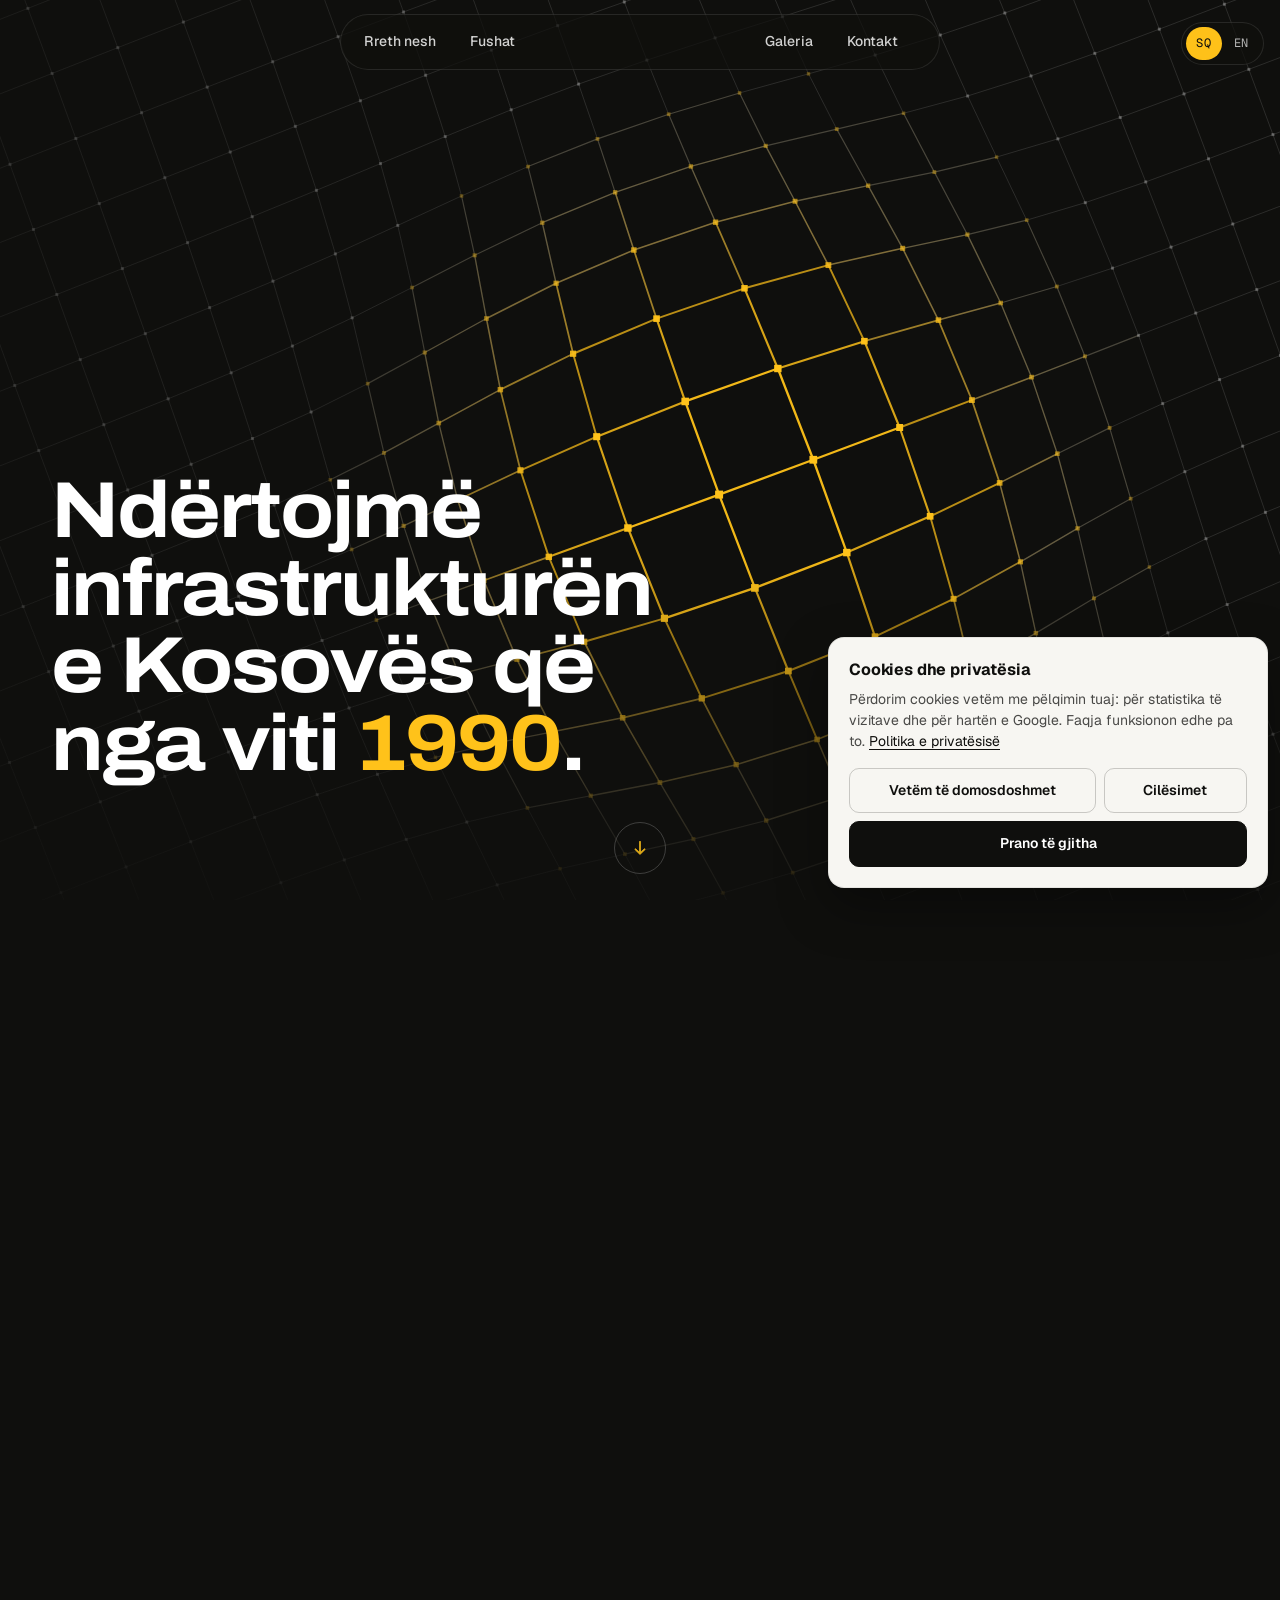
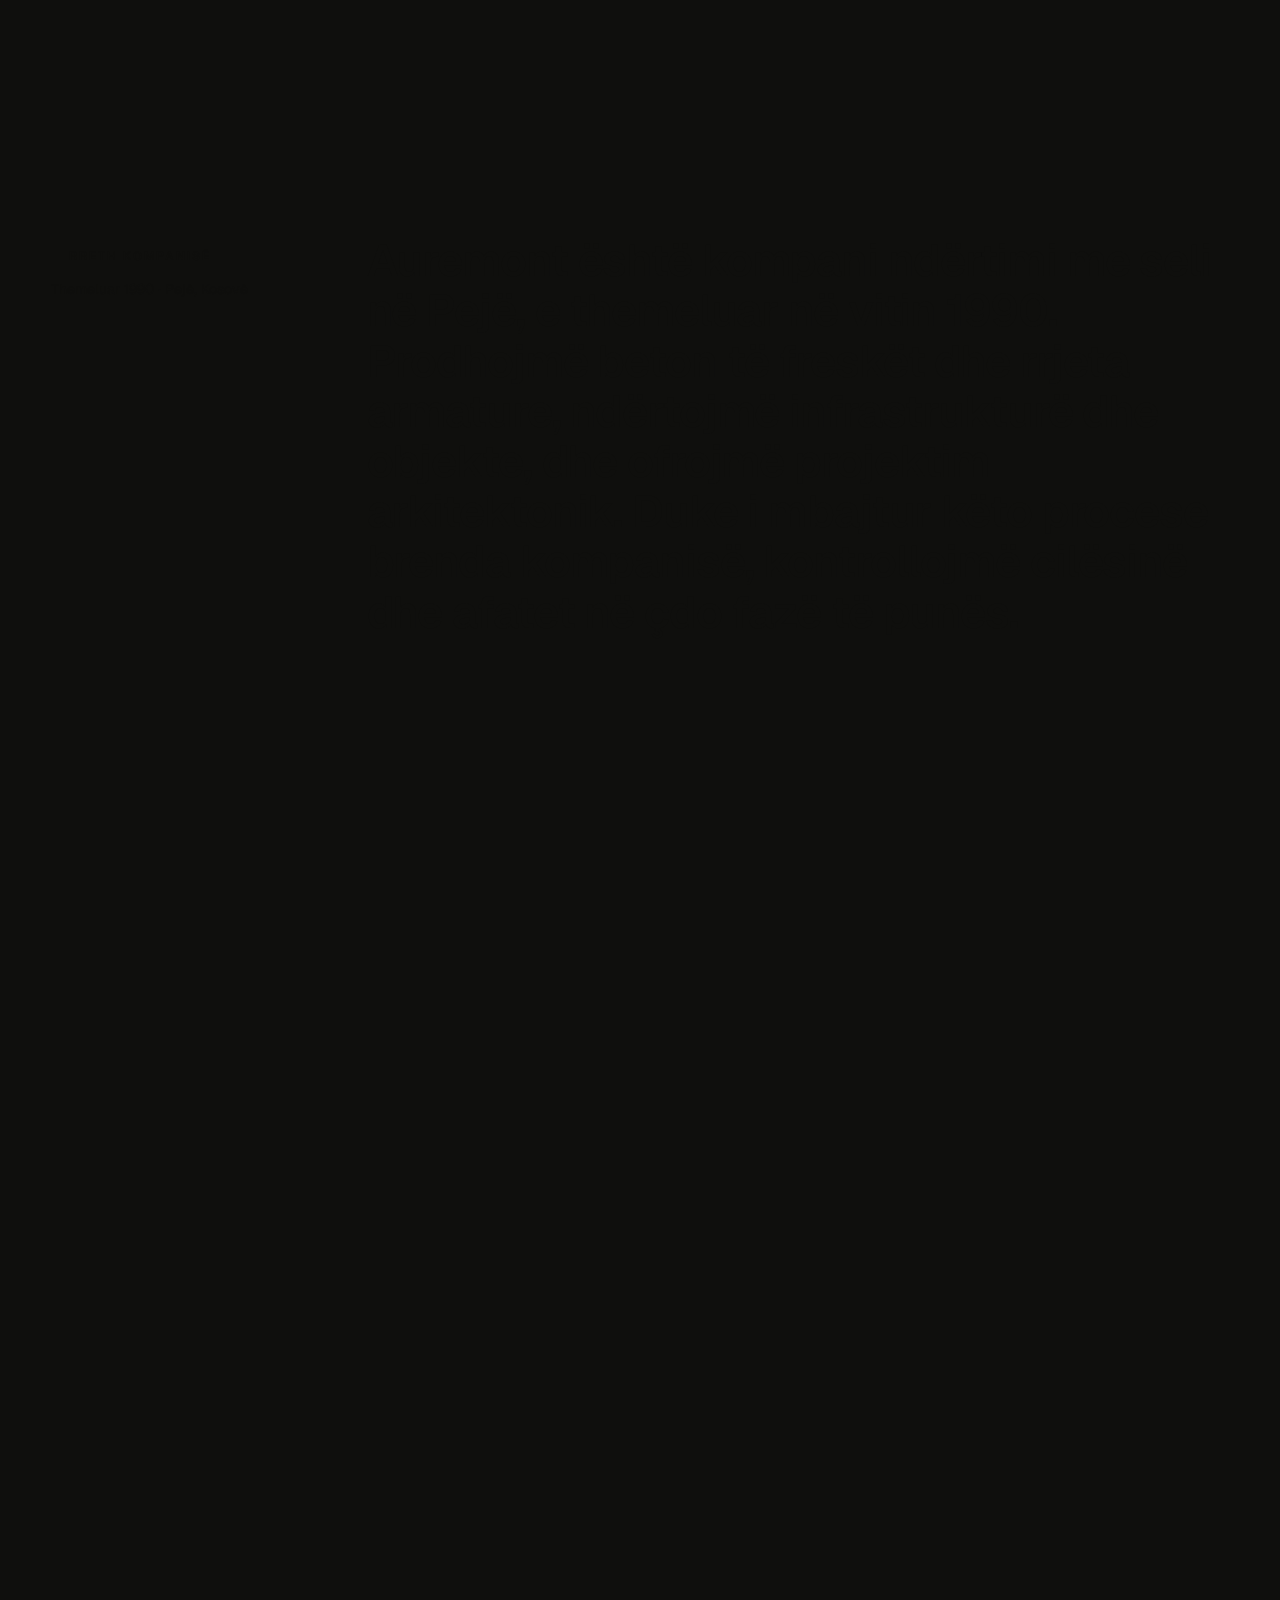
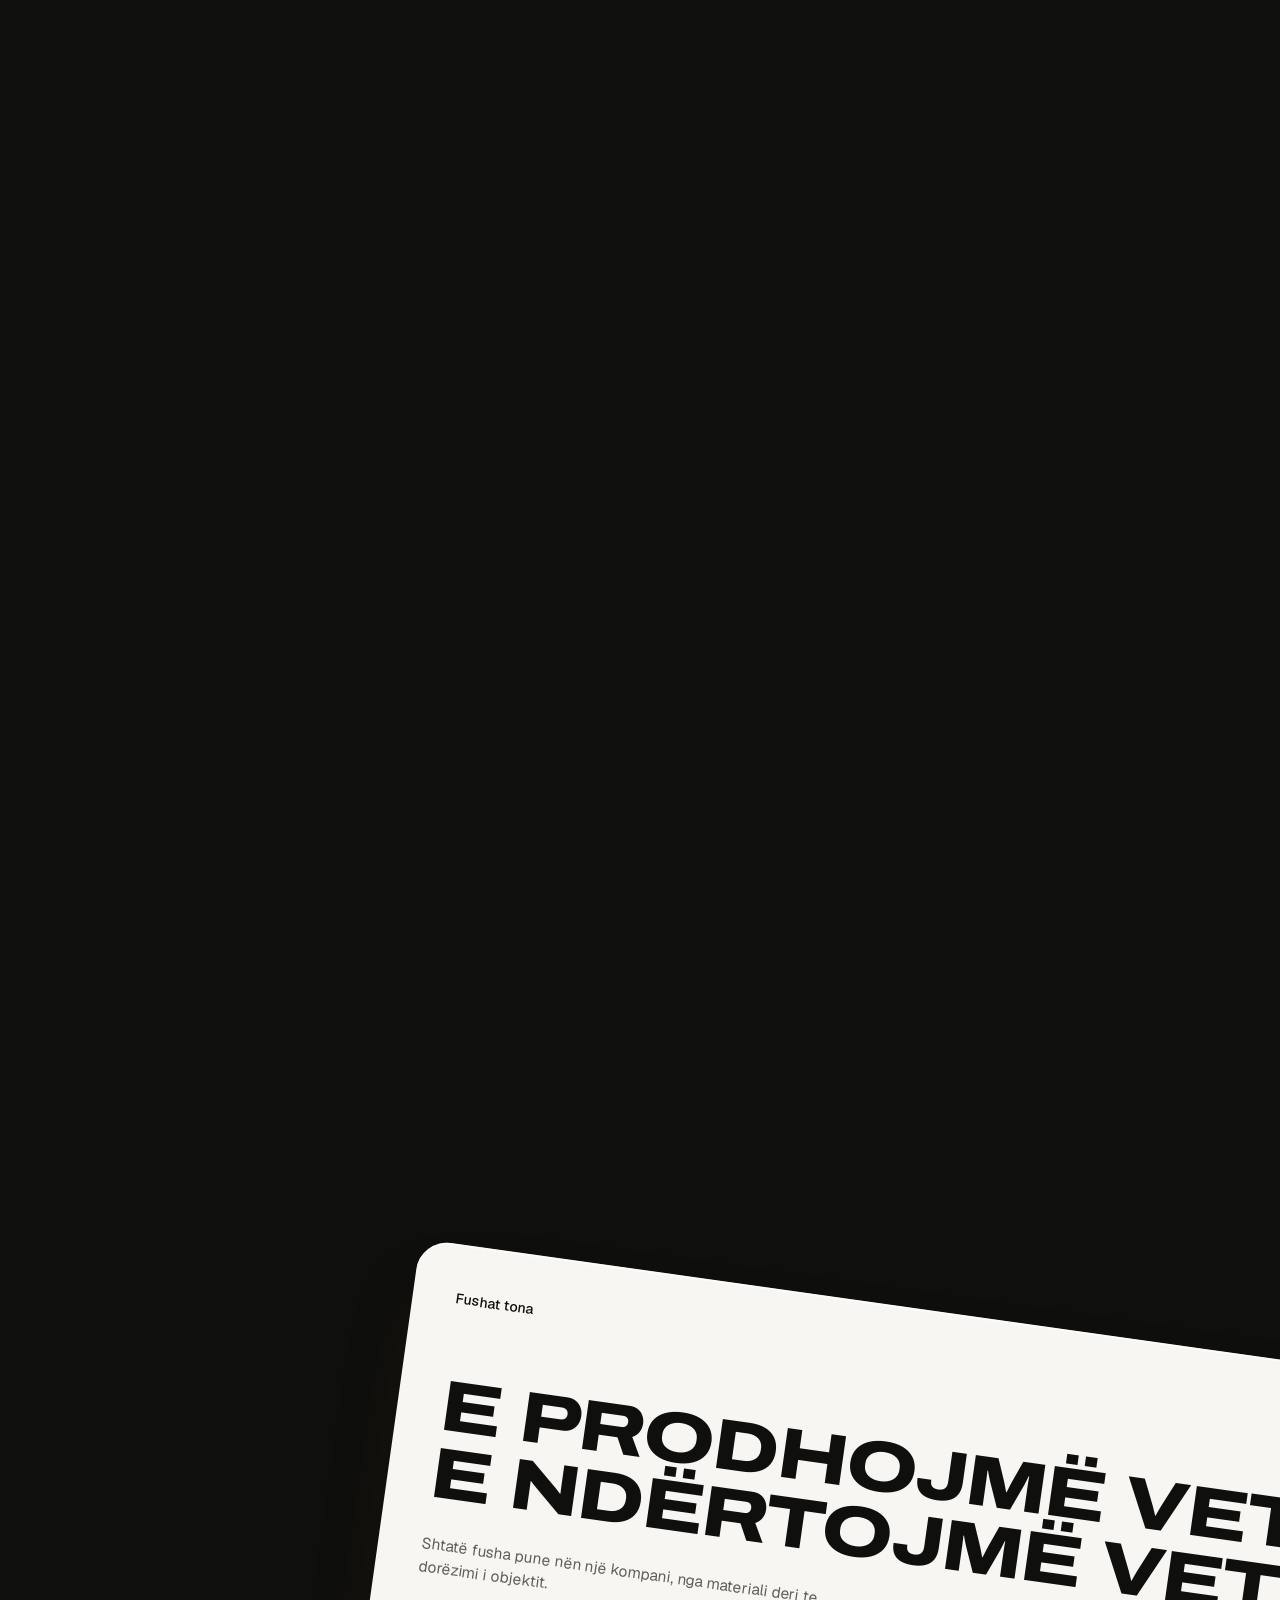
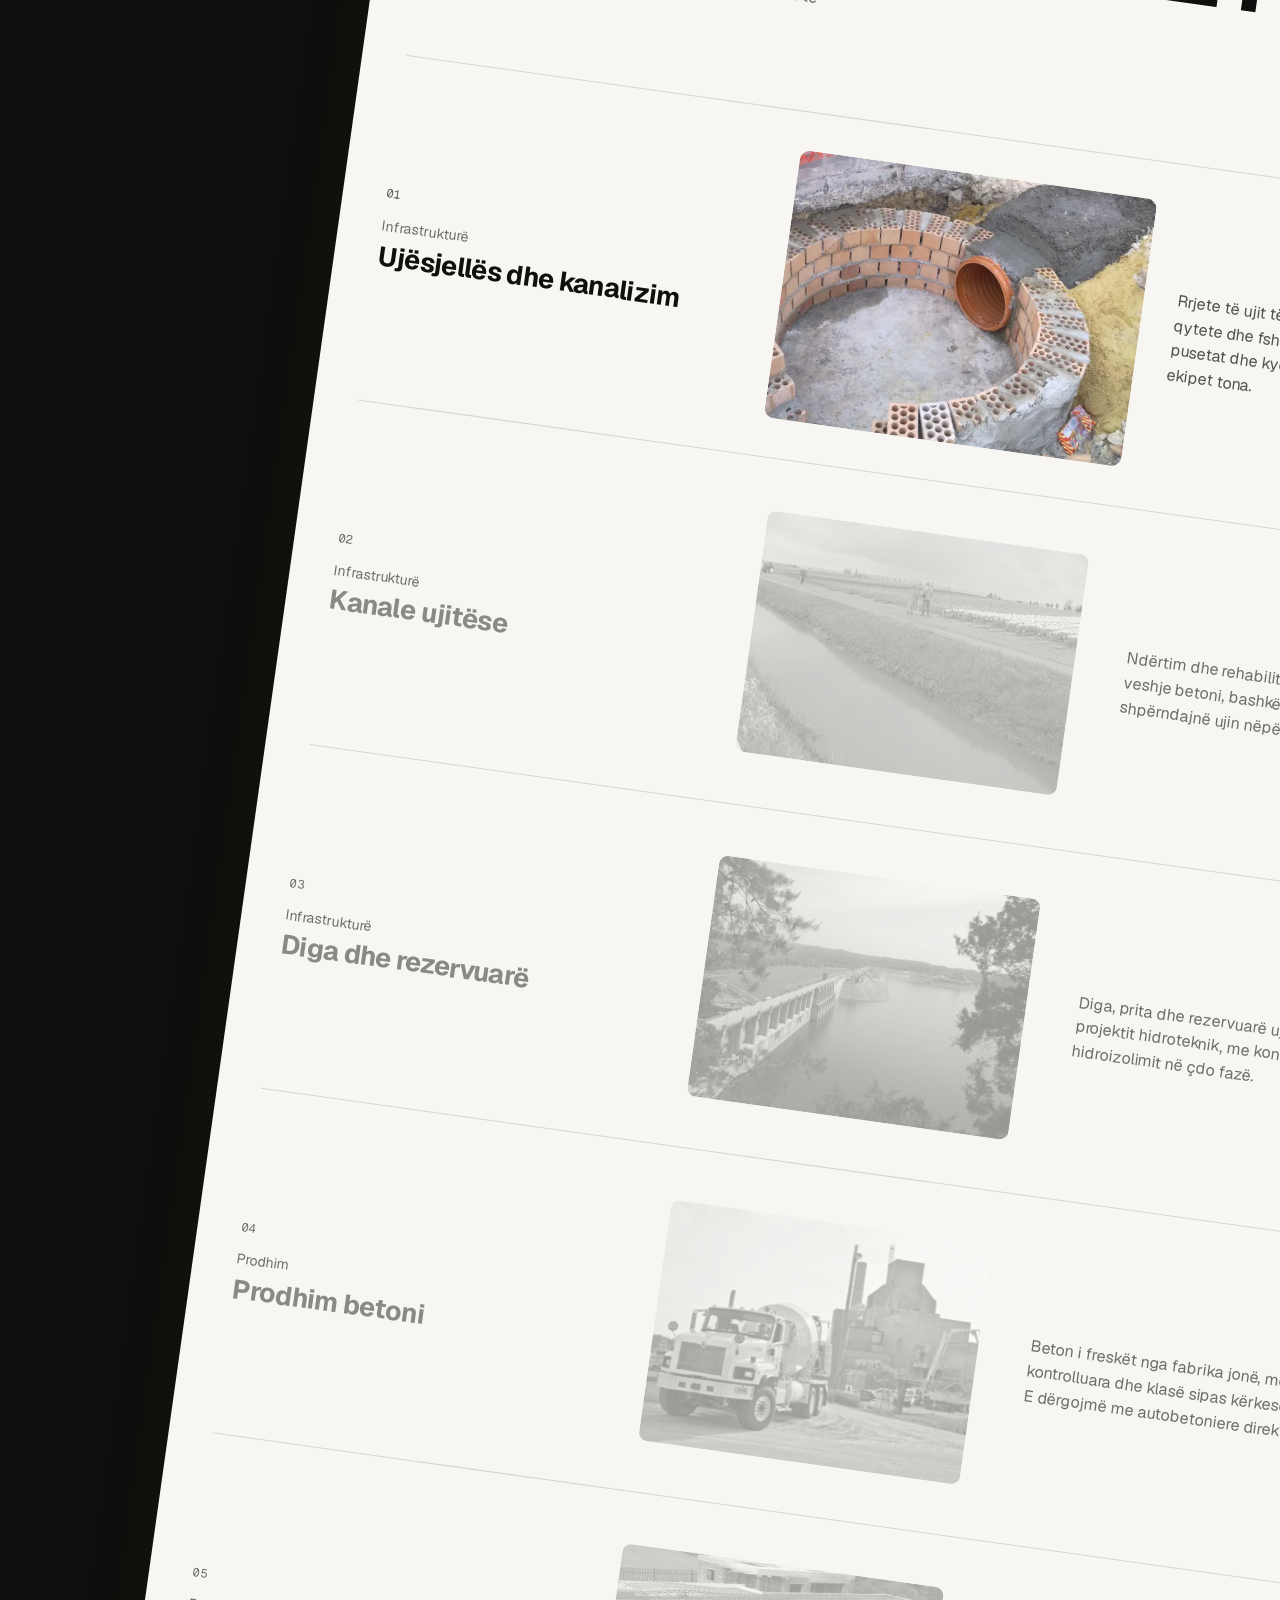
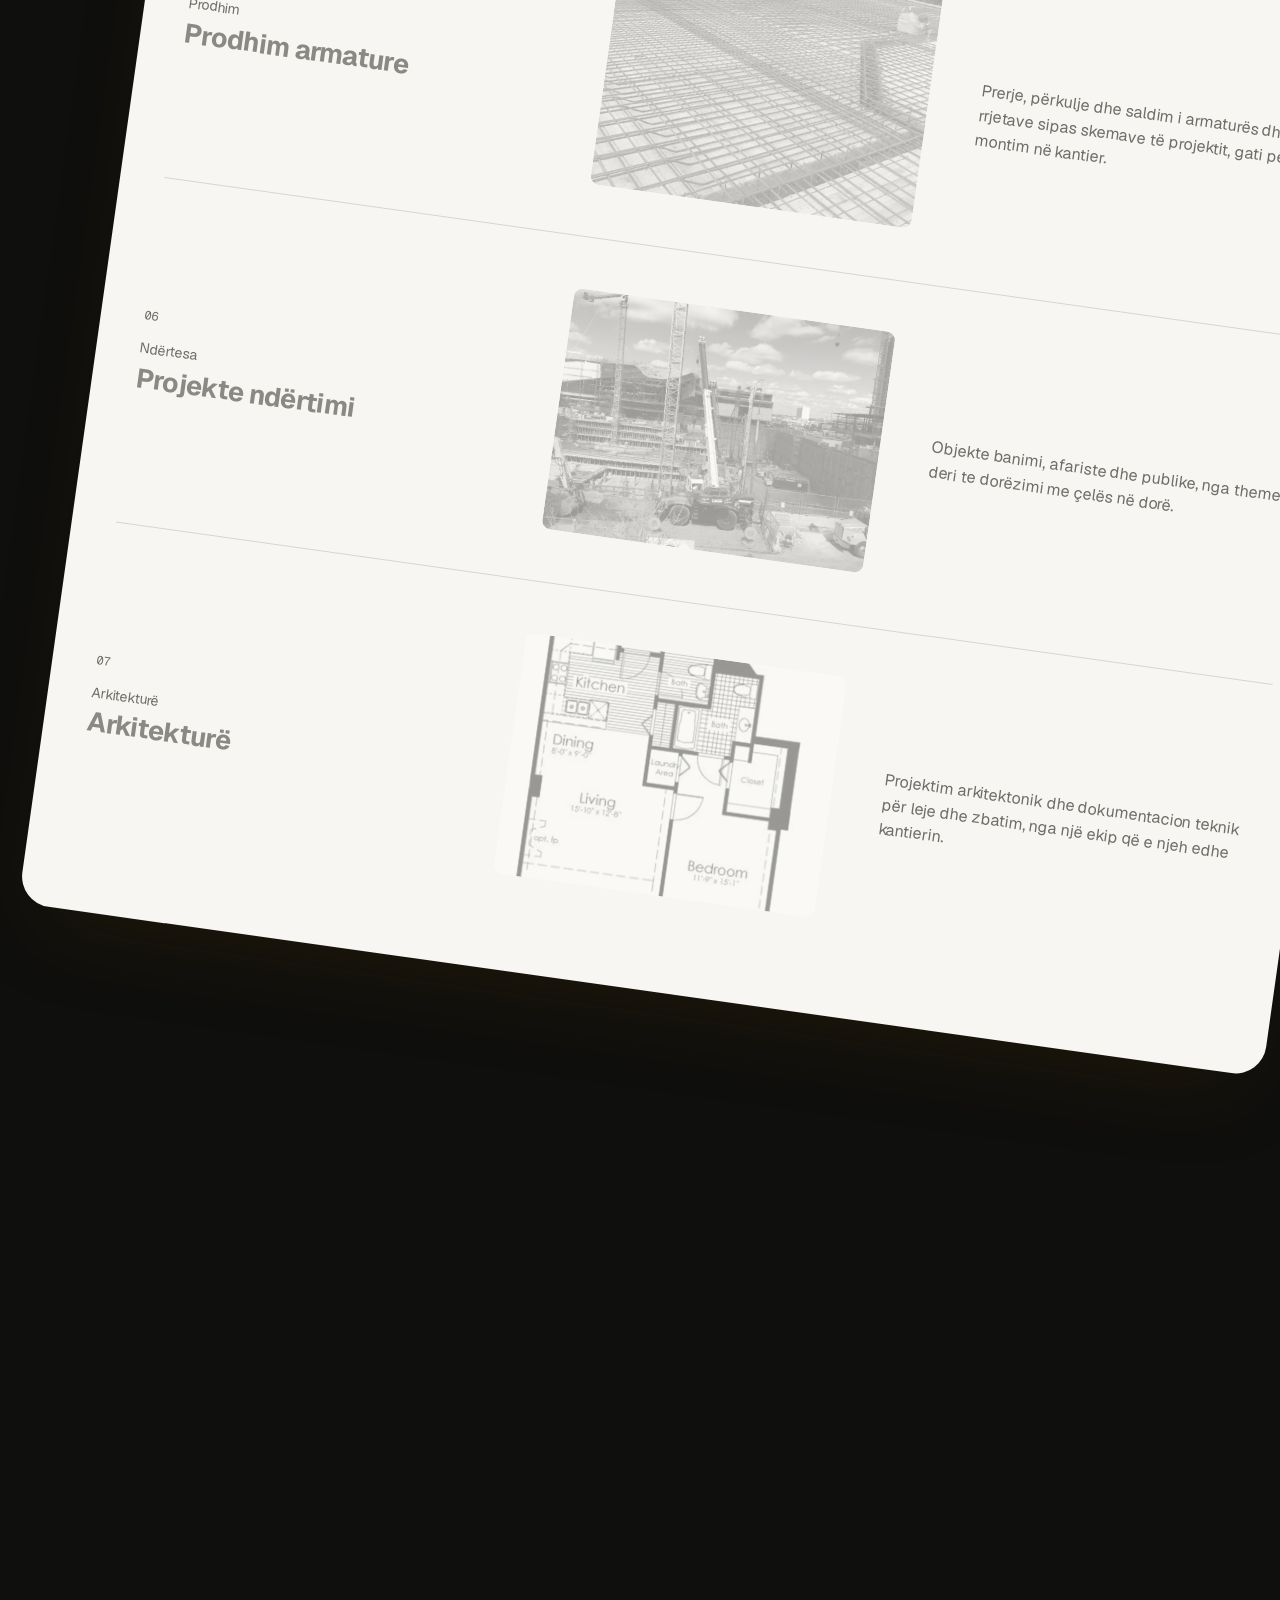
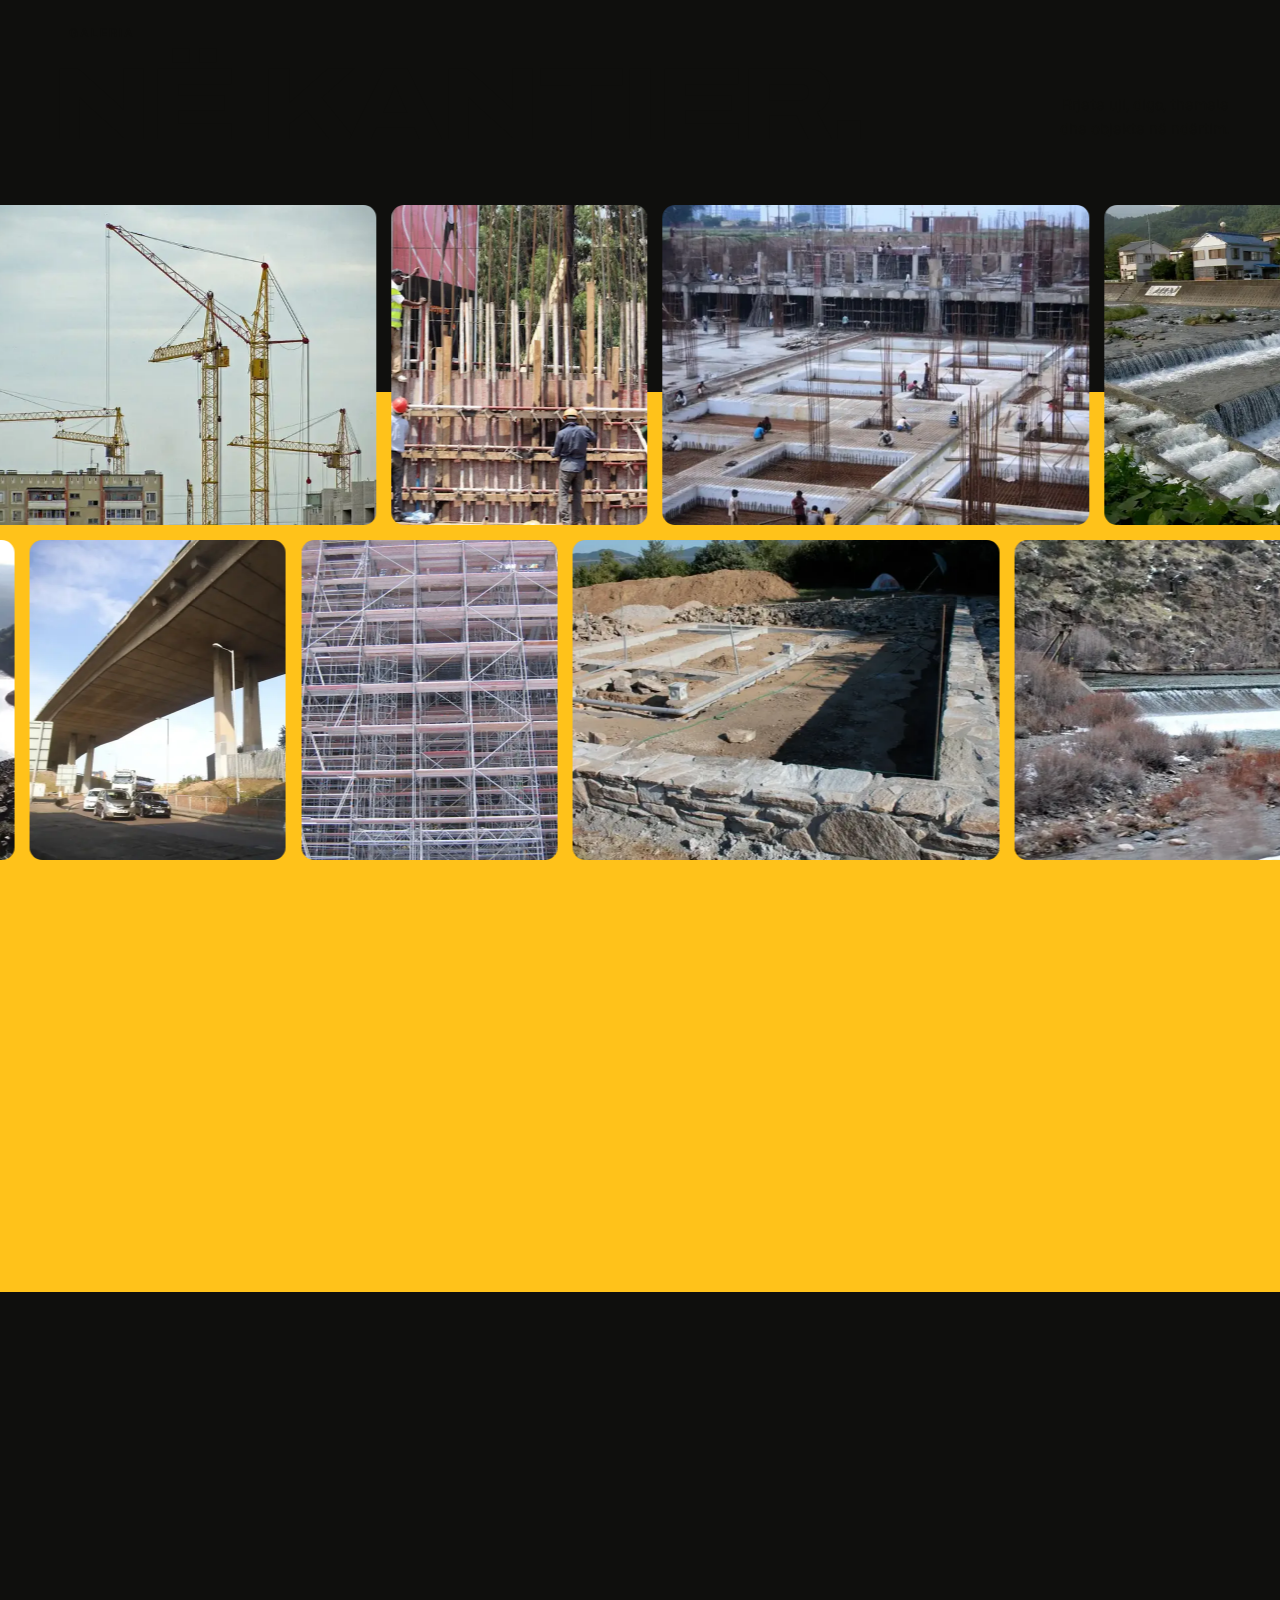
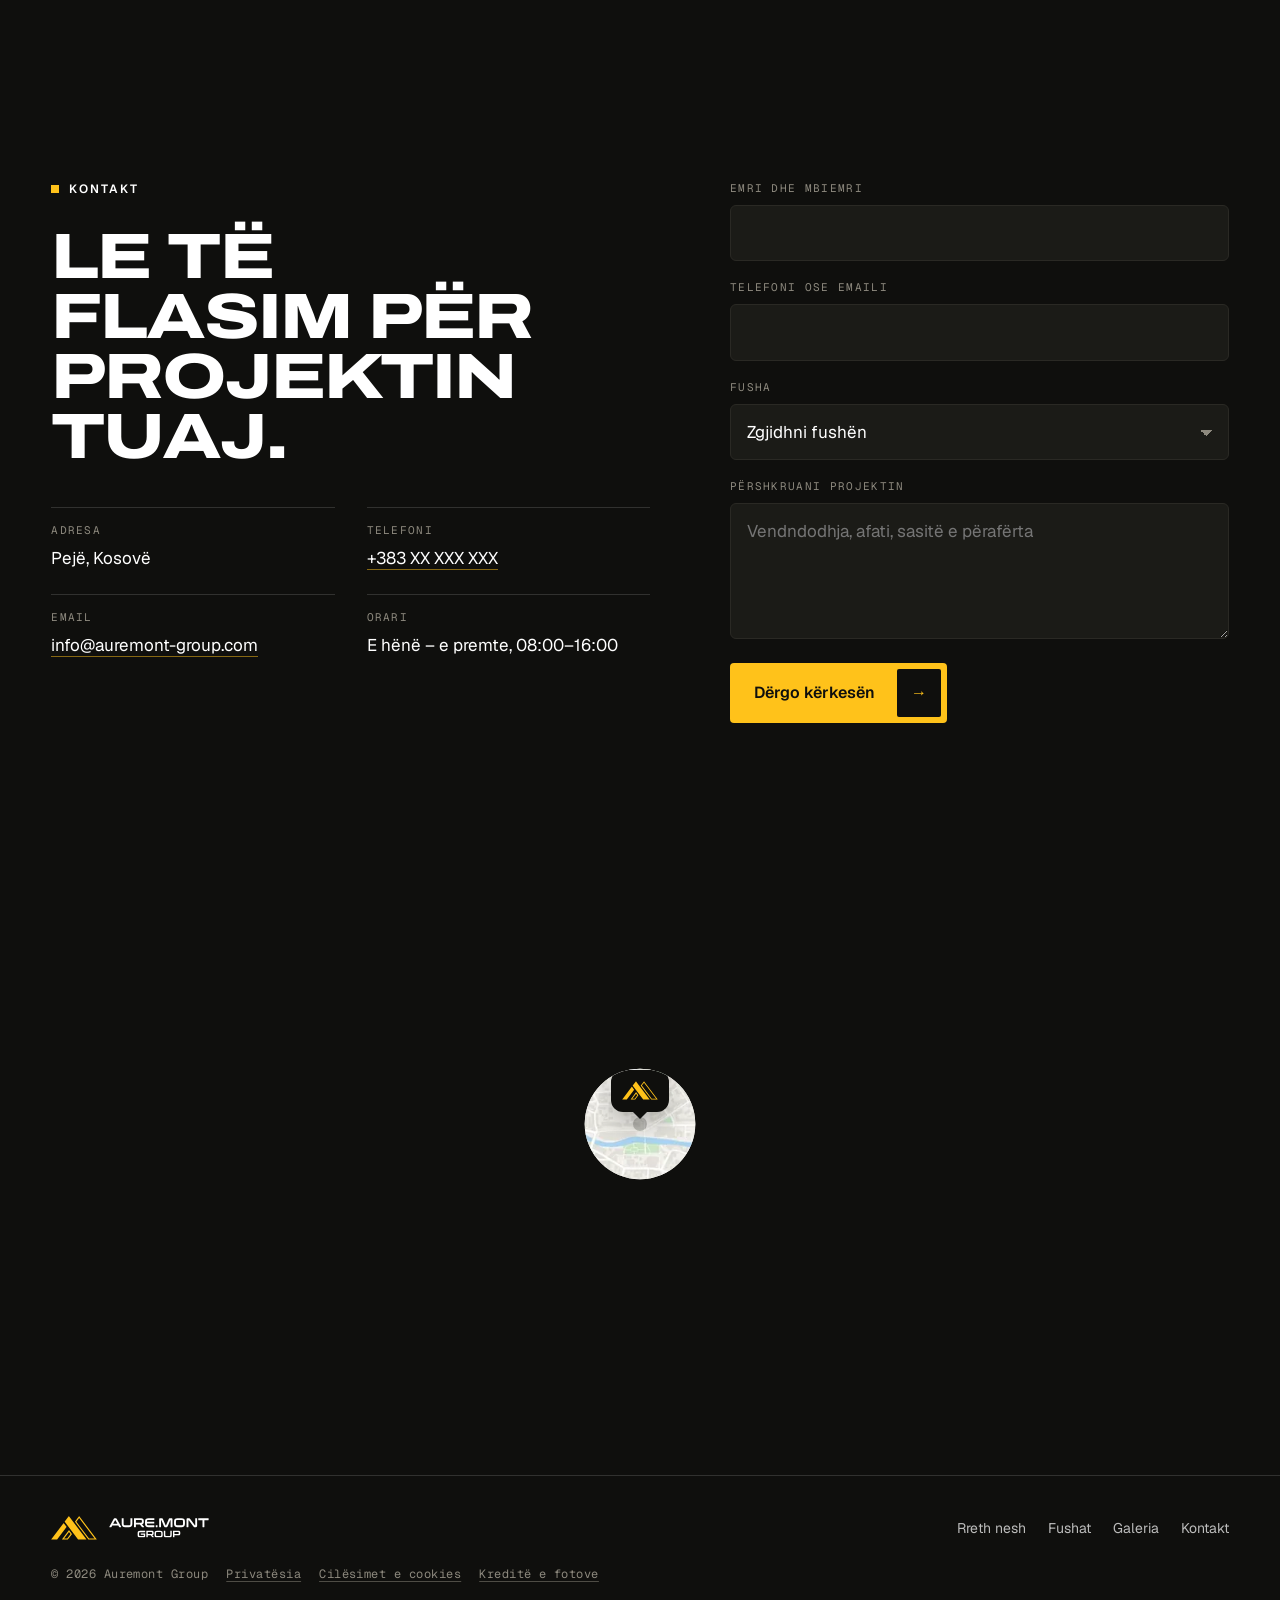
<file: index.html>
<!doctype html>
<html lang="sq" data-page="home">
<head>
<meta charset="utf-8">
<meta name="viewport" content="width=device-width, initial-scale=1, viewport-fit=cover">
<title>Auremont Group | Kompani ndërtimi në Pejë, Kosovë</title>
<meta name="description" content="Kompani ndërtimi në Pejë që nga viti 1990: ujësjellës e kanalizim, kanale ujitëse, diga, prodhim betoni e armature, ndërtesa dhe arkitekturë.">
<meta name="robots" content="index, follow, max-image-preview:large">
<link rel="canonical" href="https://auremont-group.com/">
<link rel="alternate" hreflang="sq" href="https://auremont-group.com/">
<link rel="alternate" hreflang="en" href="https://auremont-group.com/en/">
<link rel="alternate" hreflang="x-default" href="https://auremont-group.com/">
<meta name="theme-color" content="#0F0F0D">
<meta name="format-detection" content="telephone=no">
<meta property="og:type" content="website">
<meta property="og:site_name" content="Auremont Group">
<meta property="og:locale" content="sq_AL">
<meta property="og:locale:alternate" content="en_US">
<meta property="og:title" content="Auremont Group | Kompani ndërtimi në Pejë, Kosovë">
<meta property="og:description" content="Kompani ndërtimi në Pejë që nga viti 1990: ujësjellës e kanalizim, kanale ujitëse, diga, prodhim betoni e armature, ndërtesa dhe arkitekturë.">
<meta property="og:url" content="https://auremont-group.com/">
<meta property="og:image" content="https://auremont-group.com/assets/og/og-sq.jpg">
<meta property="og:image:width" content="1200">
<meta property="og:image:height" content="630">
<meta property="og:image:alt" content="Auremont Group, kompani ndërtimi në Pejë që nga viti 1990">
<meta name="twitter:card" content="summary_large_image">
<link rel="icon" href="favicon.ico" sizes="32x32">
<link rel="icon" href="assets/logo/favicon.svg" type="image/svg+xml">
<link rel="apple-touch-icon" href="assets/logo/apple-touch-icon.png">
<link rel="manifest" href="site.webmanifest">
<link rel="preload" href="assets/fonts/archivo.woff2" as="font" type="font/woff2" crossorigin>
<link rel="preload" href="assets/fonts/geist.woff2" as="font" type="font/woff2" crossorigin>
<link rel="stylesheet" href="css/style.css?v=d3173fdf">
<script>(function(d){d.classList.add('js');if(d.getAttribute('data-page')==='home')d.classList.add('is-intro')})(document.documentElement)</script>
<script src="js/consent.js?v=0e183a5d" defer></script>
<script type="application/ld+json">{"@context":"https://schema.org","@graph":[{"@type":"GeneralContractor","@id":"https://auremont-group.com/#company","name":"Auremont Group","url":"https://auremont-group.com/","logo":"https://auremont-group.com/assets/logo/icon-512.png","image":"https://auremont-group.com/assets/og/og-sq.jpg","description":"Kompani ndërtimi në Pejë që nga viti 1990: ujësjellës e kanalizim, kanale ujitëse, diga, prodhim betoni e armature, ndërtesa dhe arkitekturë.","foundingDate":"1990","email":"info@auremont-group.com","address":{"@type":"PostalAddress","addressLocality":"Pejë","addressCountry":"XK"},"geo":{"@type":"GeoCoordinates","latitude":42.6593,"longitude":20.2883},"areaServed":{"@type":"Country","name":"Kosovë"},"knowsAbout":["Ujësjellës dhe kanalizim","Kanale ujitëse","Diga dhe rezervuarë","Prodhim betoni","Prodhim armature","Projekte ndërtimi","Arkitekturë"],"hasMap":"https://share.google/pdYurMQRCZzFXRY7z"},{"@type":"WebSite","@id":"https://auremont-group.com/#website","url":"https://auremont-group.com/","name":"Auremont Group","inLanguage":["sq","en"],"publisher":{"@id":"https://auremont-group.com/#company"}}]}</script>
</head>
<body>
<svg width="0" height="0" style="position:absolute" aria-hidden="true">
  <symbol id="logo-mark" viewBox="134.2 118.9 85.9 44.6"><path fill-rule="evenodd" d="M 163.171875 139.546875 L 145.574219 162.8125 C 145.511719 162.898438 145.417969 162.945312 145.3125 162.945312 L 135.039062 162.945312 C 134.910156 162.945312 134.800781 162.875 134.742188 162.761719 C 134.6875 162.644531 134.699219 162.515625 134.773438 162.414062 L 157.507812 132.355469 C 157.570312 132.269531 157.664062 132.222656 157.769531 132.222656 C 157.875 132.222656 157.96875 132.269531 158.035156 132.355469 L 163.171875 139.148438 C 163.261719 139.265625 163.261719 139.425781 163.171875 139.546875 Z M 159.8125 129.324219 L 167.246094 119.492188 C 167.308594 119.40625 167.402344 119.363281 167.507812 119.363281 C 167.613281 119.363281 167.707031 119.40625 167.773438 119.492188 L 200.203125 162.378906 C 200.28125 162.480469 200.292969 162.609375 200.234375 162.722656 C 200.175781 162.839844 200.066406 162.90625 199.9375 162.90625 L 185.070312 162.90625 C 184.964844 162.90625 184.871094 162.863281 184.808594 162.777344 L 159.8125 129.722656 C 159.722656 129.601562 159.722656 129.445312 159.8125 129.324219 Z M 214.707031 162.90625 C 214.671875 162.917969 214.636719 162.925781 214.597656 162.925781 L 204.546875 162.925781 C 204.507812 162.925781 204.472656 162.917969 204.4375 162.90625 L 204.351562 162.90625 C 204.242188 162.90625 204.152344 162.863281 204.085938 162.777344 L 179.089844 129.722656 C 179 129.601562 179 129.445312 179.089844 129.324219 L 186.523438 119.492188 C 186.589844 119.40625 186.679688 119.363281 186.789062 119.363281 C 186.894531 119.363281 186.988281 119.40625 187.050781 119.492188 L 219.480469 162.378906 C 219.558594 162.480469 219.570312 162.609375 219.515625 162.722656 C 219.457031 162.839844 219.347656 162.90625 219.21875 162.90625 Z M 215.664062 160.808594 L 186.789062 122.625 L 181.570312 129.523438 L 205.242188 160.828125 L 214.429688 160.828125 C 214.519531 160.816406 214.609375 160.808594 214.707031 160.808594 Z M 173.203125 152.8125 L 165.640625 162.8125 C 165.574219 162.898438 165.484375 162.945312 165.375 162.945312 L 155.101562 162.945312 C 154.972656 162.945312 154.863281 162.875 154.808594 162.761719 C 154.75 162.644531 154.761719 162.515625 154.839844 162.414062 L 167.539062 145.621094 C 167.601562 145.535156 167.695312 145.488281 167.800781 145.488281 C 167.910156 145.488281 168 145.535156 168.066406 145.621094 L 173.203125 152.414062 C 173.292969 152.53125 173.292969 152.691406 173.203125 152.8125 Z M 170.722656 152.613281 L 167.800781 148.753906 L 158.65625 160.84375 L 164.496094 160.84375 Z M 170.722656 152.613281 "/></symbol>
  <symbol id="logo-word" viewBox="102.9 173.2 148.5 29.4"><path d="M 111.535156 173.710938 C 110.75 173.710938 110.171875 173.992188 109.574219 175.128906 L 103.460938 186.332031 C 103.332031 186.59375 103.386719 186.761719 103.683594 186.761719 L 106.128906 186.761719 C 106.371094 186.761719 106.464844 186.703125 106.554688 186.535156 L 107.769531 184.261719 L 116.699219 184.261719 L 117.929688 186.535156 C 118.003906 186.703125 118.113281 186.761719 118.355469 186.761719 L 120.722656 186.761719 C 121.023438 186.761719 121.078125 186.59375 120.949219 186.332031 L 114.777344 175.128906 C 114.160156 173.992188 113.601562 173.710938 112.632812 173.710938 Z M 109.074219 181.839844 L 111.945312 176.488281 C 112 176.394531 112.054688 176.359375 112.148438 176.359375 L 112.261719 176.359375 C 112.355469 176.359375 112.429688 176.394531 112.484375 176.488281 L 115.375 181.839844 Z M 122.179688 173.710938 C 121.898438 173.710938 121.769531 173.839844 121.769531 174.121094 L 121.769531 181.839844 C 121.769531 185.417969 123.203125 186.761719 126.988281 186.761719 L 132.335938 186.761719 C 136.121094 186.761719 137.558594 185.417969 137.558594 181.839844 L 137.558594 174.121094 C 137.558594 173.839844 137.425781 173.710938 137.148438 173.710938 L 135.117188 173.710938 C 134.855469 173.710938 134.707031 173.839844 134.707031 174.121094 L 134.707031 181.558594 C 134.707031 183.535156 134.164062 184.113281 132.246094 184.113281 L 127.082031 184.113281 C 125.160156 184.113281 124.601562 183.535156 124.601562 181.558594 L 124.601562 174.121094 C 124.601562 173.839844 124.472656 173.710938 124.191406 173.710938 Z M 140.578125 173.710938 C 140.203125 173.710938 140.019531 173.898438 140.019531 174.269531 L 140.019531 186.351562 C 140.019531 186.628906 140.148438 186.761719 140.429688 186.761719 L 142.441406 186.761719 C 142.722656 186.761719 142.851562 186.628906 142.851562 186.351562 L 142.851562 182.734375 L 148.761719 182.734375 L 151.726562 186.519531 C 151.855469 186.6875 151.949219 186.761719 152.246094 186.761719 L 154.746094 186.761719 C 155.042969 186.761719 155.136719 186.460938 154.988281 186.277344 L 151.875 182.417969 C 153.71875 182.042969 154.578125 180.777344 154.578125 178.613281 L 154.578125 177.53125 C 154.578125 174.960938 153.347656 173.710938 150.570312 173.710938 Z M 142.851562 180.273438 L 142.851562 176.527344 C 142.851562 176.378906 142.925781 176.320312 143.09375 176.320312 L 149.992188 176.320312 C 151.242188 176.320312 151.726562 176.789062 151.726562 177.925781 L 151.726562 178.707031 C 151.726562 179.824219 151.257812 180.273438 149.992188 180.273438 Z M 161.625 173.710938 C 157.839844 173.710938 156.402344 175.070312 156.402344 178.632812 L 156.402344 181.839844 C 156.402344 185.398438 157.839844 186.761719 161.625 186.761719 L 169.828125 186.761719 C 170.085938 186.761719 170.238281 186.628906 170.238281 186.351562 L 170.238281 184.542969 C 170.238281 184.28125 170.085938 184.132812 169.828125 184.132812 L 161.644531 184.132812 C 159.722656 184.132812 159.21875 183.589844 159.21875 181.632812 L 159.21875 181.410156 L 169.714844 181.410156 C 169.976562 181.410156 170.125 181.28125 170.125 181 L 170.125 179.339844 C 170.125 179.0625 169.976562 178.929688 169.714844 178.929688 L 159.21875 178.929688 L 159.21875 178.835938 C 159.21875 176.878906 159.722656 176.339844 161.644531 176.339844 L 169.828125 176.339844 C 170.085938 176.339844 170.238281 176.191406 170.238281 175.929688 L 170.238281 174.121094 C 170.238281 173.839844 170.085938 173.710938 169.828125 173.710938 Z M 172.734375 184.152344 C 172.453125 184.152344 172.324219 184.28125 172.324219 184.5625 L 172.324219 186.351562 C 172.324219 186.628906 172.453125 186.761719 172.734375 186.761719 L 174.5625 186.761719 C 174.839844 186.761719 174.972656 186.628906 174.972656 186.351562 L 174.972656 184.5625 C 174.972656 184.28125 174.839844 184.152344 174.5625 184.152344 Z M 179.015625 173.710938 C 177.730469 173.710938 177.394531 174.175781 177.394531 175.648438 L 177.394531 186.351562 C 177.394531 186.628906 177.527344 186.761719 177.804688 186.761719 L 179.761719 186.761719 C 180.042969 186.761719 180.171875 186.628906 180.171875 186.351562 L 180.171875 176.621094 C 180.171875 176.488281 180.226562 176.433594 180.339844 176.433594 L 180.507812 176.433594 C 180.636719 176.433594 180.695312 176.46875 180.75 176.582031 L 184.386719 184.933594 C 184.964844 186.332031 185.558594 186.761719 186.773438 186.761719 L 187.835938 186.761719 C 189.046875 186.761719 189.660156 186.332031 190.21875 184.933594 L 193.820312 176.582031 C 193.855469 176.46875 193.929688 176.433594 194.078125 176.433594 L 194.246094 176.433594 C 194.339844 176.433594 194.378906 176.488281 194.378906 176.621094 L 194.378906 186.351562 C 194.378906 186.628906 194.527344 186.761719 194.789062 186.761719 L 196.746094 186.761719 C 197.023438 186.761719 197.175781 186.628906 197.175781 186.351562 L 197.175781 175.648438 C 197.175781 174.195312 196.820312 173.710938 195.535156 173.710938 L 193.464844 173.710938 C 192.347656 173.710938 191.953125 173.933594 191.488281 175.128906 L 187.683594 184.074219 C 187.648438 184.1875 187.554688 184.242188 187.425781 184.242188 L 187.199219 184.242188 C 187.089844 184.242188 186.996094 184.1875 186.941406 184.074219 L 183.117188 175.128906 C 182.632812 173.933594 182.222656 173.710938 181.125 173.710938 Z M 204.722656 173.710938 C 200.941406 173.710938 199.503906 175.070312 199.503906 178.632812 L 199.503906 181.839844 C 199.503906 185.398438 200.941406 186.761719 204.722656 186.761719 L 210.464844 186.761719 C 214.25 186.761719 215.683594 185.417969 215.683594 181.839844 L 215.683594 178.632812 C 215.683594 175.054688 214.25 173.710938 210.464844 173.710938 Z M 202.339844 178.835938 C 202.339844 176.878906 202.878906 176.339844 204.816406 176.339844 L 210.355469 176.339844 C 212.292969 176.339844 212.832031 176.878906 212.832031 178.835938 L 212.832031 181.632812 C 212.832031 183.589844 212.292969 184.132812 210.355469 184.132812 L 204.816406 184.132812 C 202.878906 184.132812 202.339844 183.589844 202.339844 181.632812 Z M 219.691406 173.710938 C 218.519531 173.710938 218.035156 174.175781 218.035156 175.648438 L 218.035156 186.351562 C 218.035156 186.628906 218.164062 186.761719 218.445312 186.761719 L 220.4375 186.761719 C 220.699219 186.761719 220.847656 186.628906 220.847656 186.351562 L 220.847656 176.621094 C 220.847656 176.488281 220.886719 176.433594 221 176.433594 L 221.164062 176.433594 C 221.277344 176.433594 221.332031 176.46875 221.40625 176.5625 L 228.285156 185.660156 C 228.863281 186.480469 229.089844 186.761719 230.429688 186.761719 L 232.089844 186.761719 C 233.265625 186.761719 233.769531 186.292969 233.769531 184.820312 L 233.769531 174.121094 C 233.769531 173.839844 233.636719 173.710938 233.359375 173.710938 L 231.363281 173.710938 C 231.082031 173.710938 230.953125 173.839844 230.953125 174.121094 L 230.953125 183.851562 C 230.953125 183.984375 230.898438 184.039062 230.804688 184.039062 L 230.636719 184.039062 C 230.523438 184.039062 230.449219 184 230.394531 183.910156 L 223.53125 174.8125 C 222.9375 173.992188 222.714844 173.710938 221.371094 173.710938 Z M 235.855469 173.710938 C 235.59375 173.710938 235.445312 173.839844 235.445312 174.121094 L 235.445312 175.949219 C 235.445312 176.226562 235.59375 176.359375 235.855469 176.359375 L 241.726562 176.359375 L 241.726562 186.351562 C 241.726562 186.628906 241.875 186.761719 242.136719 186.761719 L 244.167969 186.761719 C 244.449219 186.761719 244.5625 186.628906 244.5625 186.351562 L 244.5625 176.359375 L 250.433594 176.359375 C 250.710938 176.359375 250.863281 176.226562 250.863281 175.949219 L 250.863281 174.121094 C 250.863281 173.839844 250.710938 173.710938 250.433594 173.710938 Z M 235.855469 173.710938 "/><path d="M 149.300781 192.210938 C 146.484375 192.210938 145.414062 193.207031 145.414062 195.875 L 145.414062 198.261719 C 145.414062 200.925781 146.484375 201.925781 149.300781 201.925781 L 154.894531 201.925781 C 156.019531 201.925781 156.617188 201.355469 156.617188 199.800781 L 156.617188 196.5 C 156.617188 196.222656 156.476562 196.082031 156.199219 196.082031 L 150.410156 196.082031 C 150.214844 196.082031 150.105469 196.191406 150.105469 196.386719 L 150.105469 197.609375 C 150.105469 197.816406 150.214844 197.914062 150.410156 197.914062 L 154.476562 197.914062 C 154.589844 197.914062 154.644531 197.96875 154.644531 198.109375 L 154.644531 199.136719 C 154.644531 199.761719 154.4375 199.96875 153.949219 199.96875 L 149.371094 199.96875 C 147.941406 199.96875 147.523438 199.550781 147.523438 198.082031 L 147.523438 196.082031 C 147.523438 194.609375 147.941406 194.179688 149.371094 194.179688 L 156.324219 194.179688 C 156.519531 194.179688 156.628906 194.082031 156.628906 193.875 L 156.628906 192.515625 C 156.628906 192.304688 156.519531 192.210938 156.324219 192.210938 Z M 158.796875 192.210938 C 158.515625 192.210938 158.378906 192.347656 158.378906 192.625 L 158.378906 201.621094 C 158.378906 201.828125 158.476562 201.925781 158.683594 201.925781 L 160.183594 201.925781 C 160.390625 201.925781 160.488281 201.828125 160.488281 201.621094 L 160.488281 198.925781 L 164.886719 198.925781 L 167.09375 201.746094 C 167.191406 201.871094 167.261719 201.925781 167.484375 201.925781 L 169.34375 201.925781 C 169.566406 201.925781 169.636719 201.703125 169.523438 201.566406 L 167.207031 198.691406 C 168.582031 198.414062 169.21875 197.46875 169.21875 195.859375 L 169.21875 195.054688 C 169.21875 193.140625 168.304688 192.210938 166.234375 192.210938 Z M 160.488281 197.09375 L 160.488281 194.304688 C 160.488281 194.195312 160.542969 194.152344 160.667969 194.152344 L 165.804688 194.152344 C 166.734375 194.152344 167.09375 194.5 167.09375 195.347656 L 167.09375 195.929688 C 167.09375 196.761719 166.75 197.09375 165.804688 197.09375 Z M 174.464844 192.210938 C 171.648438 192.210938 170.578125 193.222656 170.578125 195.875 L 170.578125 198.261719 C 170.578125 200.914062 171.648438 201.925781 174.464844 201.925781 L 178.742188 201.925781 C 181.558594 201.925781 182.628906 200.925781 182.628906 198.261719 L 182.628906 195.875 C 182.628906 193.207031 181.558594 192.210938 178.742188 192.210938 Z M 172.691406 196.027344 C 172.691406 194.570312 173.09375 194.167969 174.535156 194.167969 L 178.660156 194.167969 C 180.101562 194.167969 180.503906 194.570312 180.503906 196.027344 L 180.503906 198.109375 C 180.503906 199.566406 180.101562 199.96875 178.660156 199.96875 L 174.535156 199.96875 C 173.09375 199.96875 172.691406 199.566406 172.691406 198.109375 Z M 184.65625 192.210938 C 184.445312 192.210938 184.347656 192.304688 184.347656 192.515625 L 184.347656 198.261719 C 184.347656 200.925781 185.417969 201.925781 188.234375 201.925781 L 192.21875 201.925781 C 195.039062 201.925781 196.105469 200.925781 196.105469 198.261719 L 196.105469 192.515625 C 196.105469 192.304688 196.007812 192.210938 195.800781 192.210938 L 194.289062 192.210938 C 194.09375 192.210938 193.984375 192.304688 193.984375 192.515625 L 193.984375 198.054688 C 193.984375 199.523438 193.582031 199.953125 192.152344 199.953125 L 188.304688 199.953125 C 186.875 199.953125 186.460938 199.523438 186.460938 198.054688 L 186.460938 192.515625 C 186.460938 192.304688 186.363281 192.210938 186.152344 192.210938 Z M 198.355469 192.210938 C 198.078125 192.210938 197.9375 192.347656 197.9375 192.625 L 197.9375 201.621094 C 197.9375 201.828125 198.035156 201.925781 198.246094 201.925781 L 199.742188 201.925781 C 199.953125 201.925781 200.046875 201.828125 200.046875 201.621094 L 200.046875 198.996094 L 205.796875 198.996094 C 207.917969 198.996094 208.78125 197.96875 208.78125 196.097656 L 208.78125 195.054688 C 208.78125 193.195312 207.917969 192.210938 205.796875 192.210938 Z M 200.046875 197.082031 L 200.046875 194.320312 C 200.046875 194.207031 200.105469 194.152344 200.230469 194.152344 L 205.363281 194.152344 C 206.308594 194.152344 206.65625 194.527344 206.65625 195.359375 L 206.65625 195.886719 C 206.65625 196.707031 206.308594 197.082031 205.363281 197.082031 Z M 200.046875 197.082031 "/></symbol>
</svg>

<a class="skip" href="#main" data-i18n="skip">Kalo te përmbajtja</a>

<div class="intro" aria-hidden="true">
  <div class="intro__brand">
    <svg class="intro__mark"><use href="#logo-mark"/></svg>
    <svg class="intro__word"><use href="#logo-word"/></svg>
  </div>
</div>

<header class="nav">
  <nav class="nav__pill" aria-label="Kryesore" data-i18n-attr="aria-label:nav.main">
    <span class="nav__bg" aria-hidden="true"></span>
    <ul class="nav__links nav__links--l">
      <li><a href="#about" data-i18n="nav.about">Rreth nesh</a></li>
      <li><a href="#fields" data-i18n="nav.fields">Fushat</a></li>
    </ul>
    <a class="nav__brand" href="#top" aria-label="Auremont Group">
      <svg class="nav__mark"><use href="#logo-mark"/></svg>
      <svg class="nav__word"><use href="#logo-word"/></svg>
    </a>
    <ul class="nav__links nav__links--r">
      <li><a href="#gallery" data-i18n="nav.gallery">Galeria</a></li>
      <li><a href="#contact" data-i18n="nav.contact">Kontakt</a></li>
    </ul>
    <button class="nav__burger" type="button" aria-expanded="false" aria-controls="mmenu" data-i18n-attr="aria-label:nav.menu" aria-label="Menyja"><span></span><span></span></button>
  </nav>
  <nav class="lang" aria-label="Gjuha / Language">
    <a href="./" hreflang="sq" lang="sq" data-lang="sq" aria-current="true">SQ</a>
    <a href="en/" hreflang="en" lang="en" data-lang="en">EN</a>
  </nav>
</header>

<div class="mmenu" id="mmenu" hidden>
  <ul>
    <li><a href="#about" data-i18n="nav.about">Rreth nesh</a></li>
    <li><a href="#fields" data-i18n="nav.fields">Fushat</a></li>
    <li><a href="#gallery" data-i18n="nav.gallery">Galeria</a></li>
    <li><a href="#contact" data-i18n="nav.contact">Kontakt</a></li>
  </ul>
  <div class="mmenu__lang" role="group" aria-label="Gjuha / Language">
    <a href="./" hreflang="sq" lang="sq" data-lang="sq" aria-current="true">Shqip</a>
    <a href="en/" hreflang="en" lang="en" data-lang="en">English</a>
  </div>
</div>

<div class="tint" aria-hidden="true"></div>

<main id="main">

  <!-- 1. Hero: interactive grid -->
  <section class="hero" id="top">
    <canvas class="hero__grid" aria-hidden="true"></canvas>
    <div class="hero__shade" aria-hidden="true"></div>
    <div class="hero__foot wrap">
      <h1 class="hero__title" data-i18n-html="hero.title">Ndërtojmë infrastrukturën e Kosovës që nga viti <em>1990</em>.</h1>
    </div>
    <a class="hero__cue" href="#kosovo" data-i18n-attr="aria-label:hero.cue" aria-label="Lëvizni poshtë"><span class="hero__cue-in" aria-hidden="true"><svg viewBox="0 0 24 24"><path d="M12 4.5v14.5M6.5 13.5 12 19l5.5-5.5"/></svg><svg viewBox="0 0 24 24"><path d="M12 4.5v14.5M6.5 13.5 12 19l5.5-5.5"/></svg></span></a>
  </section>

  <!-- 2. Yellow ink opens into the map of Kosovo -->
  <section class="stage stage--open" id="kosovo" aria-labelledby="ks-l">
    <div class="stage__sticky">
      <svg class="stage__svg" aria-hidden="true">
        <defs>
          <filter id="ink-open" x="-25%" y="-25%" width="150%" height="150%">
            <feTurbulence type="fractalNoise" baseFrequency="0.008" numOctaves="3" seed="11" result="n"/>
            <feDisplacementMap in="SourceGraphic" in2="n" scale="0" xChannelSelector="R" yChannelSelector="G"/>
          </filter>
          <pattern id="grid-open" width="25" height="25" patternUnits="userSpaceOnUse"><path d="M25 0H0V25" fill="none" stroke="#0F0F0D" stroke-opacity=".1" stroke-width="1"/></pattern>
        </defs>
        <g class="stage__shape">
          <path class="stage__fill" fill="#FFC21A"/>
          <path class="stage__grid" fill="url(#grid-open)"/>
        </g>
        <g class="stage__pins"></g>
        <rect class="stage__cover" x="0" y="0" width="100%" height="100%" fill="#FFC21A" opacity="0"/>
      </svg>
      <div class="stage__text stage__text--l wrap-l">
        <p class="eyebrow eyebrow--light"><i></i><span data-i18n="ks.eyebrow">Selia · Pejë</span></p>
        <h2 class="stage__lead" id="ks-l" data-i18n="ks.l">Me seli në Pejë, me projekte në të gjithë Kosovën.</h2>
      </div>
      <div class="stage__text stage__text--r wrap-r">
        <p data-i18n="ks.r">Nga rrjetet e ujit te objektet, me beton dhe armaturë nga prodhimi ynë.</p>
      </div>
    </div>
  </section>

  <!-- 3. About: word-by-word reveal -->
  <section class="about" id="about" aria-labelledby="about-h">
    <div class="about__sticky">
      <div class="about__grid wrap">
        <div class="about__side">
          <h2 class="eyebrow" id="about-h"><i></i><span data-i18n="about.eyebrow">Rreth kompanisë</span></h2>
          <p class="about__meta" data-i18n="about.meta">Themeluar 1990 · Pejë, Kosovë</p>
        </div>
        <p class="about__text" data-i18n="about.text" data-split>Auremont është kompani ndërtimi me seli në Pejë, e themeluar në vitin 1990. Prodhojmë beton të freskët dhe rrjeta armature, ndërtojmë infrastrukturë dhe objekte, dhe ofrojmë projektim arkitektonik. Duke i mbajtur këto procese brenda kompanisë, kontrollojmë cilësinë dhe afatet në çdo fazë të punës.</p>
      </div>
    </div>
  </section>

  <!-- 4. Fields: tilted card, one field at a time -->
  <section class="fields" id="fields" aria-labelledby="fields-h">
    <div class="fields__back" aria-hidden="true">
      <p class="fields__since"><span class="fields__since-a" data-i18n="fields.since">Që nga</span><span class="fields__since-b">1990</span></p>
    </div>
    <div class="card-wrap">
      <article class="card">
        <header class="card__top">
          <span data-i18n="fields.label">Fushat tona</span>
          <span class="mono"><span class="card__idx">01</span> / 07</span>
        </header>
        <h2 class="card__title" id="fields-h">
          <span data-i18n="fields.t1">E prodhojmë</span>
          <span data-i18n="fields.t2">vetë.</span>
          <span class="card__title-2" data-i18n="fields.t3">E ndërtojmë vetë.</span>
        </h2>
        <p class="card__sub" data-i18n="fields.sub">Shtatë fusha pune nën një kompani, nga materiali deri te dorëzimi i objektit.</p>
        <ol class="rows">
          <li class="row" data-group="infra">
            <div class="row__head"><span class="row__n mono">01</span><span class="row__g" data-i18n="g.infra">Infrastrukturë</span><h3 class="row__t" data-i18n="f1.t">Ujësjellës dhe kanalizim</h3></div>
            <figure class="row__media"><img src="assets/photos/01-water.webp" alt="" data-i18n-attr="alt:f1.alt" width="800" height="600" loading="lazy" decoding="async"></figure>
            <p class="row__d" data-i18n="f1.d">Rrjete të ujit të pijshëm dhe sisteme kanalizimi për qytete dhe fshatra. Gërmimin, shtrimin e gypave, pusetat dhe kyçjet në rrjetin ekzistues i kryejnë ekipet tona.</p>
          </li>
          <li class="row" data-group="infra">
            <div class="row__head"><span class="row__n mono">02</span><span class="row__g" data-i18n="g.infra">Infrastrukturë</span><h3 class="row__t" data-i18n="f2.t">Kanale ujitëse</h3></div>
            <figure class="row__media"><img src="assets/photos/02-canal.webp" alt="" data-i18n-attr="alt:f2.alt" width="800" height="600" loading="lazy" decoding="async"></figure>
            <p class="row__d" data-i18n="f2.d">Ndërtim dhe rehabilitim i kanaleve të ujitjes me veshje betoni, bashkë me portat dhe objektet që e shpërndajnë ujin nëpër parcela.</p>
          </li>
          <li class="row" data-group="infra">
            <div class="row__head"><span class="row__n mono">03</span><span class="row__g" data-i18n="g.infra">Infrastrukturë</span><h3 class="row__t" data-i18n="f3.t">Diga dhe rezervuarë</h3></div>
            <figure class="row__media"><img src="assets/photos/03-dam.webp" alt="" data-i18n-attr="alt:f3.alt" width="800" height="600" loading="lazy" decoding="async"></figure>
            <p class="row__d" data-i18n="f3.d">Diga, prita dhe rezervuarë uji të ndërtuar sipas projektit hidroteknik, me kontroll të betonit dhe të hidroizolimit në çdo fazë.</p>
          </li>
          <li class="row" data-group="prod">
            <div class="row__head"><span class="row__n mono">04</span><span class="row__g" data-i18n="g.prod">Prodhim</span><h3 class="row__t" data-i18n="f4.t">Prodhim betoni</h3></div>
            <figure class="row__media"><img src="assets/photos/04-concrete.webp" alt="" data-i18n-attr="alt:f4.alt" width="800" height="600" loading="lazy" decoding="async"></figure>
            <p class="row__d" data-i18n="f4.d">Beton i freskët nga fabrika jonë, me receta të kontrolluara dhe klasë sipas kërkesës së projektit. E dërgojmë me autobetoniere direkt në kantier.</p>
          </li>
          <li class="row" data-group="prod">
            <div class="row__head"><span class="row__n mono">05</span><span class="row__g" data-i18n="g.prod">Prodhim</span><h3 class="row__t" data-i18n="f5.t">Prodhim armature</h3></div>
            <figure class="row__media"><img src="assets/photos/05-rebar.webp" alt="" data-i18n-attr="alt:f5.alt" width="800" height="600" loading="lazy" decoding="async"></figure>
            <p class="row__d" data-i18n="f5.d">Prerje, përkulje dhe saldim i armaturës dhe i rrjetave sipas skemave të projektit, gati për montim në kantier.</p>
          </li>
          <li class="row" data-group="build">
            <div class="row__head"><span class="row__n mono">06</span><span class="row__g" data-i18n="g.build">Ndërtesa</span><h3 class="row__t" data-i18n="f6.t">Projekte ndërtimi</h3></div>
            <figure class="row__media"><img src="assets/photos/06-build.webp" alt="" data-i18n-attr="alt:f6.alt" width="800" height="600" loading="lazy" decoding="async"></figure>
            <p class="row__d" data-i18n="f6.d">Objekte banimi, afariste dhe publike, nga themelet deri te dorëzimi me çelës në dorë.</p>
          </li>
          <li class="row" data-group="arch">
            <div class="row__head"><span class="row__n mono">07</span><span class="row__g" data-i18n="g.arch">Arkitekturë</span><h3 class="row__t" data-i18n="f7.t">Arkitekturë</h3></div>
            <figure class="row__media"><img src="assets/photos/07-arch.webp" alt="" data-i18n-attr="alt:f7.alt" width="800" height="600" loading="lazy" decoding="async"></figure>
            <p class="row__d" data-i18n="f7.d">Projektim arkitektonik dhe dokumentacion teknik për leje dhe zbatim, nga një ekip që e njeh edhe kantierin.</p>
          </li>
        </ol>
      </article>
    </div>
  </section>

  <!-- 5. Gallery: two moving rows of photos, click to enlarge -->
  <section class="gallery" id="gallery" aria-labelledby="gallery-h">
    <div class="gallery__head wrap">
      <p class="eyebrow"><i></i><span data-i18n="gal.eyebrow">Galeria</span></p>
      <h2 class="gallery__h" id="gallery-h" data-i18n="gal.h">Në kantier.</h2>
      <p class="gallery__p" data-i18n="gal.p">Rrjete uji, diga, themele dhe objekte në ndërtim.</p>
    </div>
    <div class="gallery__rows">
      <div class="marquee" data-dir="-1">
        <div class="marquee__track">
          <button class="shot" type="button" data-i="0"><img src="assets/photos/g01.webp" srcset="assets/photos/g01-640.webp 640w, assets/photos/g01.webp 1024w" sizes="(max-width: 800px) 267px, (min-width: 1520px) 507px, 33vw" data-full="assets/photos/g01.webp" data-i18n-attr="alt:gal.a1" alt="Vinça ndërtimi mbi një lagje banimi" width="1024" height="768" loading="lazy" decoding="async"></button>
          <button class="shot" type="button" data-i="1"><img src="assets/photos/g02.webp" srcset="assets/photos/g02-640.webp 512w, assets/photos/g02.webp 597w" sizes="(max-width: 800px) 160px, (min-width: 1520px) 304px, 20vw" data-full="assets/photos/g02.webp" data-i18n-attr="alt:gal.a2" alt="Punëtorë duke montuar kallëpet e betonit" width="597" height="746" loading="lazy" decoding="async"></button>
          <button class="shot" type="button" data-i="2"><img src="assets/photos/g03.webp" srcset="assets/photos/g03-640.webp 640w, assets/photos/g03.webp 1024w" sizes="(max-width: 800px) 267px, (min-width: 1520px) 507px, 33vw" data-full="assets/photos/g03.webp" data-i18n-attr="alt:gal.a3" alt="Themele me armaturë në një kantier të madh" width="1024" height="768" loading="lazy" decoding="async"></button>
          <button class="shot" type="button" data-i="3"><img src="assets/photos/g04.webp" srcset="assets/photos/g04-640.webp 640w, assets/photos/g04.webp 1024w" sizes="(max-width: 800px) 267px, (min-width: 1520px) 507px, 33vw" data-full="assets/photos/g04.webp" data-i18n-attr="alt:gal.a4" alt="Prag uji me shkallë betoni në një lumë" width="1024" height="768" loading="lazy" decoding="async"></button>
          <button class="shot" type="button" data-i="4"><img src="assets/photos/g05.webp" srcset="assets/photos/g05-640.webp 640w, assets/photos/g05.webp 1024w" sizes="(max-width: 800px) 267px, (min-width: 1520px) 507px, 33vw" data-full="assets/photos/g05.webp" data-i18n-attr="alt:gal.a5" alt="Ekskavator pranë një muri mbajtës me blloqe betoni" width="1024" height="768" loading="lazy" decoding="async"></button>
        </div>
      </div>
      <div class="marquee" data-dir="1">
        <div class="marquee__track">
          <button class="shot" type="button" data-i="5"><img src="assets/photos/g06.webp" srcset="assets/photos/g06-640.webp 512w, assets/photos/g06.webp 614w" sizes="(max-width: 800px) 160px, (min-width: 1520px) 304px, 20vw" data-full="assets/photos/g06.webp" data-i18n-attr="alt:gal.a6" alt="Mbikalim betoni mbi një rrugë" width="614" height="768" loading="lazy" decoding="async"></button>
          <button class="shot" type="button" data-i="6"><img src="assets/photos/g07.webp" srcset="assets/photos/g07-640.webp 512w, assets/photos/g07.webp 614w" sizes="(max-width: 800px) 160px, (min-width: 1520px) 304px, 20vw" data-full="assets/photos/g07.webp" data-i18n-attr="alt:gal.a7" alt="Skela metalike në një ndërtesë në ndërtim" width="614" height="768" loading="lazy" decoding="async"></button>
          <button class="shot" type="button" data-i="7"><img src="assets/photos/g08.webp" srcset="assets/photos/g08-640.webp 640w, assets/photos/g08.webp 911w" sizes="(max-width: 800px) 267px, (min-width: 1520px) 507px, 33vw" data-full="assets/photos/g08.webp" data-i18n-attr="alt:gal.a8" alt="Themele guri të një objekti" width="911" height="683" loading="lazy" decoding="async"></button>
          <button class="shot" type="button" data-i="8"><img src="assets/photos/g09.webp" srcset="assets/photos/g09-640.webp 640w, assets/photos/g09.webp 885w" sizes="(max-width: 800px) 267px, (min-width: 1520px) 506px, 33vw" data-full="assets/photos/g09.webp" data-i18n-attr="alt:gal.a9" alt="Prag uji në një lumë malor" width="885" height="664" loading="lazy" decoding="async"></button>
          <button class="shot" type="button" data-i="9"><img src="assets/photos/g10.webp" srcset="assets/photos/g10-640.webp 640w, assets/photos/g10.webp 768w" sizes="(max-width: 800px) 267px, (min-width: 1520px) 507px, 33vw" data-full="assets/photos/g10.webp" data-i18n-attr="alt:gal.a10" alt="Rezervuar uji mes kodrave" width="768" height="576" loading="lazy" decoding="async"></button>
        </div>
      </div>
    </div>
  </section>

  <dialog class="lb" aria-labelledby="lb-count">
    <figure class="lb__fig"><img class="lb__img" alt=""></figure>
    <p class="lb__count mono" id="lb-count">01 / 10</p>
    <button class="lb__btn lb__close" type="button" data-i18n-attr="aria-label:gal.close" aria-label="Mbyll"><svg viewBox="0 0 24 24" aria-hidden="true"><path d="M6 6l12 12M18 6 6 18"/></svg></button>
    <button class="lb__btn lb__prev" type="button" data-i18n-attr="aria-label:gal.prev" aria-label="Fotoja e mëparshme"><svg viewBox="0 0 24 24" aria-hidden="true"><path d="M19 12H5M11 6l-6 6 6 6"/></svg></button>
    <button class="lb__btn lb__next" type="button" data-i18n-attr="aria-label:gal.next" aria-label="Fotoja tjetër"><svg viewBox="0 0 24 24" aria-hidden="true"><path d="M5 12h14M13 6l6 6-6 6"/></svg></button>
  </dialog>

  <!-- 6. The map closes -->
  <section class="stage stage--close" aria-labelledby="close-l">
    <div class="stage__sticky">
      <svg class="stage__svg" aria-hidden="true">
        <defs>
          <filter id="ink-close" x="-25%" y="-25%" width="150%" height="150%">
            <feTurbulence type="fractalNoise" baseFrequency="0.008" numOctaves="3" seed="4" result="n"/>
            <feDisplacementMap in="SourceGraphic" in2="n" scale="0" xChannelSelector="R" yChannelSelector="G"/>
          </filter>
          <pattern id="grid-close" width="25" height="25" patternUnits="userSpaceOnUse"><path d="M25 0H0V25" fill="none" stroke="#0F0F0D" stroke-opacity=".1" stroke-width="1"/></pattern>
        </defs>
        <g class="stage__shape">
          <path class="stage__fill" fill="#FFC21A"/>
          <path class="stage__grid" fill="url(#grid-close)"/>
        </g>
        <g class="stage__pins"></g>
        <rect class="stage__cover" x="0" y="0" width="100%" height="100%" fill="#FFC21A" opacity="1"/>
      </svg>
      <div class="stage__text stage__text--l wrap-l">
        <h2 class="stage__big" id="close-l" data-i18n="close.l">Na gjeni në Pejë.</h2>
      </div>
      <div class="stage__text stage__text--r wrap-r">
        <p data-i18n="close.r">Na tregoni për projektin tuaj dhe ne ju kontaktojmë.</p>
      </div>
    </div>
  </section>

  <!-- 7. Contact + Google Maps -->
  <section class="contact" id="contact" aria-labelledby="contact-h">
    <div class="contact__grid wrap">
      <div class="contact__info">
        <p class="eyebrow eyebrow--light"><i></i><span data-i18n="contact.eyebrow">Kontakt</span></p>
        <h2 class="contact__h" id="contact-h" data-i18n="contact.h">Le të flasim për projektin tuaj.</h2>
        <dl class="facts">
          <div><dt data-i18n="contact.addr">Adresa</dt><dd data-i18n="contact.addrv">Pejë, Kosovë</dd></div>
          <div><dt data-i18n="contact.phone">Telefoni</dt><dd><a href="tel:+383000000000">+383 XX XXX XXX</a></dd></div>
          <div><dt>Email</dt><dd><a href="mailto:info@auremont-group.com">info@auremont-group.com</a></dd></div>
          <div><dt data-i18n="contact.hours">Orari</dt><dd data-i18n="contact.hoursv">E hënë – e premte, 08:00–16:00</dd></div>
        </dl>
      </div>
      <form class="form" id="form" novalidate>
        <div class="form__row">
          <label for="f-name" data-i18n="form.name">Emri dhe mbiemri</label>
          <input id="f-name" name="name" type="text" autocomplete="name" required>
        </div>
        <div class="form__row">
          <label for="f-contact" data-i18n="form.contact">Telefoni ose emaili</label>
          <input id="f-contact" name="contact" type="text" autocomplete="email" required>
        </div>
        <div class="form__row">
          <label for="f-field" data-i18n="form.field">Fusha</label>
          <select id="f-field" name="field">
            <option value="" data-i18n="form.choose">Zgjidhni fushën</option>
            <option data-i18n="f1.t">Ujësjellës dhe kanalizim</option>
            <option data-i18n="f2.t">Kanale ujitëse</option>
            <option data-i18n="f3.t">Diga dhe rezervuarë</option>
            <option data-i18n="f4.t">Prodhim betoni</option>
            <option data-i18n="f5.t">Prodhim armature</option>
            <option data-i18n="f6.t">Projekte ndërtimi</option>
            <option data-i18n="f7.t">Arkitekturë</option>
          </select>
        </div>
        <div class="form__row">
          <label for="f-msg" data-i18n="form.msg">Përshkruani projektin</label>
          <textarea id="f-msg" name="message" rows="4" required data-i18n-attr="placeholder:form.msgph" placeholder="Vendndodhja, afati, sasitë e përafërta"></textarea>
        </div>
        <button class="btn btn--yellow" type="submit"><span data-i18n="form.send">Dërgo kërkesën</span><i aria-hidden="true">→</i></button>
        <p class="form__note" role="status" aria-live="polite"></p>
      </form>
    </div>
    <div class="wrap">
      <div class="map">
        <div class="map__frame" data-src="https://www.google.com/maps?q=42.6593,20.2883&amp;z=14&amp;hl=sq&amp;output=embed"></div>
        <div class="map__static">
          <img class="map__img" src="assets/map/peja.webp" srcset="assets/map/peja-1400.webp 1400w, assets/map/peja.webp 2800w" sizes="(max-width: 699px) 920px, min(100vw, 1460px)" data-i18n-attr="alt:map.alt" alt="Harta e Pejës me vendndodhjen e Auremont Group" width="2800" height="1600" loading="lazy" decoding="async">
          <span class="map__pin" aria-hidden="true"><svg class="map__pin-mark"><use href="#logo-mark"/></svg></span>
          <span class="map__attr">© OpenStreetMap · Overture Maps</span>
        </div>
        <div class="map__consent" hidden>
          <button class="map__load" type="button"><span data-i18n="map.load">Shfaq hartën interaktive</span></button>
          <p data-i18n="map.note">Ngarkohet nga Google Maps, që mund të vendosë cookies.</p>
        </div>
        <a class="map__card" href="https://share.google/pdYurMQRCZzFXRY7z" target="_blank" rel="noopener">
          <span class="map__card-t">Auremont Group</span>
          <span class="map__card-a" data-i18n="contact.addrv">Pejë, Kosovë</span>
          <span class="map__card-l"><span data-i18n="map.open">Hap në Google Maps</span> ↗</span>
        </a>
      </div>
    </div>
  </section>
</main>

<footer class="foot">
  <div class="foot__grid wrap">
    <a class="foot__logo" href="#top" aria-label="Auremont Group">
      <svg class="foot__mark"><use href="#logo-mark"/></svg>
      <svg class="foot__word"><use href="#logo-word"/></svg>
    </a>
    <ul class="foot__links">
      <li><a href="#about" data-i18n="nav.about">Rreth nesh</a></li>
      <li><a href="#fields" data-i18n="nav.fields">Fushat</a></li>
      <li><a href="#gallery" data-i18n="nav.gallery">Galeria</a></li>
      <li><a href="#contact" data-i18n="nav.contact">Kontakt</a></li>
    </ul>
    <ul class="foot__legal mono">
      <li>© <span class="foot__year">2026</span> Auremont Group</li>
      <li><a href="privatesia/" data-i18n="foot.privacy">Privatësia</a></li>
      <li><button type="button" data-cc-open data-i18n="foot.cookies">Cilësimet e cookies</button></li>
      <li><a href="assets/photos/CREDITS.md" data-i18n="foot.credits">Kreditë e fotove</a></li>
    </ul>
  </div>
</footer>

<section class="cc" aria-labelledby="cc-h" hidden>
  <div class="cc__box">
    <h2 class="cc__h" id="cc-h" data-i18n="cc.h">Cookies dhe privatësia</h2>
    <p class="cc__p"><span data-i18n="cc.p">Përdorim cookies vetëm me pëlqimin tuaj: për statistika anonime të vizitave dhe për hartën e Google. Faqja funksionon edhe pa to.</span> <a href="privatesia/" data-i18n="cc.more">Politika e privatësisë</a></p>
    <div class="cc__opts" hidden>
      <label class="cc__opt"><input type="checkbox" checked disabled><span><b data-i18n="cc.nec">Të domosdoshme</b><small data-i18n="cc.nec.d">Ruajnë zgjedhjen tuaj për cookies. Gjithmonë aktive.</small></span></label>
      <label class="cc__opt cc__opt--analytics"><input type="checkbox" name="analytics"><span><b data-i18n="cc.an">Statistika</b><small data-i18n="cc.an.d">Google Analytics, për të parë sa vizitorë ka faqja dhe cilat pjesë lexohen.</small></span></label>
      <label class="cc__opt"><input type="checkbox" name="maps"><span><b data-i18n="cc.maps">Harta e Google</b><small data-i18n="cc.maps.d">Ngarkon hartën interaktive të Google Maps te seksioni i kontaktit.</small></span></label>
    </div>
    <div class="cc__btns">
      <button type="button" class="cc__btn" data-cc="reject"><span data-i18n="cc.reject">Vetëm të domosdoshmet</span></button>
      <button type="button" class="cc__btn" data-cc="settings"><span data-i18n="cc.settings" data-i18n-attr="data-settings:cc.settings;data-save:cc.save" data-settings="Cilësimet" data-save="Ruaj zgjedhjen">Cilësimet</span></button>
      <button type="button" class="cc__btn cc__btn--yes" data-cc="accept"><span data-i18n="cc.accept">Prano të gjitha</span></button>
    </div>
  </div>
</section>


<script src="js/vendor/gsap.min.js" defer></script>
<script src="js/vendor/ScrollTrigger.min.js" defer></script>
<script src="js/vendor/lenis.min.js" defer></script>
<script src="js/vendor/flubber.min.js" defer></script>
<script src="js/kosovo-data.js?v=d11feb30" defer></script>
<script src="js/i18n.js?v=9edaa1d1" defer></script>
<script src="js/grid.js?v=0b3efde2" defer></script>
<script src="js/main.js?v=f6a06976" defer></script>
</body>
</html>
</file>
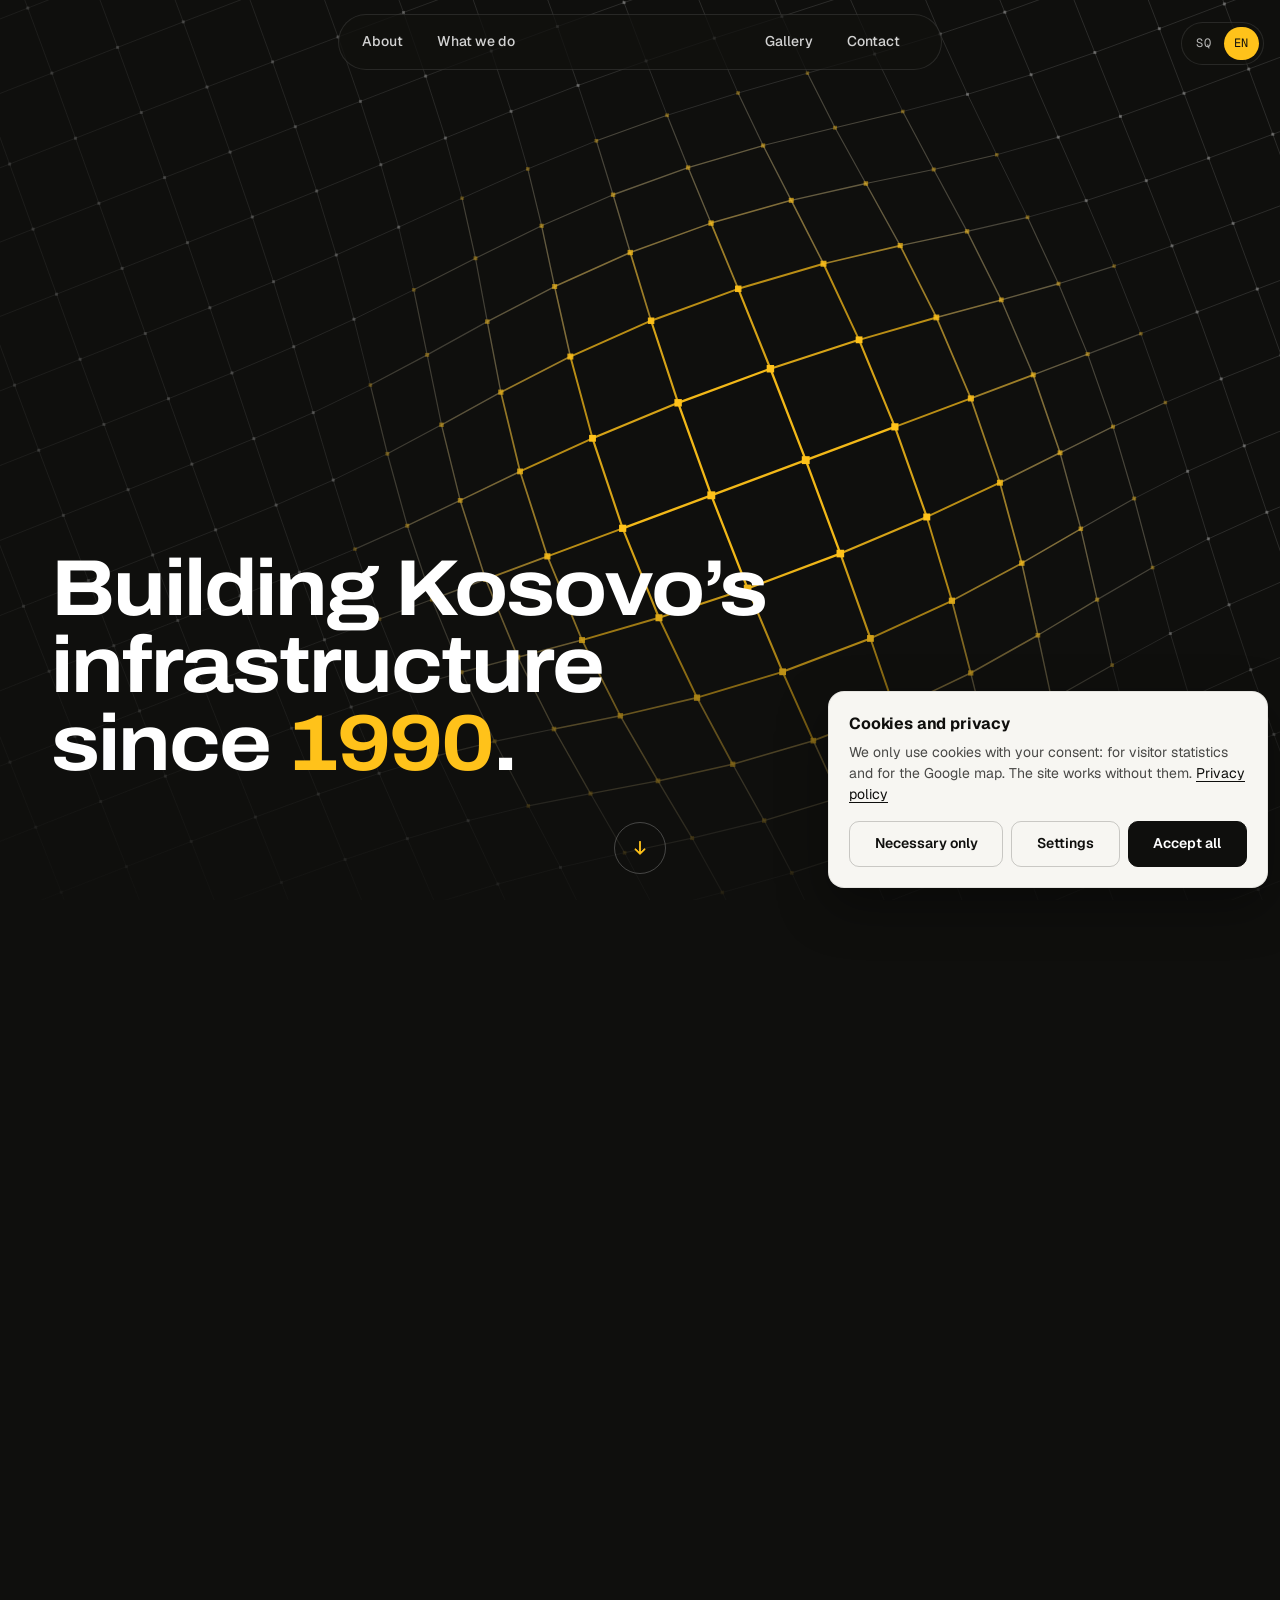
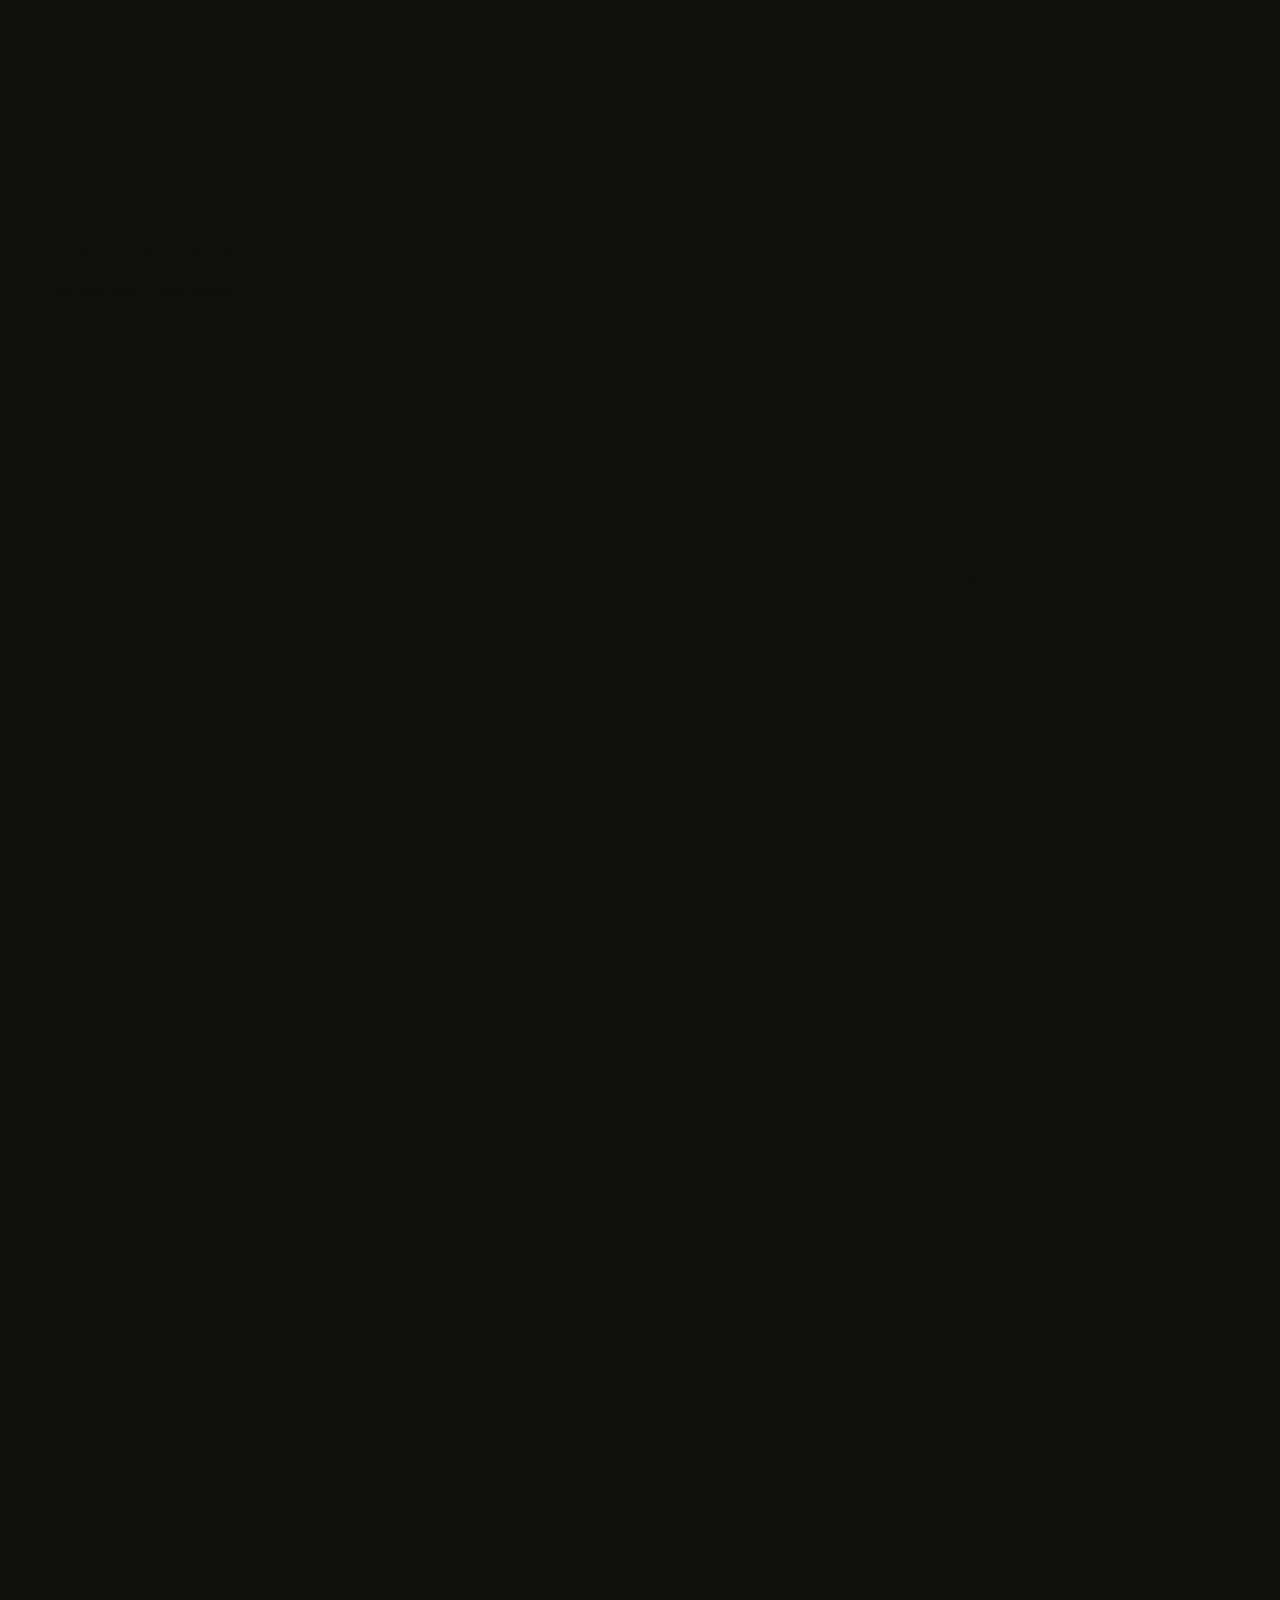
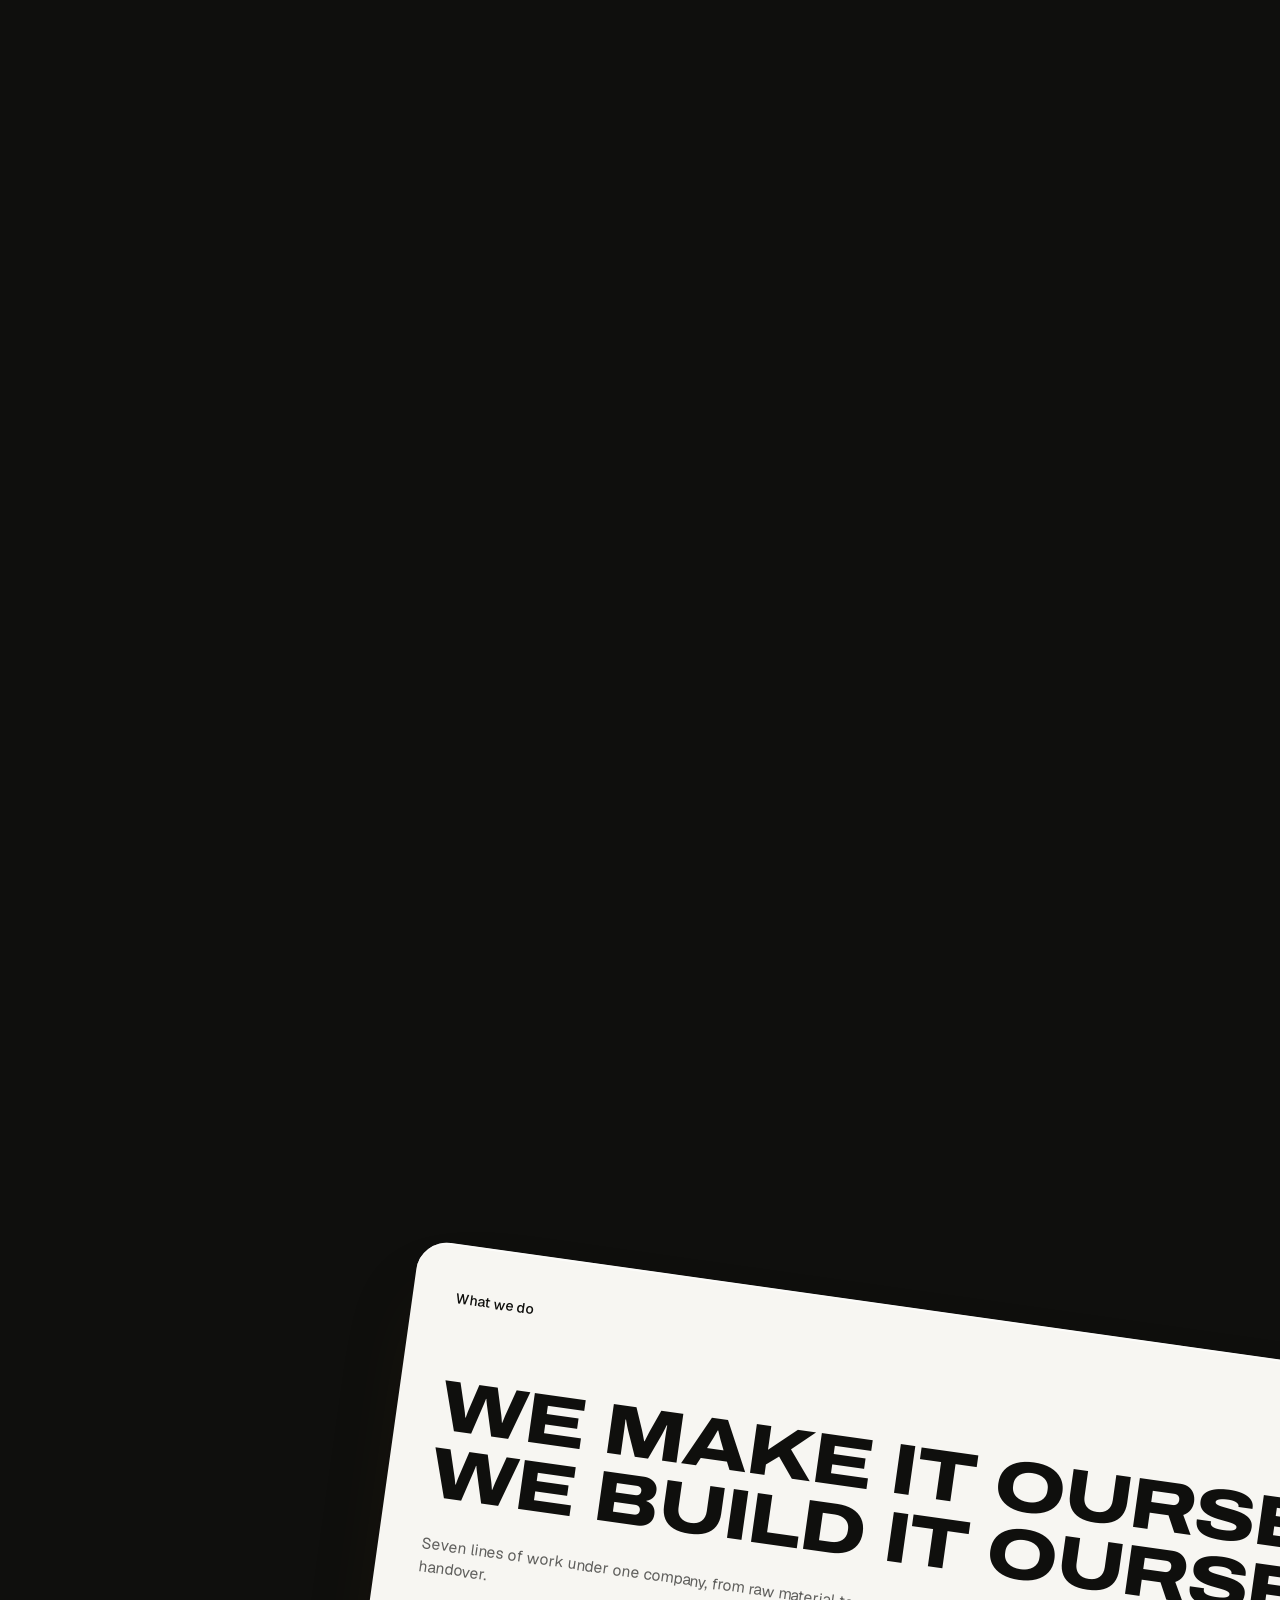
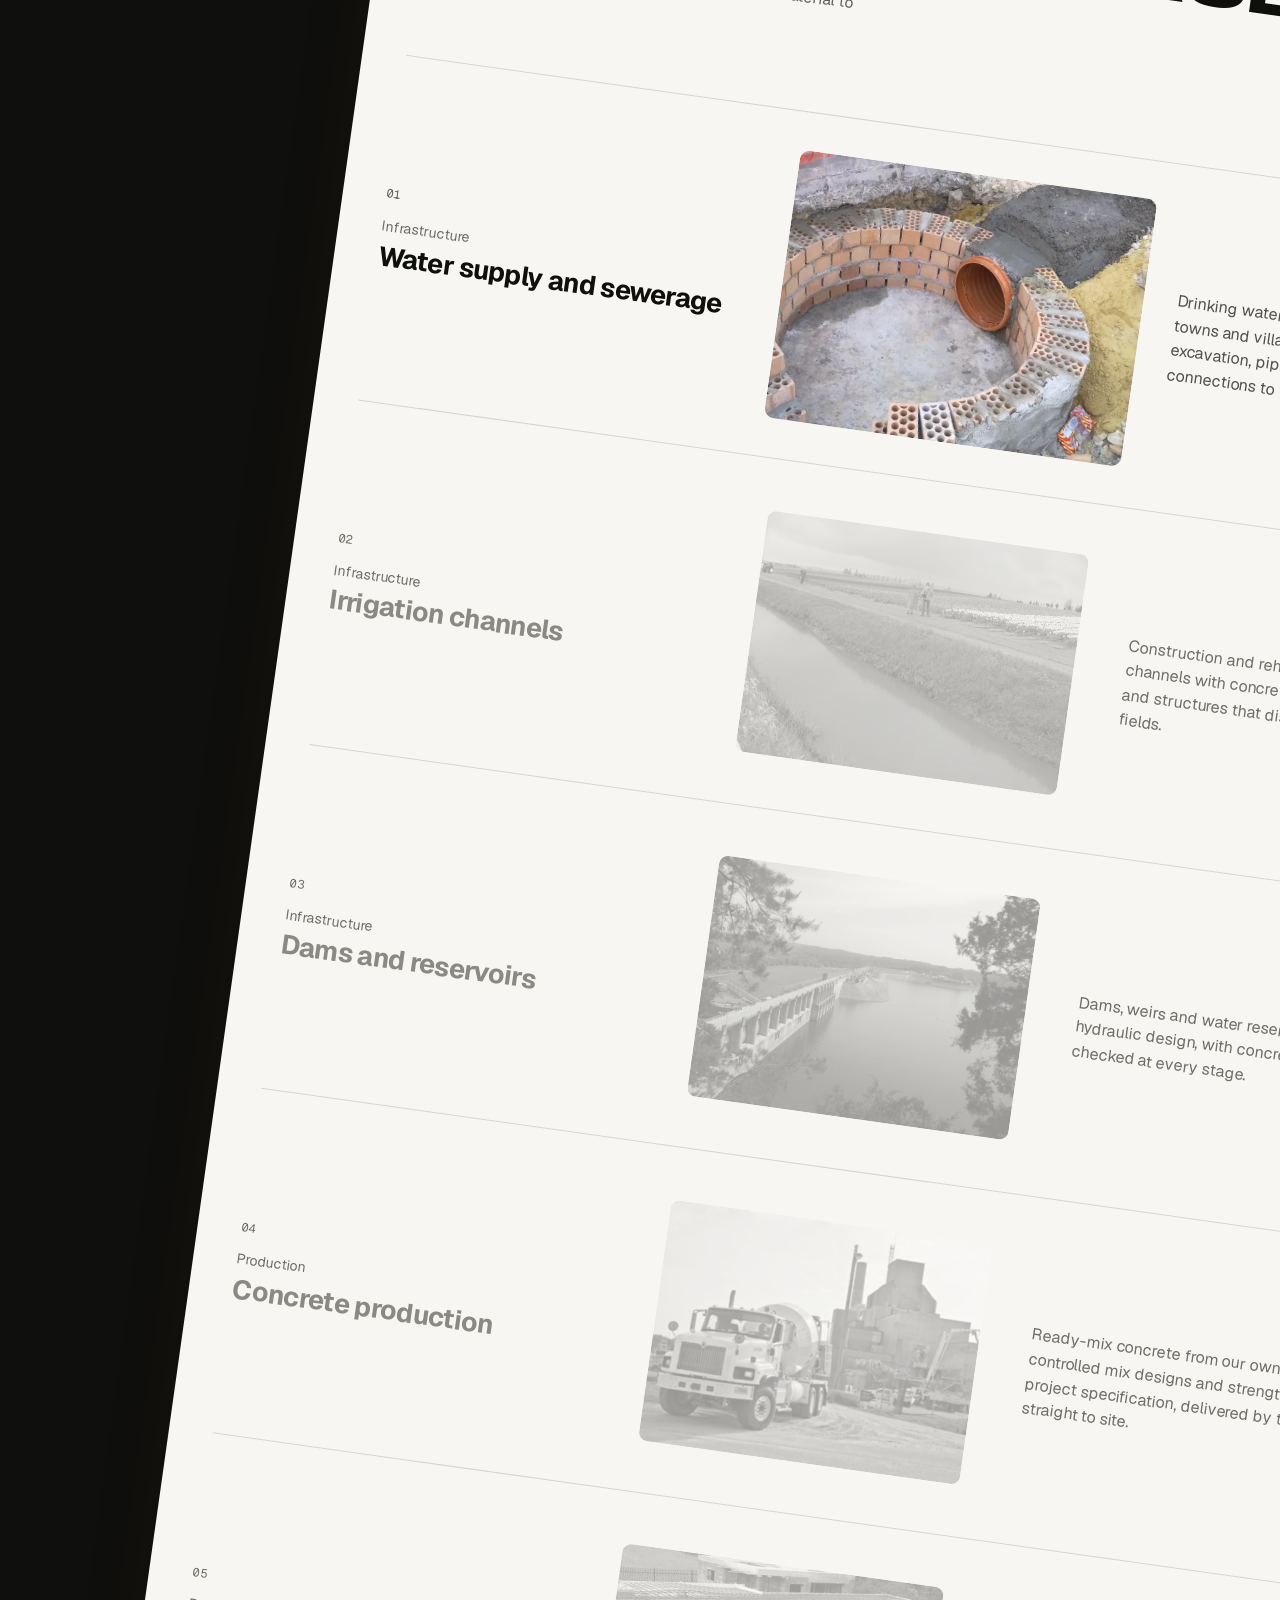
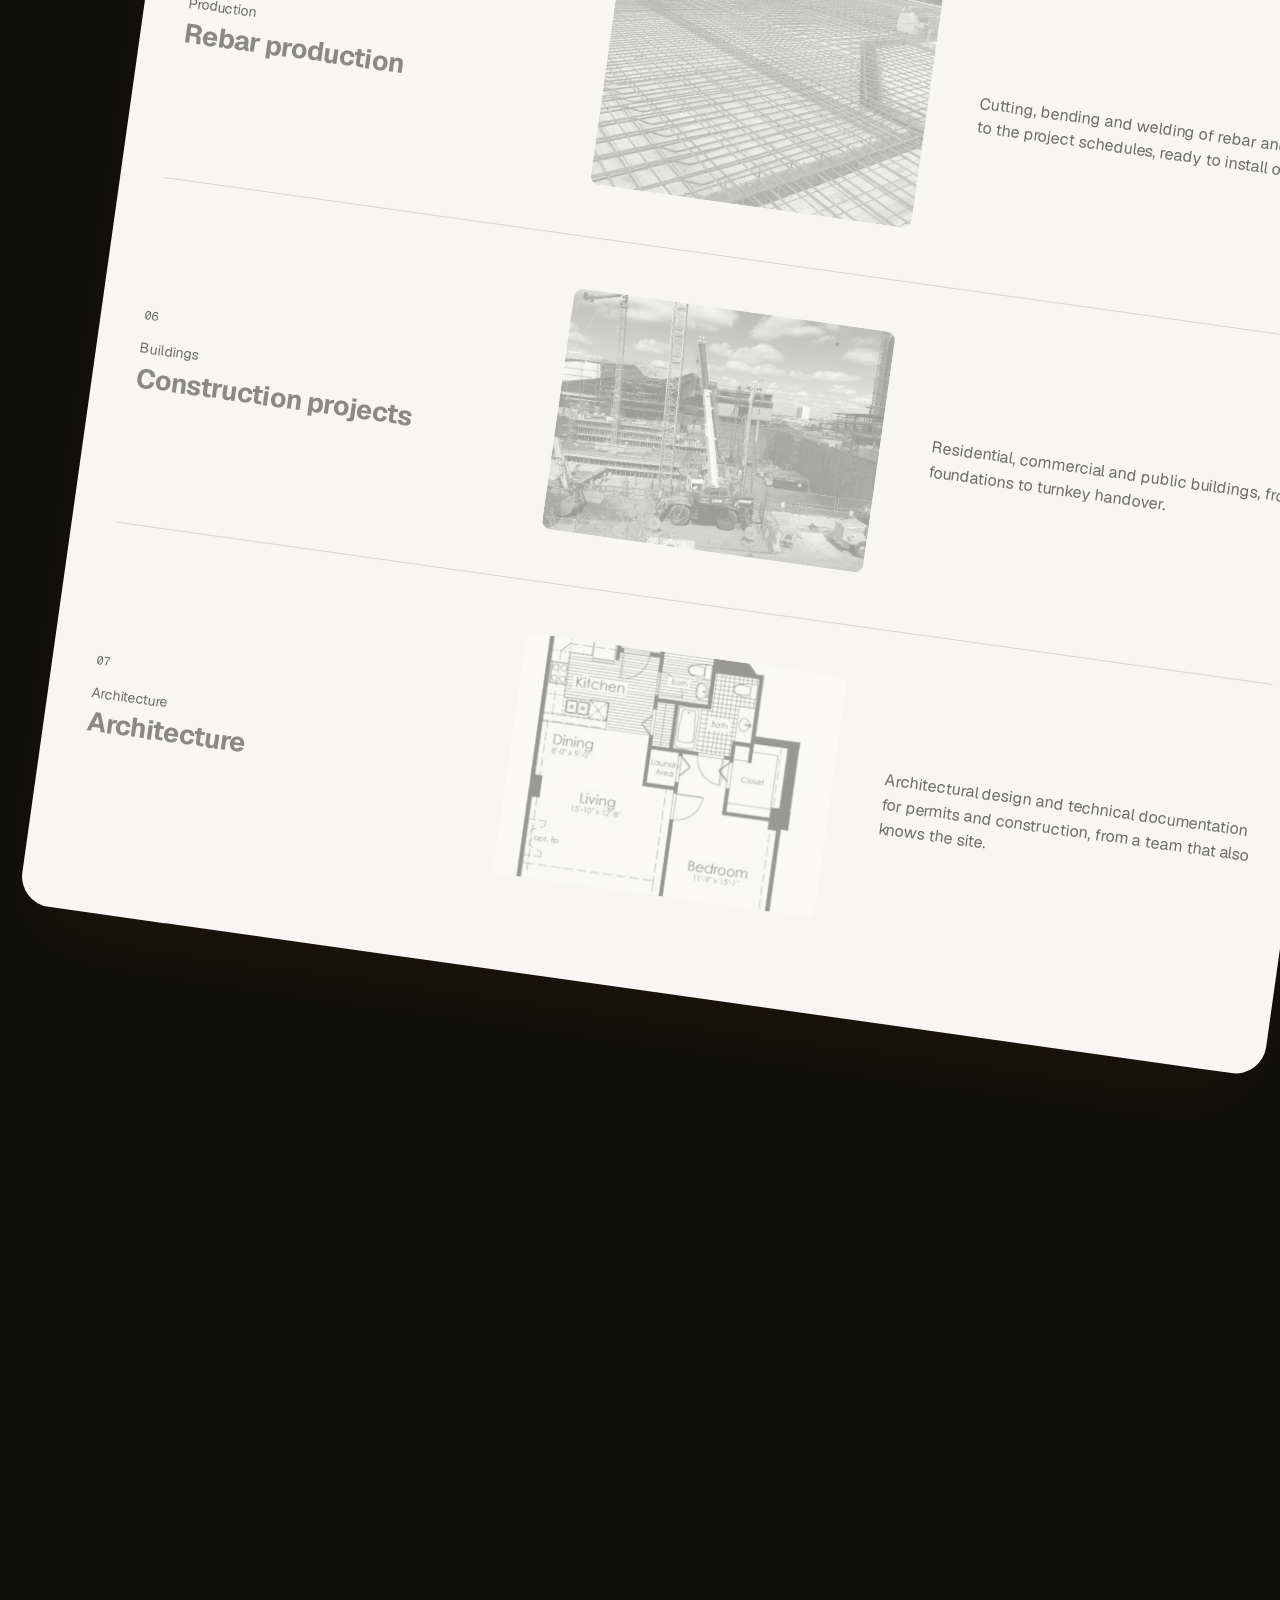
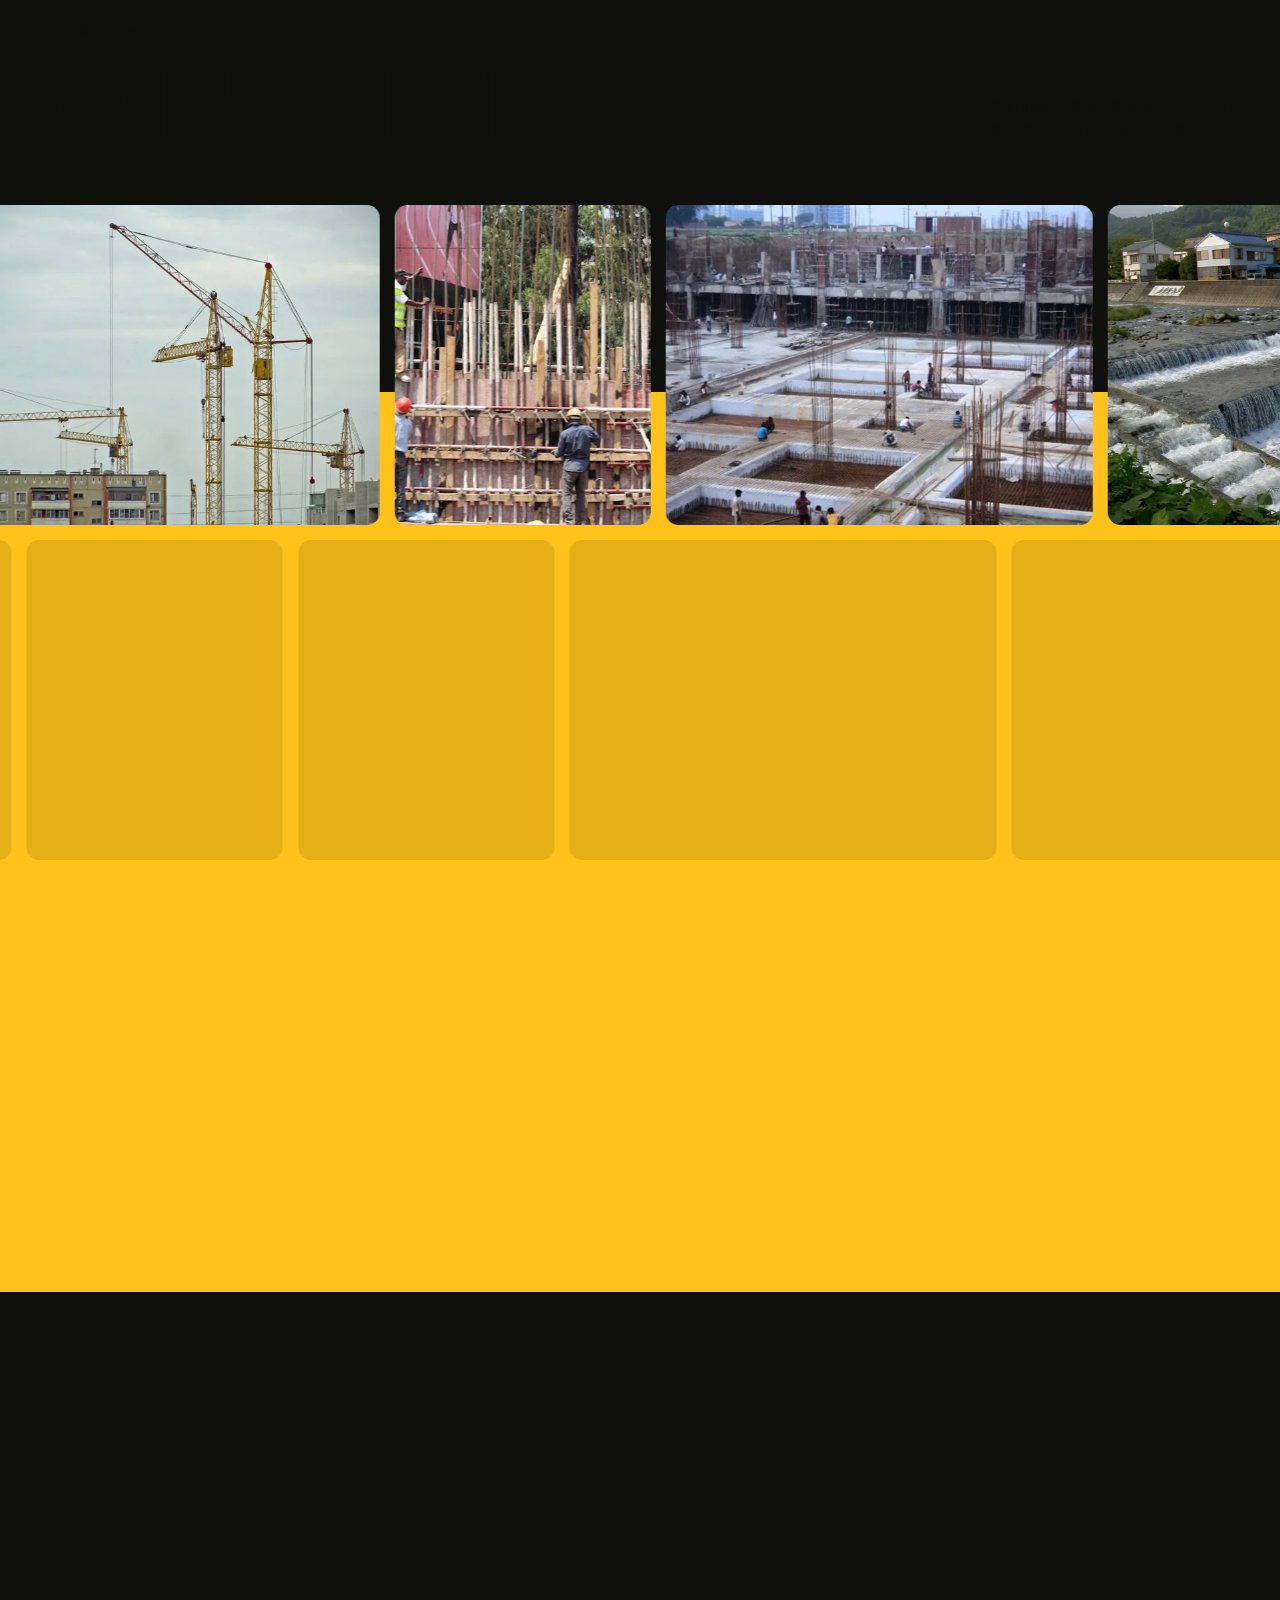
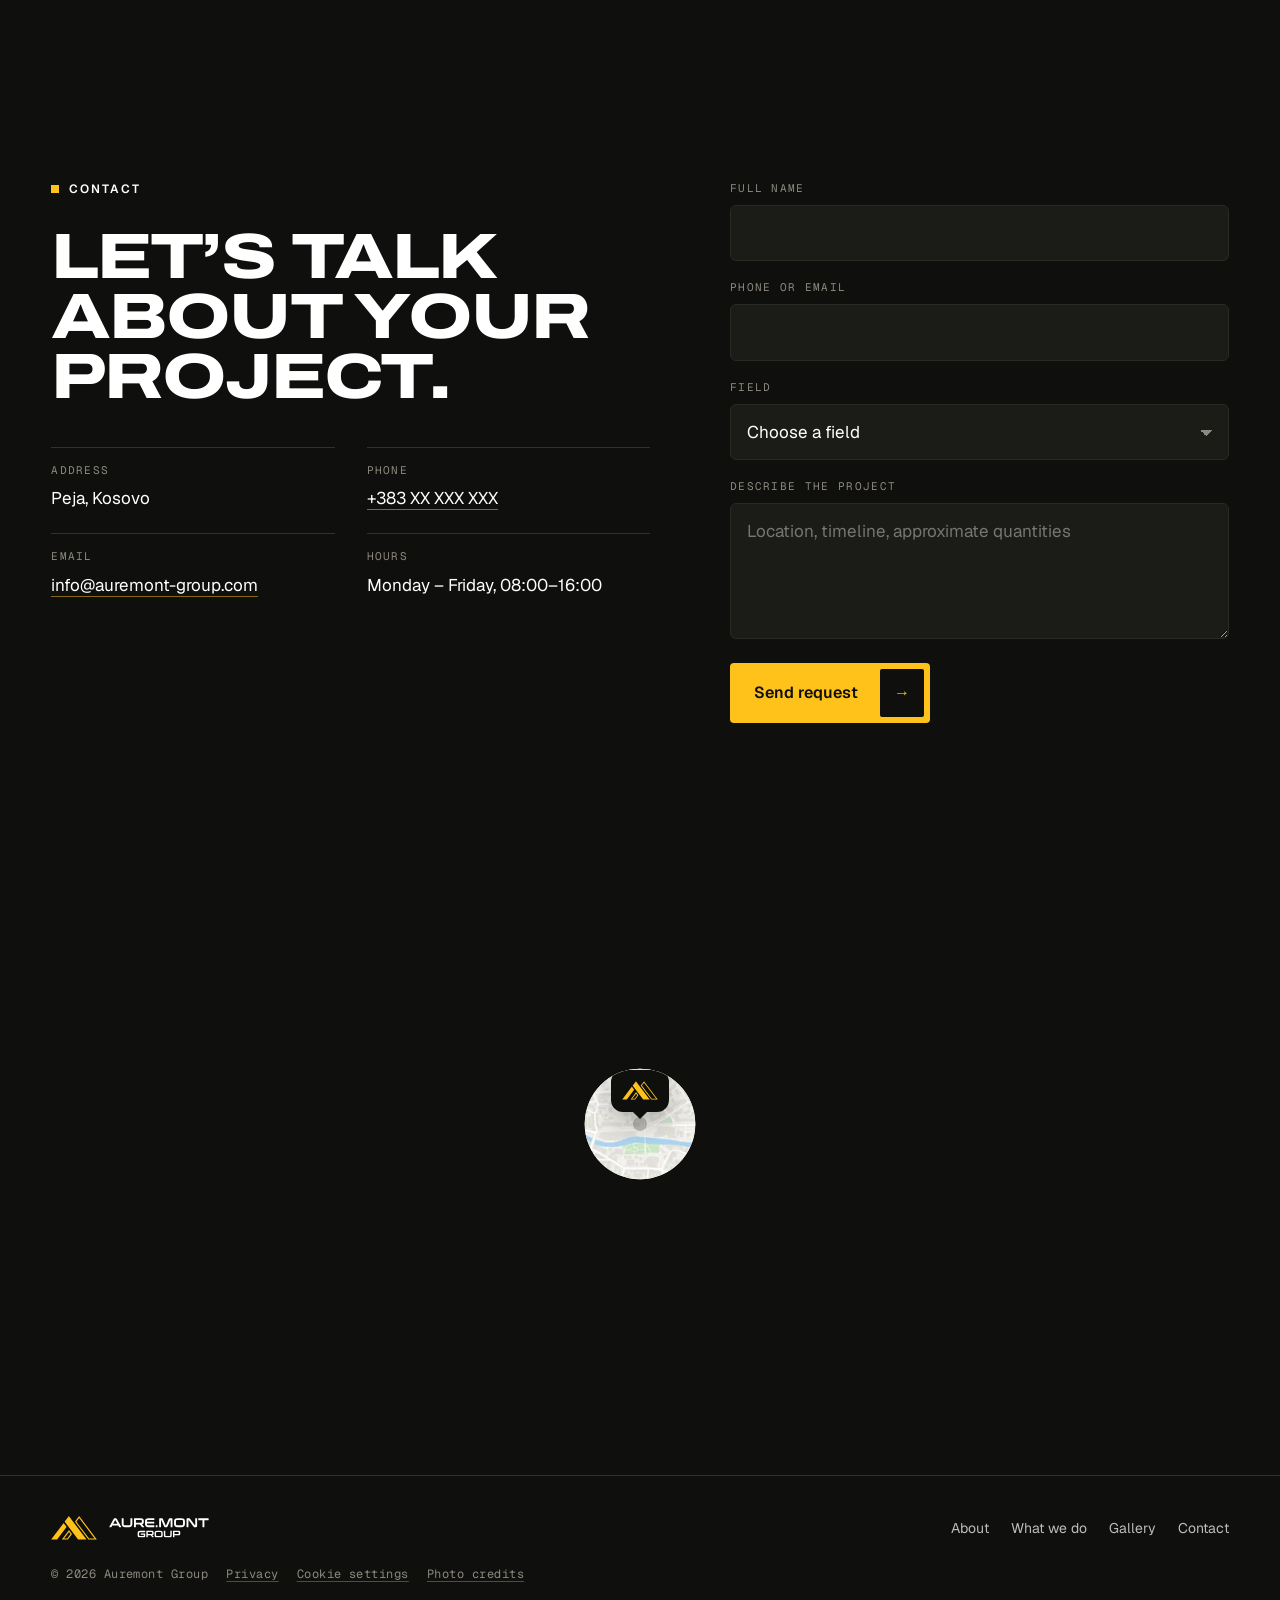
<file: en/index.html>
<!doctype html>
<html lang="en" data-page="home">
<head>
<meta charset="utf-8">
<meta name="viewport" content="width=device-width, initial-scale=1, viewport-fit=cover">
<title>Auremont Group | Construction company in Peja, Kosovo</title>
<meta name="description" content="Construction company in Peja, Kosovo, since 1990: water supply and sewerage, irrigation, dams, ready-mix concrete, rebar, buildings and architecture.">
<meta name="robots" content="index, follow, max-image-preview:large">
<link rel="canonical" href="https://auremont-group.com/en/">
<link rel="alternate" hreflang="sq" href="https://auremont-group.com/">
<link rel="alternate" hreflang="en" href="https://auremont-group.com/en/">
<link rel="alternate" hreflang="x-default" href="https://auremont-group.com/">
<meta name="theme-color" content="#0F0F0D">
<meta name="format-detection" content="telephone=no">
<meta property="og:type" content="website">
<meta property="og:site_name" content="Auremont Group">
<meta property="og:locale" content="en_US">
<meta property="og:locale:alternate" content="sq_AL">
<meta property="og:title" content="Auremont Group | Construction company in Peja, Kosovo">
<meta property="og:description" content="Construction company in Peja, Kosovo, since 1990: water supply and sewerage, irrigation, dams, ready-mix concrete, rebar, buildings and architecture.">
<meta property="og:url" content="https://auremont-group.com/en/">
<meta property="og:image" content="https://auremont-group.com/assets/og/og-en.jpg">
<meta property="og:image:width" content="1200">
<meta property="og:image:height" content="630">
<meta property="og:image:alt" content="Auremont Group, construction company in Peja since 1990">
<meta name="twitter:card" content="summary_large_image">
<link rel="icon" href="../favicon.ico" sizes="32x32">
<link rel="icon" href="../assets/logo/favicon.svg" type="image/svg+xml">
<link rel="apple-touch-icon" href="../assets/logo/apple-touch-icon.png">
<link rel="manifest" href="../site.webmanifest">
<link rel="preload" href="../assets/fonts/archivo.woff2" as="font" type="font/woff2" crossorigin>
<link rel="preload" href="../assets/fonts/geist.woff2" as="font" type="font/woff2" crossorigin>
<link rel="stylesheet" href="../css/style.css?v=d3173fdf">
<script>(function(d){d.classList.add('js');if(d.getAttribute('data-page')==='home')d.classList.add('is-intro')})(document.documentElement)</script>
<script src="../js/consent.js?v=0e183a5d" defer></script>
<script type="application/ld+json">{"@context":"https://schema.org","@graph":[{"@type":"GeneralContractor","@id":"https://auremont-group.com/#company","name":"Auremont Group","url":"https://auremont-group.com/en/","logo":"https://auremont-group.com/assets/logo/icon-512.png","image":"https://auremont-group.com/assets/og/og-en.jpg","description":"Construction company in Peja, Kosovo, since 1990: water supply and sewerage, irrigation, dams, ready-mix concrete, rebar, buildings and architecture.","foundingDate":"1990","email":"info@auremont-group.com","address":{"@type":"PostalAddress","addressLocality":"Peja","addressCountry":"XK"},"geo":{"@type":"GeoCoordinates","latitude":42.6593,"longitude":20.2883},"areaServed":{"@type":"Country","name":"Kosovo"},"knowsAbout":["Water supply and sewerage","Irrigation channels","Dams and reservoirs","Concrete production","Rebar production","Construction projects","Architecture"],"hasMap":"https://share.google/pdYurMQRCZzFXRY7z"},{"@type":"WebSite","@id":"https://auremont-group.com/#website","url":"https://auremont-group.com/","name":"Auremont Group","inLanguage":["sq","en"],"publisher":{"@id":"https://auremont-group.com/#company"}}]}</script>
</head>
<body>
<svg width="0" height="0" style="position:absolute" aria-hidden="true">
  <symbol id="logo-mark" viewBox="134.2 118.9 85.9 44.6"><path fill-rule="evenodd" d="M 163.171875 139.546875 L 145.574219 162.8125 C 145.511719 162.898438 145.417969 162.945312 145.3125 162.945312 L 135.039062 162.945312 C 134.910156 162.945312 134.800781 162.875 134.742188 162.761719 C 134.6875 162.644531 134.699219 162.515625 134.773438 162.414062 L 157.507812 132.355469 C 157.570312 132.269531 157.664062 132.222656 157.769531 132.222656 C 157.875 132.222656 157.96875 132.269531 158.035156 132.355469 L 163.171875 139.148438 C 163.261719 139.265625 163.261719 139.425781 163.171875 139.546875 Z M 159.8125 129.324219 L 167.246094 119.492188 C 167.308594 119.40625 167.402344 119.363281 167.507812 119.363281 C 167.613281 119.363281 167.707031 119.40625 167.773438 119.492188 L 200.203125 162.378906 C 200.28125 162.480469 200.292969 162.609375 200.234375 162.722656 C 200.175781 162.839844 200.066406 162.90625 199.9375 162.90625 L 185.070312 162.90625 C 184.964844 162.90625 184.871094 162.863281 184.808594 162.777344 L 159.8125 129.722656 C 159.722656 129.601562 159.722656 129.445312 159.8125 129.324219 Z M 214.707031 162.90625 C 214.671875 162.917969 214.636719 162.925781 214.597656 162.925781 L 204.546875 162.925781 C 204.507812 162.925781 204.472656 162.917969 204.4375 162.90625 L 204.351562 162.90625 C 204.242188 162.90625 204.152344 162.863281 204.085938 162.777344 L 179.089844 129.722656 C 179 129.601562 179 129.445312 179.089844 129.324219 L 186.523438 119.492188 C 186.589844 119.40625 186.679688 119.363281 186.789062 119.363281 C 186.894531 119.363281 186.988281 119.40625 187.050781 119.492188 L 219.480469 162.378906 C 219.558594 162.480469 219.570312 162.609375 219.515625 162.722656 C 219.457031 162.839844 219.347656 162.90625 219.21875 162.90625 Z M 215.664062 160.808594 L 186.789062 122.625 L 181.570312 129.523438 L 205.242188 160.828125 L 214.429688 160.828125 C 214.519531 160.816406 214.609375 160.808594 214.707031 160.808594 Z M 173.203125 152.8125 L 165.640625 162.8125 C 165.574219 162.898438 165.484375 162.945312 165.375 162.945312 L 155.101562 162.945312 C 154.972656 162.945312 154.863281 162.875 154.808594 162.761719 C 154.75 162.644531 154.761719 162.515625 154.839844 162.414062 L 167.539062 145.621094 C 167.601562 145.535156 167.695312 145.488281 167.800781 145.488281 C 167.910156 145.488281 168 145.535156 168.066406 145.621094 L 173.203125 152.414062 C 173.292969 152.53125 173.292969 152.691406 173.203125 152.8125 Z M 170.722656 152.613281 L 167.800781 148.753906 L 158.65625 160.84375 L 164.496094 160.84375 Z M 170.722656 152.613281 "/></symbol>
  <symbol id="logo-word" viewBox="102.9 173.2 148.5 29.4"><path d="M 111.535156 173.710938 C 110.75 173.710938 110.171875 173.992188 109.574219 175.128906 L 103.460938 186.332031 C 103.332031 186.59375 103.386719 186.761719 103.683594 186.761719 L 106.128906 186.761719 C 106.371094 186.761719 106.464844 186.703125 106.554688 186.535156 L 107.769531 184.261719 L 116.699219 184.261719 L 117.929688 186.535156 C 118.003906 186.703125 118.113281 186.761719 118.355469 186.761719 L 120.722656 186.761719 C 121.023438 186.761719 121.078125 186.59375 120.949219 186.332031 L 114.777344 175.128906 C 114.160156 173.992188 113.601562 173.710938 112.632812 173.710938 Z M 109.074219 181.839844 L 111.945312 176.488281 C 112 176.394531 112.054688 176.359375 112.148438 176.359375 L 112.261719 176.359375 C 112.355469 176.359375 112.429688 176.394531 112.484375 176.488281 L 115.375 181.839844 Z M 122.179688 173.710938 C 121.898438 173.710938 121.769531 173.839844 121.769531 174.121094 L 121.769531 181.839844 C 121.769531 185.417969 123.203125 186.761719 126.988281 186.761719 L 132.335938 186.761719 C 136.121094 186.761719 137.558594 185.417969 137.558594 181.839844 L 137.558594 174.121094 C 137.558594 173.839844 137.425781 173.710938 137.148438 173.710938 L 135.117188 173.710938 C 134.855469 173.710938 134.707031 173.839844 134.707031 174.121094 L 134.707031 181.558594 C 134.707031 183.535156 134.164062 184.113281 132.246094 184.113281 L 127.082031 184.113281 C 125.160156 184.113281 124.601562 183.535156 124.601562 181.558594 L 124.601562 174.121094 C 124.601562 173.839844 124.472656 173.710938 124.191406 173.710938 Z M 140.578125 173.710938 C 140.203125 173.710938 140.019531 173.898438 140.019531 174.269531 L 140.019531 186.351562 C 140.019531 186.628906 140.148438 186.761719 140.429688 186.761719 L 142.441406 186.761719 C 142.722656 186.761719 142.851562 186.628906 142.851562 186.351562 L 142.851562 182.734375 L 148.761719 182.734375 L 151.726562 186.519531 C 151.855469 186.6875 151.949219 186.761719 152.246094 186.761719 L 154.746094 186.761719 C 155.042969 186.761719 155.136719 186.460938 154.988281 186.277344 L 151.875 182.417969 C 153.71875 182.042969 154.578125 180.777344 154.578125 178.613281 L 154.578125 177.53125 C 154.578125 174.960938 153.347656 173.710938 150.570312 173.710938 Z M 142.851562 180.273438 L 142.851562 176.527344 C 142.851562 176.378906 142.925781 176.320312 143.09375 176.320312 L 149.992188 176.320312 C 151.242188 176.320312 151.726562 176.789062 151.726562 177.925781 L 151.726562 178.707031 C 151.726562 179.824219 151.257812 180.273438 149.992188 180.273438 Z M 161.625 173.710938 C 157.839844 173.710938 156.402344 175.070312 156.402344 178.632812 L 156.402344 181.839844 C 156.402344 185.398438 157.839844 186.761719 161.625 186.761719 L 169.828125 186.761719 C 170.085938 186.761719 170.238281 186.628906 170.238281 186.351562 L 170.238281 184.542969 C 170.238281 184.28125 170.085938 184.132812 169.828125 184.132812 L 161.644531 184.132812 C 159.722656 184.132812 159.21875 183.589844 159.21875 181.632812 L 159.21875 181.410156 L 169.714844 181.410156 C 169.976562 181.410156 170.125 181.28125 170.125 181 L 170.125 179.339844 C 170.125 179.0625 169.976562 178.929688 169.714844 178.929688 L 159.21875 178.929688 L 159.21875 178.835938 C 159.21875 176.878906 159.722656 176.339844 161.644531 176.339844 L 169.828125 176.339844 C 170.085938 176.339844 170.238281 176.191406 170.238281 175.929688 L 170.238281 174.121094 C 170.238281 173.839844 170.085938 173.710938 169.828125 173.710938 Z M 172.734375 184.152344 C 172.453125 184.152344 172.324219 184.28125 172.324219 184.5625 L 172.324219 186.351562 C 172.324219 186.628906 172.453125 186.761719 172.734375 186.761719 L 174.5625 186.761719 C 174.839844 186.761719 174.972656 186.628906 174.972656 186.351562 L 174.972656 184.5625 C 174.972656 184.28125 174.839844 184.152344 174.5625 184.152344 Z M 179.015625 173.710938 C 177.730469 173.710938 177.394531 174.175781 177.394531 175.648438 L 177.394531 186.351562 C 177.394531 186.628906 177.527344 186.761719 177.804688 186.761719 L 179.761719 186.761719 C 180.042969 186.761719 180.171875 186.628906 180.171875 186.351562 L 180.171875 176.621094 C 180.171875 176.488281 180.226562 176.433594 180.339844 176.433594 L 180.507812 176.433594 C 180.636719 176.433594 180.695312 176.46875 180.75 176.582031 L 184.386719 184.933594 C 184.964844 186.332031 185.558594 186.761719 186.773438 186.761719 L 187.835938 186.761719 C 189.046875 186.761719 189.660156 186.332031 190.21875 184.933594 L 193.820312 176.582031 C 193.855469 176.46875 193.929688 176.433594 194.078125 176.433594 L 194.246094 176.433594 C 194.339844 176.433594 194.378906 176.488281 194.378906 176.621094 L 194.378906 186.351562 C 194.378906 186.628906 194.527344 186.761719 194.789062 186.761719 L 196.746094 186.761719 C 197.023438 186.761719 197.175781 186.628906 197.175781 186.351562 L 197.175781 175.648438 C 197.175781 174.195312 196.820312 173.710938 195.535156 173.710938 L 193.464844 173.710938 C 192.347656 173.710938 191.953125 173.933594 191.488281 175.128906 L 187.683594 184.074219 C 187.648438 184.1875 187.554688 184.242188 187.425781 184.242188 L 187.199219 184.242188 C 187.089844 184.242188 186.996094 184.1875 186.941406 184.074219 L 183.117188 175.128906 C 182.632812 173.933594 182.222656 173.710938 181.125 173.710938 Z M 204.722656 173.710938 C 200.941406 173.710938 199.503906 175.070312 199.503906 178.632812 L 199.503906 181.839844 C 199.503906 185.398438 200.941406 186.761719 204.722656 186.761719 L 210.464844 186.761719 C 214.25 186.761719 215.683594 185.417969 215.683594 181.839844 L 215.683594 178.632812 C 215.683594 175.054688 214.25 173.710938 210.464844 173.710938 Z M 202.339844 178.835938 C 202.339844 176.878906 202.878906 176.339844 204.816406 176.339844 L 210.355469 176.339844 C 212.292969 176.339844 212.832031 176.878906 212.832031 178.835938 L 212.832031 181.632812 C 212.832031 183.589844 212.292969 184.132812 210.355469 184.132812 L 204.816406 184.132812 C 202.878906 184.132812 202.339844 183.589844 202.339844 181.632812 Z M 219.691406 173.710938 C 218.519531 173.710938 218.035156 174.175781 218.035156 175.648438 L 218.035156 186.351562 C 218.035156 186.628906 218.164062 186.761719 218.445312 186.761719 L 220.4375 186.761719 C 220.699219 186.761719 220.847656 186.628906 220.847656 186.351562 L 220.847656 176.621094 C 220.847656 176.488281 220.886719 176.433594 221 176.433594 L 221.164062 176.433594 C 221.277344 176.433594 221.332031 176.46875 221.40625 176.5625 L 228.285156 185.660156 C 228.863281 186.480469 229.089844 186.761719 230.429688 186.761719 L 232.089844 186.761719 C 233.265625 186.761719 233.769531 186.292969 233.769531 184.820312 L 233.769531 174.121094 C 233.769531 173.839844 233.636719 173.710938 233.359375 173.710938 L 231.363281 173.710938 C 231.082031 173.710938 230.953125 173.839844 230.953125 174.121094 L 230.953125 183.851562 C 230.953125 183.984375 230.898438 184.039062 230.804688 184.039062 L 230.636719 184.039062 C 230.523438 184.039062 230.449219 184 230.394531 183.910156 L 223.53125 174.8125 C 222.9375 173.992188 222.714844 173.710938 221.371094 173.710938 Z M 235.855469 173.710938 C 235.59375 173.710938 235.445312 173.839844 235.445312 174.121094 L 235.445312 175.949219 C 235.445312 176.226562 235.59375 176.359375 235.855469 176.359375 L 241.726562 176.359375 L 241.726562 186.351562 C 241.726562 186.628906 241.875 186.761719 242.136719 186.761719 L 244.167969 186.761719 C 244.449219 186.761719 244.5625 186.628906 244.5625 186.351562 L 244.5625 176.359375 L 250.433594 176.359375 C 250.710938 176.359375 250.863281 176.226562 250.863281 175.949219 L 250.863281 174.121094 C 250.863281 173.839844 250.710938 173.710938 250.433594 173.710938 Z M 235.855469 173.710938 "/><path d="M 149.300781 192.210938 C 146.484375 192.210938 145.414062 193.207031 145.414062 195.875 L 145.414062 198.261719 C 145.414062 200.925781 146.484375 201.925781 149.300781 201.925781 L 154.894531 201.925781 C 156.019531 201.925781 156.617188 201.355469 156.617188 199.800781 L 156.617188 196.5 C 156.617188 196.222656 156.476562 196.082031 156.199219 196.082031 L 150.410156 196.082031 C 150.214844 196.082031 150.105469 196.191406 150.105469 196.386719 L 150.105469 197.609375 C 150.105469 197.816406 150.214844 197.914062 150.410156 197.914062 L 154.476562 197.914062 C 154.589844 197.914062 154.644531 197.96875 154.644531 198.109375 L 154.644531 199.136719 C 154.644531 199.761719 154.4375 199.96875 153.949219 199.96875 L 149.371094 199.96875 C 147.941406 199.96875 147.523438 199.550781 147.523438 198.082031 L 147.523438 196.082031 C 147.523438 194.609375 147.941406 194.179688 149.371094 194.179688 L 156.324219 194.179688 C 156.519531 194.179688 156.628906 194.082031 156.628906 193.875 L 156.628906 192.515625 C 156.628906 192.304688 156.519531 192.210938 156.324219 192.210938 Z M 158.796875 192.210938 C 158.515625 192.210938 158.378906 192.347656 158.378906 192.625 L 158.378906 201.621094 C 158.378906 201.828125 158.476562 201.925781 158.683594 201.925781 L 160.183594 201.925781 C 160.390625 201.925781 160.488281 201.828125 160.488281 201.621094 L 160.488281 198.925781 L 164.886719 198.925781 L 167.09375 201.746094 C 167.191406 201.871094 167.261719 201.925781 167.484375 201.925781 L 169.34375 201.925781 C 169.566406 201.925781 169.636719 201.703125 169.523438 201.566406 L 167.207031 198.691406 C 168.582031 198.414062 169.21875 197.46875 169.21875 195.859375 L 169.21875 195.054688 C 169.21875 193.140625 168.304688 192.210938 166.234375 192.210938 Z M 160.488281 197.09375 L 160.488281 194.304688 C 160.488281 194.195312 160.542969 194.152344 160.667969 194.152344 L 165.804688 194.152344 C 166.734375 194.152344 167.09375 194.5 167.09375 195.347656 L 167.09375 195.929688 C 167.09375 196.761719 166.75 197.09375 165.804688 197.09375 Z M 174.464844 192.210938 C 171.648438 192.210938 170.578125 193.222656 170.578125 195.875 L 170.578125 198.261719 C 170.578125 200.914062 171.648438 201.925781 174.464844 201.925781 L 178.742188 201.925781 C 181.558594 201.925781 182.628906 200.925781 182.628906 198.261719 L 182.628906 195.875 C 182.628906 193.207031 181.558594 192.210938 178.742188 192.210938 Z M 172.691406 196.027344 C 172.691406 194.570312 173.09375 194.167969 174.535156 194.167969 L 178.660156 194.167969 C 180.101562 194.167969 180.503906 194.570312 180.503906 196.027344 L 180.503906 198.109375 C 180.503906 199.566406 180.101562 199.96875 178.660156 199.96875 L 174.535156 199.96875 C 173.09375 199.96875 172.691406 199.566406 172.691406 198.109375 Z M 184.65625 192.210938 C 184.445312 192.210938 184.347656 192.304688 184.347656 192.515625 L 184.347656 198.261719 C 184.347656 200.925781 185.417969 201.925781 188.234375 201.925781 L 192.21875 201.925781 C 195.039062 201.925781 196.105469 200.925781 196.105469 198.261719 L 196.105469 192.515625 C 196.105469 192.304688 196.007812 192.210938 195.800781 192.210938 L 194.289062 192.210938 C 194.09375 192.210938 193.984375 192.304688 193.984375 192.515625 L 193.984375 198.054688 C 193.984375 199.523438 193.582031 199.953125 192.152344 199.953125 L 188.304688 199.953125 C 186.875 199.953125 186.460938 199.523438 186.460938 198.054688 L 186.460938 192.515625 C 186.460938 192.304688 186.363281 192.210938 186.152344 192.210938 Z M 198.355469 192.210938 C 198.078125 192.210938 197.9375 192.347656 197.9375 192.625 L 197.9375 201.621094 C 197.9375 201.828125 198.035156 201.925781 198.246094 201.925781 L 199.742188 201.925781 C 199.953125 201.925781 200.046875 201.828125 200.046875 201.621094 L 200.046875 198.996094 L 205.796875 198.996094 C 207.917969 198.996094 208.78125 197.96875 208.78125 196.097656 L 208.78125 195.054688 C 208.78125 193.195312 207.917969 192.210938 205.796875 192.210938 Z M 200.046875 197.082031 L 200.046875 194.320312 C 200.046875 194.207031 200.105469 194.152344 200.230469 194.152344 L 205.363281 194.152344 C 206.308594 194.152344 206.65625 194.527344 206.65625 195.359375 L 206.65625 195.886719 C 206.65625 196.707031 206.308594 197.082031 205.363281 197.082031 Z M 200.046875 197.082031 "/></symbol>
</svg>

<a class="skip" href="#main" data-i18n="skip">Skip to content</a>

<div class="intro" aria-hidden="true">
  <div class="intro__brand">
    <svg class="intro__mark"><use href="#logo-mark"/></svg>
    <svg class="intro__word"><use href="#logo-word"/></svg>
  </div>
</div>

<header class="nav">
  <nav class="nav__pill" aria-label="Main" data-i18n-attr="aria-label:nav.main">
    <span class="nav__bg" aria-hidden="true"></span>
    <ul class="nav__links nav__links--l">
      <li><a href="#about" data-i18n="nav.about">About</a></li>
      <li><a href="#fields" data-i18n="nav.fields">What we do</a></li>
    </ul>
    <a class="nav__brand" href="#top" aria-label="Auremont Group">
      <svg class="nav__mark"><use href="#logo-mark"/></svg>
      <svg class="nav__word"><use href="#logo-word"/></svg>
    </a>
    <ul class="nav__links nav__links--r">
      <li><a href="#gallery" data-i18n="nav.gallery">Gallery</a></li>
      <li><a href="#contact" data-i18n="nav.contact">Contact</a></li>
    </ul>
    <button class="nav__burger" type="button" aria-expanded="false" aria-controls="mmenu" data-i18n-attr="aria-label:nav.menu" aria-label="Menu"><span></span><span></span></button>
  </nav>
  <nav class="lang" aria-label="Gjuha / Language">
    <a href="../" hreflang="sq" lang="sq" data-lang="sq">SQ</a>
    <a href="./" hreflang="en" lang="en" data-lang="en" aria-current="true">EN</a>
  </nav>
</header>

<div class="mmenu" id="mmenu" hidden>
  <ul>
    <li><a href="#about" data-i18n="nav.about">About</a></li>
    <li><a href="#fields" data-i18n="nav.fields">What we do</a></li>
    <li><a href="#gallery" data-i18n="nav.gallery">Gallery</a></li>
    <li><a href="#contact" data-i18n="nav.contact">Contact</a></li>
  </ul>
  <div class="mmenu__lang" role="group" aria-label="Gjuha / Language">
    <a href="../" hreflang="sq" lang="sq" data-lang="sq">Shqip</a>
    <a href="./" hreflang="en" lang="en" data-lang="en" aria-current="true">English</a>
  </div>
</div>

<div class="tint" aria-hidden="true"></div>

<main id="main">

  <!-- 1. Hero: interactive grid -->
  <section class="hero" id="top">
    <canvas class="hero__grid" aria-hidden="true"></canvas>
    <div class="hero__shade" aria-hidden="true"></div>
    <div class="hero__foot wrap">
      <h1 class="hero__title" data-i18n-html="hero.title">Building Kosovo’s infrastructure since <em>1990</em>.</h1>
    </div>
    <a class="hero__cue" href="#kosovo" data-i18n-attr="aria-label:hero.cue" aria-label="Scroll down"><span class="hero__cue-in" aria-hidden="true"><svg viewBox="0 0 24 24"><path d="M12 4.5v14.5M6.5 13.5 12 19l5.5-5.5"/></svg><svg viewBox="0 0 24 24"><path d="M12 4.5v14.5M6.5 13.5 12 19l5.5-5.5"/></svg></span></a>
  </section>

  <!-- 2. Yellow ink opens into the map of Kosovo -->
  <section class="stage stage--open" id="kosovo" aria-labelledby="ks-l">
    <div class="stage__sticky">
      <svg class="stage__svg" aria-hidden="true">
        <defs>
          <filter id="ink-open" x="-25%" y="-25%" width="150%" height="150%">
            <feTurbulence type="fractalNoise" baseFrequency="0.008" numOctaves="3" seed="11" result="n"/>
            <feDisplacementMap in="SourceGraphic" in2="n" scale="0" xChannelSelector="R" yChannelSelector="G"/>
          </filter>
          <pattern id="grid-open" width="25" height="25" patternUnits="userSpaceOnUse"><path d="M25 0H0V25" fill="none" stroke="#0F0F0D" stroke-opacity=".1" stroke-width="1"/></pattern>
        </defs>
        <g class="stage__shape">
          <path class="stage__fill" fill="#FFC21A"/>
          <path class="stage__grid" fill="url(#grid-open)"/>
        </g>
        <g class="stage__pins"></g>
        <rect class="stage__cover" x="0" y="0" width="100%" height="100%" fill="#FFC21A" opacity="0"/>
      </svg>
      <div class="stage__text stage__text--l wrap-l">
        <p class="eyebrow eyebrow--light"><i></i><span data-i18n="ks.eyebrow">Head office · Peja</span></p>
        <h2 class="stage__lead" id="ks-l" data-i18n="ks.l">Based in Peja, with projects across Kosovo.</h2>
      </div>
      <div class="stage__text stage__text--r wrap-r">
        <p data-i18n="ks.r">From water networks to buildings, with concrete and rebar from our own production.</p>
      </div>
    </div>
  </section>

  <!-- 3. About: word-by-word reveal -->
  <section class="about" id="about" aria-labelledby="about-h">
    <div class="about__sticky">
      <div class="about__grid wrap">
        <div class="about__side">
          <h2 class="eyebrow" id="about-h"><i></i><span data-i18n="about.eyebrow">About the company</span></h2>
          <p class="about__meta" data-i18n="about.meta">Founded 1990 · Peja, Kosovo</p>
        </div>
        <p class="about__text" data-i18n="about.text" data-split>Auremont is a construction company based in Peja, founded in 1990. We produce ready-mix concrete and rebar mesh, build infrastructure and buildings, and provide architectural design. Keeping these processes in-house lets us control quality and schedules at every stage of the work.</p>
      </div>
    </div>
  </section>

  <!-- 4. Fields: tilted card, one field at a time -->
  <section class="fields" id="fields" aria-labelledby="fields-h">
    <div class="fields__back" aria-hidden="true">
      <p class="fields__since"><span class="fields__since-a" data-i18n="fields.since">Since</span><span class="fields__since-b">1990</span></p>
    </div>
    <div class="card-wrap">
      <article class="card">
        <header class="card__top">
          <span data-i18n="fields.label">What we do</span>
          <span class="mono"><span class="card__idx">01</span> / 07</span>
        </header>
        <h2 class="card__title" id="fields-h">
          <span data-i18n="fields.t1">We make it</span>
          <span data-i18n="fields.t2">ourselves.</span>
          <span class="card__title-2" data-i18n="fields.t3">We build it ourselves.</span>
        </h2>
        <p class="card__sub" data-i18n="fields.sub">Seven lines of work under one company, from raw material to handover.</p>
        <ol class="rows">
          <li class="row" data-group="infra">
            <div class="row__head"><span class="row__n mono">01</span><span class="row__g" data-i18n="g.infra">Infrastructure</span><h3 class="row__t" data-i18n="f1.t">Water supply and sewerage</h3></div>
            <figure class="row__media"><img src="../assets/photos/01-water.webp" alt="Brick sewer manhole with a pipe under construction" data-i18n-attr="alt:f1.alt" width="800" height="600" loading="lazy" decoding="async"></figure>
            <p class="row__d" data-i18n="f1.d">Drinking water networks and sewer systems for towns and villages. Our own crews handle excavation, pipe laying, manholes and connections to the existing network.</p>
          </li>
          <li class="row" data-group="infra">
            <div class="row__head"><span class="row__n mono">02</span><span class="row__g" data-i18n="g.infra">Infrastructure</span><h3 class="row__t" data-i18n="f2.t">Irrigation channels</h3></div>
            <figure class="row__media"><img src="../assets/photos/02-canal.webp" alt="Irrigation channel along farm fields" data-i18n-attr="alt:f2.alt" width="800" height="600" loading="lazy" decoding="async"></figure>
            <p class="row__d" data-i18n="f2.d">Construction and rehabilitation of irrigation channels with concrete lining, along with the gates and structures that distribute water across the fields.</p>
          </li>
          <li class="row" data-group="infra">
            <div class="row__head"><span class="row__n mono">03</span><span class="row__g" data-i18n="g.infra">Infrastructure</span><h3 class="row__t" data-i18n="f3.t">Dams and reservoirs</h3></div>
            <figure class="row__media"><img src="../assets/photos/03-dam.webp" alt="Concrete dam with a water reservoir" data-i18n-attr="alt:f3.alt" width="800" height="600" loading="lazy" decoding="async"></figure>
            <p class="row__d" data-i18n="f3.d">Dams, weirs and water reservoirs built to the hydraulic design, with concrete and waterproofing checked at every stage.</p>
          </li>
          <li class="row" data-group="prod">
            <div class="row__head"><span class="row__n mono">04</span><span class="row__g" data-i18n="g.prod">Production</span><h3 class="row__t" data-i18n="f4.t">Concrete production</h3></div>
            <figure class="row__media"><img src="../assets/photos/04-concrete.webp" alt="Truck mixer in front of a concrete plant" data-i18n-attr="alt:f4.alt" width="800" height="600" loading="lazy" decoding="async"></figure>
            <p class="row__d" data-i18n="f4.d">Ready-mix concrete from our own plant, with controlled mix designs and strength classes to project specification, delivered by truck mixer straight to site.</p>
          </li>
          <li class="row" data-group="prod">
            <div class="row__head"><span class="row__n mono">05</span><span class="row__g" data-i18n="g.prod">Production</span><h3 class="row__t" data-i18n="f5.t">Rebar production</h3></div>
            <figure class="row__media"><img src="../assets/photos/05-rebar.webp" alt="Rebar mesh laid out before a concrete pour" data-i18n-attr="alt:f5.alt" width="800" height="600" loading="lazy" decoding="async"></figure>
            <p class="row__d" data-i18n="f5.d">Cutting, bending and welding of rebar and mesh to the project schedules, ready to install on site.</p>
          </li>
          <li class="row" data-group="build">
            <div class="row__head"><span class="row__n mono">06</span><span class="row__g" data-i18n="g.build">Buildings</span><h3 class="row__t" data-i18n="f6.t">Construction projects</h3></div>
            <figure class="row__media"><img src="../assets/photos/06-build.webp" alt="Construction site with cranes and foundations" data-i18n-attr="alt:f6.alt" width="800" height="600" loading="lazy" decoding="async"></figure>
            <p class="row__d" data-i18n="f6.d">Residential, commercial and public buildings, from foundations to turnkey handover.</p>
          </li>
          <li class="row" data-group="arch">
            <div class="row__head"><span class="row__n mono">07</span><span class="row__g" data-i18n="g.arch">Architecture</span><h3 class="row__t" data-i18n="f7.t">Architecture</h3></div>
            <figure class="row__media"><img src="../assets/photos/07-arch.webp" alt="Architectural floor plan of an apartment" data-i18n-attr="alt:f7.alt" width="800" height="600" loading="lazy" decoding="async"></figure>
            <p class="row__d" data-i18n="f7.d">Architectural design and technical documentation for permits and construction, from a team that also knows the site.</p>
          </li>
        </ol>
      </article>
    </div>
  </section>

  <!-- 5. Gallery: two moving rows of photos, click to enlarge -->
  <section class="gallery" id="gallery" aria-labelledby="gallery-h">
    <div class="gallery__head wrap">
      <p class="eyebrow"><i></i><span data-i18n="gal.eyebrow">Gallery</span></p>
      <h2 class="gallery__h" id="gallery-h" data-i18n="gal.h">On site.</h2>
      <p class="gallery__p" data-i18n="gal.p">Water networks, dams, foundations and buildings under construction.</p>
    </div>
    <div class="gallery__rows">
      <div class="marquee" data-dir="-1">
        <div class="marquee__track">
          <button class="shot" type="button" data-i="0"><img src="../assets/photos/g01.webp" srcset="../assets/photos/g01-640.webp 640w, ../assets/photos/g01.webp 1024w" sizes="(max-width: 800px) 267px, (min-width: 1520px) 507px, 33vw" data-full="../assets/photos/g01.webp" data-i18n-attr="alt:gal.a1" alt="Tower cranes above a residential area" width="1024" height="768" loading="lazy" decoding="async"></button>
          <button class="shot" type="button" data-i="1"><img src="../assets/photos/g02.webp" srcset="../assets/photos/g02-640.webp 512w, ../assets/photos/g02.webp 597w" sizes="(max-width: 800px) 160px, (min-width: 1520px) 304px, 20vw" data-full="../assets/photos/g02.webp" data-i18n-attr="alt:gal.a2" alt="Workers setting up formwork for concrete" width="597" height="746" loading="lazy" decoding="async"></button>
          <button class="shot" type="button" data-i="2"><img src="../assets/photos/g03.webp" srcset="../assets/photos/g03-640.webp 640w, ../assets/photos/g03.webp 1024w" sizes="(max-width: 800px) 267px, (min-width: 1520px) 507px, 33vw" data-full="../assets/photos/g03.webp" data-i18n-attr="alt:gal.a3" alt="Foundations with rebar on a large site" width="1024" height="768" loading="lazy" decoding="async"></button>
          <button class="shot" type="button" data-i="3"><img src="../assets/photos/g04.webp" srcset="../assets/photos/g04-640.webp 640w, ../assets/photos/g04.webp 1024w" sizes="(max-width: 800px) 267px, (min-width: 1520px) 507px, 33vw" data-full="../assets/photos/g04.webp" data-i18n-attr="alt:gal.a4" alt="Stepped concrete weir on a river" width="1024" height="768" loading="lazy" decoding="async"></button>
          <button class="shot" type="button" data-i="4"><img src="../assets/photos/g05.webp" srcset="../assets/photos/g05-640.webp 640w, ../assets/photos/g05.webp 1024w" sizes="(max-width: 800px) 267px, (min-width: 1520px) 507px, 33vw" data-full="../assets/photos/g05.webp" data-i18n-attr="alt:gal.a5" alt="Excavator next to a concrete block retaining wall" width="1024" height="768" loading="lazy" decoding="async"></button>
        </div>
      </div>
      <div class="marquee" data-dir="1">
        <div class="marquee__track">
          <button class="shot" type="button" data-i="5"><img src="../assets/photos/g06.webp" srcset="../assets/photos/g06-640.webp 512w, ../assets/photos/g06.webp 614w" sizes="(max-width: 800px) 160px, (min-width: 1520px) 304px, 20vw" data-full="../assets/photos/g06.webp" data-i18n-attr="alt:gal.a6" alt="Concrete overpass above a road" width="614" height="768" loading="lazy" decoding="async"></button>
          <button class="shot" type="button" data-i="6"><img src="../assets/photos/g07.webp" srcset="../assets/photos/g07-640.webp 512w, ../assets/photos/g07.webp 614w" sizes="(max-width: 800px) 160px, (min-width: 1520px) 304px, 20vw" data-full="../assets/photos/g07.webp" data-i18n-attr="alt:gal.a7" alt="Steel scaffolding on a building under construction" width="614" height="768" loading="lazy" decoding="async"></button>
          <button class="shot" type="button" data-i="7"><img src="../assets/photos/g08.webp" srcset="../assets/photos/g08-640.webp 640w, ../assets/photos/g08.webp 911w" sizes="(max-width: 800px) 267px, (min-width: 1520px) 507px, 33vw" data-full="../assets/photos/g08.webp" data-i18n-attr="alt:gal.a8" alt="Stone foundations of a building" width="911" height="683" loading="lazy" decoding="async"></button>
          <button class="shot" type="button" data-i="8"><img src="../assets/photos/g09.webp" srcset="../assets/photos/g09-640.webp 640w, ../assets/photos/g09.webp 885w" sizes="(max-width: 800px) 267px, (min-width: 1520px) 506px, 33vw" data-full="../assets/photos/g09.webp" data-i18n-attr="alt:gal.a9" alt="Weir on a mountain river" width="885" height="664" loading="lazy" decoding="async"></button>
          <button class="shot" type="button" data-i="9"><img src="../assets/photos/g10.webp" srcset="../assets/photos/g10-640.webp 640w, ../assets/photos/g10.webp 768w" sizes="(max-width: 800px) 267px, (min-width: 1520px) 507px, 33vw" data-full="../assets/photos/g10.webp" data-i18n-attr="alt:gal.a10" alt="Water reservoir between hills" width="768" height="576" loading="lazy" decoding="async"></button>
        </div>
      </div>
    </div>
  </section>

  <dialog class="lb" aria-labelledby="lb-count">
    <figure class="lb__fig"><img class="lb__img" alt=""></figure>
    <p class="lb__count mono" id="lb-count">01 / 10</p>
    <button class="lb__btn lb__close" type="button" data-i18n-attr="aria-label:gal.close" aria-label="Close"><svg viewBox="0 0 24 24" aria-hidden="true"><path d="M6 6l12 12M18 6 6 18"/></svg></button>
    <button class="lb__btn lb__prev" type="button" data-i18n-attr="aria-label:gal.prev" aria-label="Previous photo"><svg viewBox="0 0 24 24" aria-hidden="true"><path d="M19 12H5M11 6l-6 6 6 6"/></svg></button>
    <button class="lb__btn lb__next" type="button" data-i18n-attr="aria-label:gal.next" aria-label="Next photo"><svg viewBox="0 0 24 24" aria-hidden="true"><path d="M5 12h14M13 6l6 6-6 6"/></svg></button>
  </dialog>

  <!-- 6. The map closes -->
  <section class="stage stage--close" aria-labelledby="close-l">
    <div class="stage__sticky">
      <svg class="stage__svg" aria-hidden="true">
        <defs>
          <filter id="ink-close" x="-25%" y="-25%" width="150%" height="150%">
            <feTurbulence type="fractalNoise" baseFrequency="0.008" numOctaves="3" seed="4" result="n"/>
            <feDisplacementMap in="SourceGraphic" in2="n" scale="0" xChannelSelector="R" yChannelSelector="G"/>
          </filter>
          <pattern id="grid-close" width="25" height="25" patternUnits="userSpaceOnUse"><path d="M25 0H0V25" fill="none" stroke="#0F0F0D" stroke-opacity=".1" stroke-width="1"/></pattern>
        </defs>
        <g class="stage__shape">
          <path class="stage__fill" fill="#FFC21A"/>
          <path class="stage__grid" fill="url(#grid-close)"/>
        </g>
        <g class="stage__pins"></g>
        <rect class="stage__cover" x="0" y="0" width="100%" height="100%" fill="#FFC21A" opacity="1"/>
      </svg>
      <div class="stage__text stage__text--l wrap-l">
        <h2 class="stage__big" id="close-l" data-i18n="close.l">Find us in Peja.</h2>
      </div>
      <div class="stage__text stage__text--r wrap-r">
        <p data-i18n="close.r">Tell us about your project and we will get back to you.</p>
      </div>
    </div>
  </section>

  <!-- 7. Contact + Google Maps -->
  <section class="contact" id="contact" aria-labelledby="contact-h">
    <div class="contact__grid wrap">
      <div class="contact__info">
        <p class="eyebrow eyebrow--light"><i></i><span data-i18n="contact.eyebrow">Contact</span></p>
        <h2 class="contact__h" id="contact-h" data-i18n="contact.h">Let’s talk about your project.</h2>
        <dl class="facts">
          <div><dt data-i18n="contact.addr">Address</dt><dd data-i18n="contact.addrv">Peja, Kosovo</dd></div>
          <div><dt data-i18n="contact.phone">Phone</dt><dd><a href="tel:+383000000000">+383 XX XXX XXX</a></dd></div>
          <div><dt>Email</dt><dd><a href="mailto:info@auremont-group.com">info@auremont-group.com</a></dd></div>
          <div><dt data-i18n="contact.hours">Hours</dt><dd data-i18n="contact.hoursv">Monday – Friday, 08:00–16:00</dd></div>
        </dl>
      </div>
      <form class="form" id="form" novalidate>
        <div class="form__row">
          <label for="f-name" data-i18n="form.name">Full name</label>
          <input id="f-name" name="name" type="text" autocomplete="name" required>
        </div>
        <div class="form__row">
          <label for="f-contact" data-i18n="form.contact">Phone or email</label>
          <input id="f-contact" name="contact" type="text" autocomplete="email" required>
        </div>
        <div class="form__row">
          <label for="f-field" data-i18n="form.field">Field</label>
          <select id="f-field" name="field">
            <option value="" data-i18n="form.choose">Choose a field</option>
            <option data-i18n="f1.t">Water supply and sewerage</option>
            <option data-i18n="f2.t">Irrigation channels</option>
            <option data-i18n="f3.t">Dams and reservoirs</option>
            <option data-i18n="f4.t">Concrete production</option>
            <option data-i18n="f5.t">Rebar production</option>
            <option data-i18n="f6.t">Construction projects</option>
            <option data-i18n="f7.t">Architecture</option>
          </select>
        </div>
        <div class="form__row">
          <label for="f-msg" data-i18n="form.msg">Describe the project</label>
          <textarea id="f-msg" name="message" rows="4" required data-i18n-attr="placeholder:form.msgph" placeholder="Location, timeline, approximate quantities"></textarea>
        </div>
        <button class="btn btn--yellow" type="submit"><span data-i18n="form.send">Send request</span><i aria-hidden="true">→</i></button>
        <p class="form__note" role="status" aria-live="polite"></p>
      </form>
    </div>
    <div class="wrap">
      <div class="map">
        <div class="map__frame" data-src="https://www.google.com/maps?q=42.6593,20.2883&amp;z=14&amp;hl=sq&amp;output=embed"></div>
        <div class="map__static">
          <img class="map__img" src="../assets/map/peja.webp" srcset="../assets/map/peja-1400.webp 1400w, ../assets/map/peja.webp 2800w" sizes="(max-width: 699px) 920px, min(100vw, 1460px)" data-i18n-attr="alt:map.alt" alt="Map of Peja showing the Auremont Group location" width="2800" height="1600" loading="lazy" decoding="async">
          <span class="map__pin" aria-hidden="true"><svg class="map__pin-mark"><use href="#logo-mark"/></svg></span>
          <span class="map__attr">© OpenStreetMap · Overture Maps</span>
        </div>
        <div class="map__consent" hidden>
          <button class="map__load" type="button"><span data-i18n="map.load">Show the interactive map</span></button>
          <p data-i18n="map.note">Loaded from Google Maps, which may set cookies.</p>
        </div>
        <a class="map__card" href="https://share.google/pdYurMQRCZzFXRY7z" target="_blank" rel="noopener">
          <span class="map__card-t">Auremont Group</span>
          <span class="map__card-a" data-i18n="contact.addrv">Peja, Kosovo</span>
          <span class="map__card-l"><span data-i18n="map.open">Open in Google Maps</span> ↗</span>
        </a>
      </div>
    </div>
  </section>
</main>

<footer class="foot">
  <div class="foot__grid wrap">
    <a class="foot__logo" href="#top" aria-label="Auremont Group">
      <svg class="foot__mark"><use href="#logo-mark"/></svg>
      <svg class="foot__word"><use href="#logo-word"/></svg>
    </a>
    <ul class="foot__links">
      <li><a href="#about" data-i18n="nav.about">About</a></li>
      <li><a href="#fields" data-i18n="nav.fields">What we do</a></li>
      <li><a href="#gallery" data-i18n="nav.gallery">Gallery</a></li>
      <li><a href="#contact" data-i18n="nav.contact">Contact</a></li>
    </ul>
    <ul class="foot__legal mono">
      <li>© <span class="foot__year">2026</span> Auremont Group</li>
      <li><a href="privacy/" data-i18n="foot.privacy">Privacy</a></li>
      <li><button type="button" data-cc-open data-i18n="foot.cookies">Cookie settings</button></li>
      <li><a href="../assets/photos/CREDITS.md" data-i18n="foot.credits">Photo credits</a></li>
    </ul>
  </div>
</footer>

<section class="cc" aria-labelledby="cc-h" hidden>
  <div class="cc__box">
    <h2 class="cc__h" id="cc-h" data-i18n="cc.h">Cookies and privacy</h2>
    <p class="cc__p"><span data-i18n="cc.p">We only use cookies with your consent: for visitor statistics and for the Google map. The site works without them.</span> <a href="privacy/" data-i18n="cc.more">Privacy policy</a></p>
    <div class="cc__opts" hidden>
      <label class="cc__opt"><input type="checkbox" checked disabled><span><b data-i18n="cc.nec">Necessary</b><small data-i18n="cc.nec.d">Remember your cookie choice. Always on.</small></span></label>
      <label class="cc__opt cc__opt--analytics"><input type="checkbox" name="analytics"><span><b data-i18n="cc.an">Statistics</b><small data-i18n="cc.an.d">Google Analytics, to see how many people visit and which parts they read.</small></span></label>
      <label class="cc__opt"><input type="checkbox" name="maps"><span><b data-i18n="cc.maps">Google map</b><small data-i18n="cc.maps.d">Loads the interactive Google map in the contact section.</small></span></label>
    </div>
    <div class="cc__btns">
      <button type="button" class="cc__btn" data-cc="reject"><span data-i18n="cc.reject">Necessary only</span></button>
      <button type="button" class="cc__btn" data-cc="settings"><span data-i18n="cc.settings" data-i18n-attr="data-settings:cc.settings;data-save:cc.save" data-settings="Settings" data-save="Save choice">Settings</span></button>
      <button type="button" class="cc__btn cc__btn--yes" data-cc="accept"><span data-i18n="cc.accept">Accept all</span></button>
    </div>
  </div>
</section>


<script src="../js/vendor/gsap.min.js" defer></script>
<script src="../js/vendor/ScrollTrigger.min.js" defer></script>
<script src="../js/vendor/lenis.min.js" defer></script>
<script src="../js/vendor/flubber.min.js" defer></script>
<script src="../js/kosovo-data.js?v=d11feb30" defer></script>
<script src="../js/i18n.js?v=9edaa1d1" defer></script>
<script src="../js/grid.js?v=0b3efde2" defer></script>
<script src="../js/main.js?v=f6a06976" defer></script>
</body>
</html>
</file>
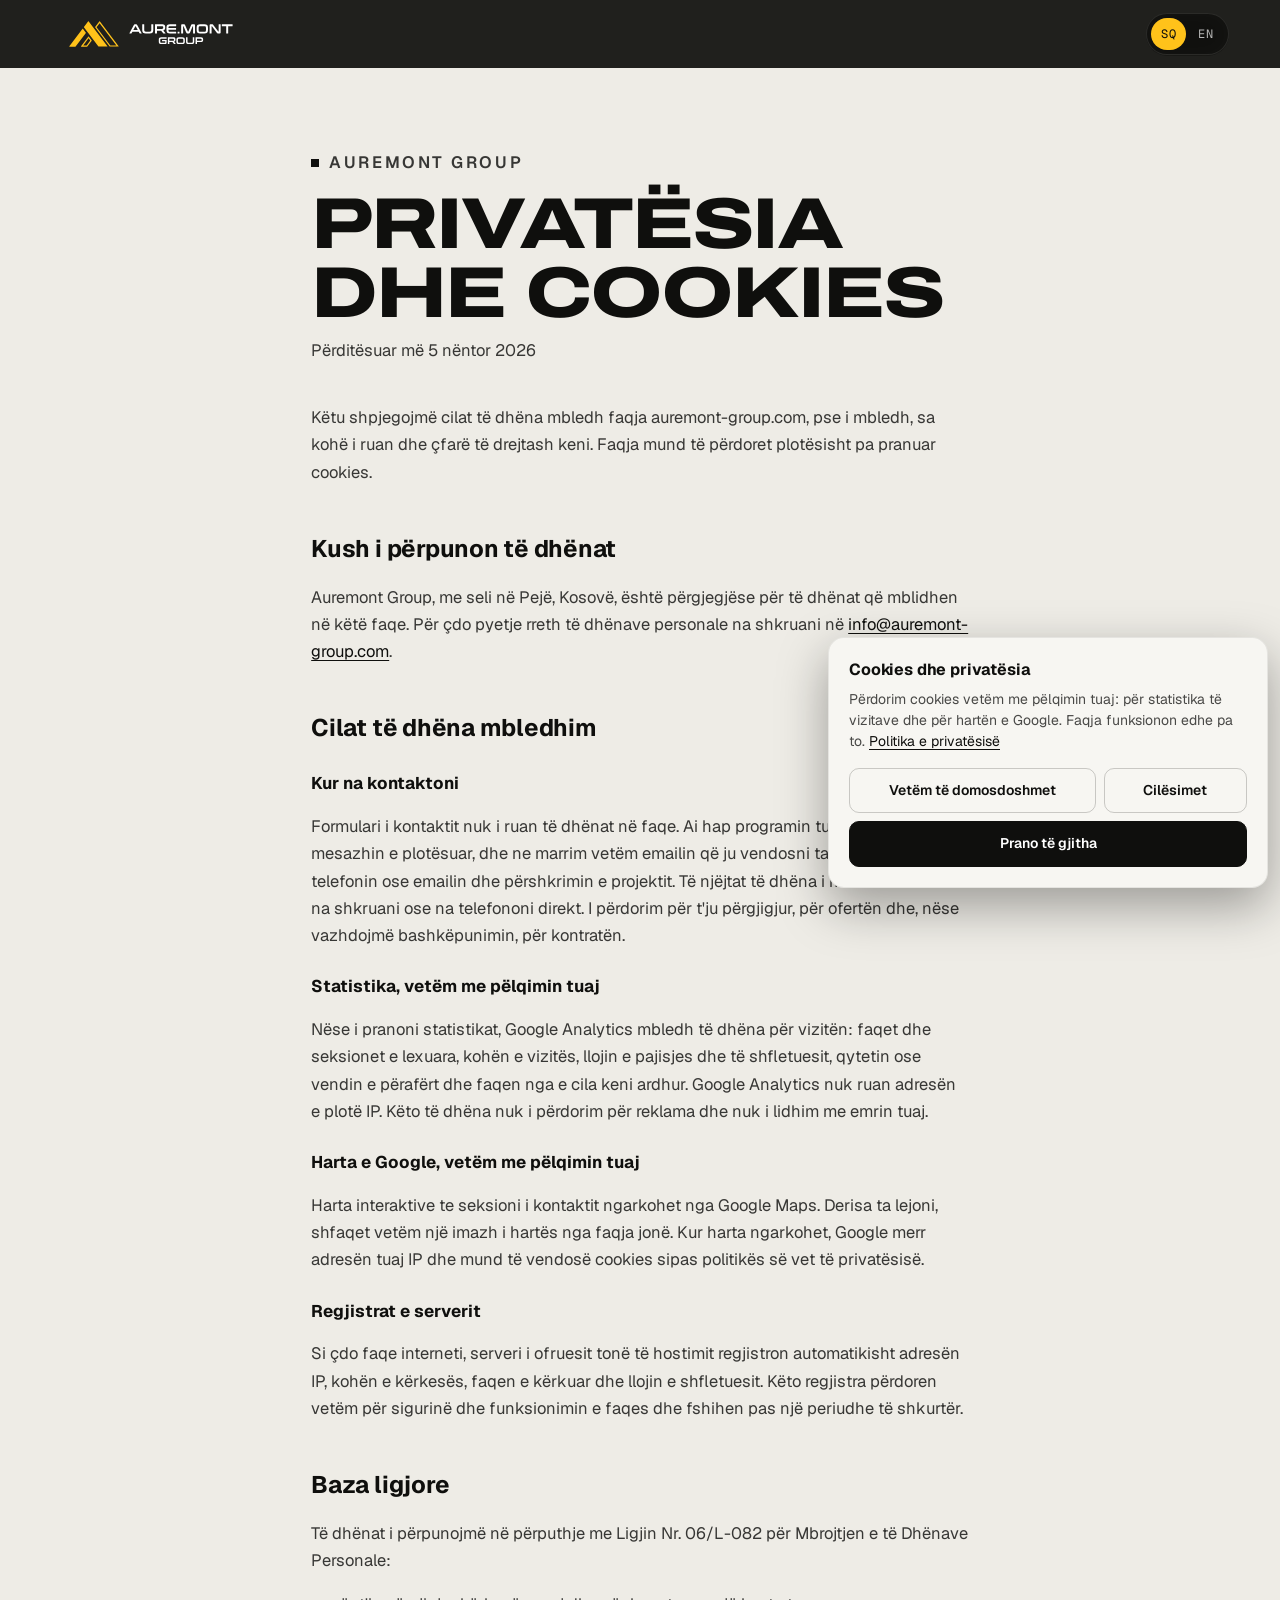
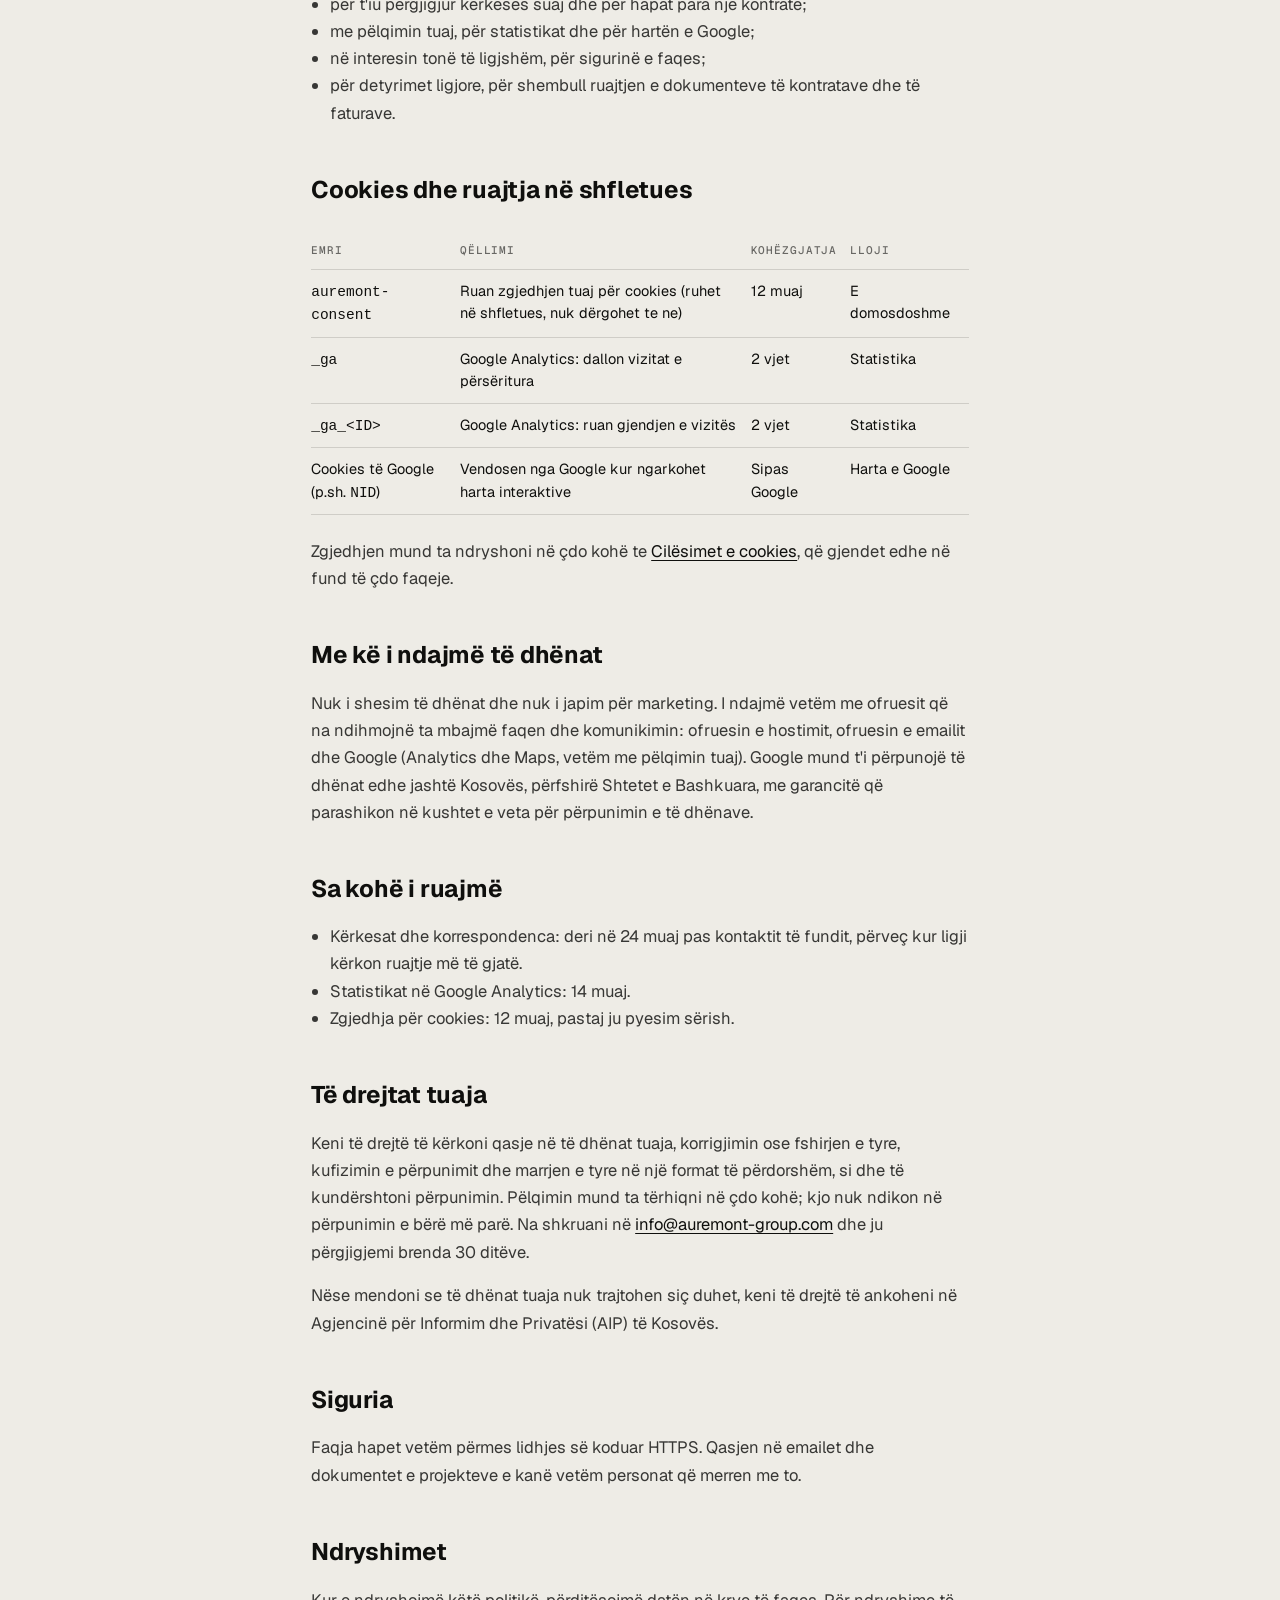
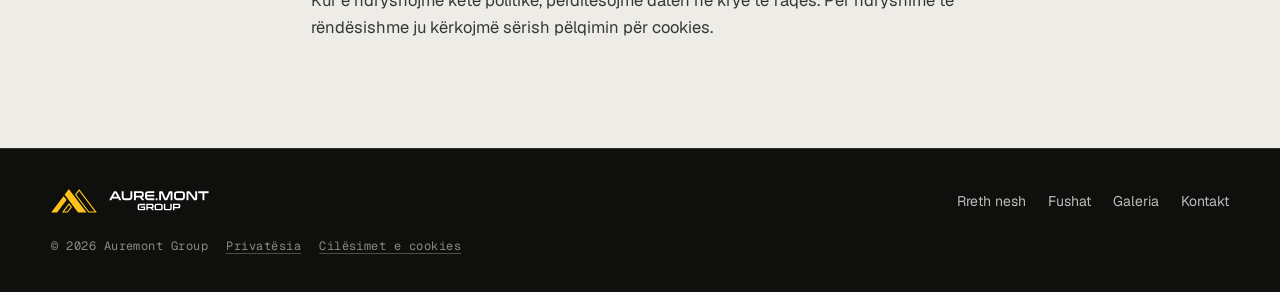
<file: privatesia/index.html>
<!doctype html>
<html lang="sq" data-page="doc">
<head>
<meta charset="utf-8">
<meta name="viewport" content="width=device-width, initial-scale=1, viewport-fit=cover">
<title>Privatësia dhe cookies · Auremont Group</title>
<meta name="description" content="Si i trajton Auremont Group të dhënat personale dhe cookies në auremont-group.com.">
<meta name="robots" content="index, follow, max-image-preview:large">
<link rel="canonical" href="https://auremont-group.com/privatesia/">
<link rel="alternate" hreflang="sq" href="https://auremont-group.com/privatesia/">
<link rel="alternate" hreflang="en" href="https://auremont-group.com/en/privacy/">
<link rel="alternate" hreflang="x-default" href="https://auremont-group.com/privatesia/">
<meta name="theme-color" content="#0F0F0D">
<meta name="format-detection" content="telephone=no">
<meta property="og:type" content="website">
<meta property="og:site_name" content="Auremont Group">
<meta property="og:locale" content="sq_AL">
<meta property="og:locale:alternate" content="en_US">
<meta property="og:title" content="Privatësia dhe cookies · Auremont Group">
<meta property="og:description" content="Si i trajton Auremont Group të dhënat personale dhe cookies në auremont-group.com.">
<meta property="og:url" content="https://auremont-group.com/privatesia/">
<meta property="og:image" content="https://auremont-group.com/assets/og/og-sq.jpg">
<meta property="og:image:width" content="1200">
<meta property="og:image:height" content="630">
<meta property="og:image:alt" content="Auremont Group, kompani ndërtimi në Pejë që nga viti 1990">
<meta name="twitter:card" content="summary_large_image">
<link rel="icon" href="../favicon.ico" sizes="32x32">
<link rel="icon" href="../assets/logo/favicon.svg" type="image/svg+xml">
<link rel="apple-touch-icon" href="../assets/logo/apple-touch-icon.png">
<link rel="manifest" href="../site.webmanifest">
<link rel="preload" href="../assets/fonts/geist.woff2" as="font" type="font/woff2" crossorigin>
<link rel="stylesheet" href="../css/style.css?v=d3173fdf">
<script>(function(d){d.classList.add('js');if(d.getAttribute('data-page')==='home')d.classList.add('is-intro')})(document.documentElement)</script>
<script src="../js/consent.js?v=0e183a5d" defer></script>
</head>
<body class="doc-page">
<svg width="0" height="0" style="position:absolute" aria-hidden="true">
  <symbol id="logo-mark" viewBox="134.2 118.9 85.9 44.6"><path fill-rule="evenodd" d="M 163.171875 139.546875 L 145.574219 162.8125 C 145.511719 162.898438 145.417969 162.945312 145.3125 162.945312 L 135.039062 162.945312 C 134.910156 162.945312 134.800781 162.875 134.742188 162.761719 C 134.6875 162.644531 134.699219 162.515625 134.773438 162.414062 L 157.507812 132.355469 C 157.570312 132.269531 157.664062 132.222656 157.769531 132.222656 C 157.875 132.222656 157.96875 132.269531 158.035156 132.355469 L 163.171875 139.148438 C 163.261719 139.265625 163.261719 139.425781 163.171875 139.546875 Z M 159.8125 129.324219 L 167.246094 119.492188 C 167.308594 119.40625 167.402344 119.363281 167.507812 119.363281 C 167.613281 119.363281 167.707031 119.40625 167.773438 119.492188 L 200.203125 162.378906 C 200.28125 162.480469 200.292969 162.609375 200.234375 162.722656 C 200.175781 162.839844 200.066406 162.90625 199.9375 162.90625 L 185.070312 162.90625 C 184.964844 162.90625 184.871094 162.863281 184.808594 162.777344 L 159.8125 129.722656 C 159.722656 129.601562 159.722656 129.445312 159.8125 129.324219 Z M 214.707031 162.90625 C 214.671875 162.917969 214.636719 162.925781 214.597656 162.925781 L 204.546875 162.925781 C 204.507812 162.925781 204.472656 162.917969 204.4375 162.90625 L 204.351562 162.90625 C 204.242188 162.90625 204.152344 162.863281 204.085938 162.777344 L 179.089844 129.722656 C 179 129.601562 179 129.445312 179.089844 129.324219 L 186.523438 119.492188 C 186.589844 119.40625 186.679688 119.363281 186.789062 119.363281 C 186.894531 119.363281 186.988281 119.40625 187.050781 119.492188 L 219.480469 162.378906 C 219.558594 162.480469 219.570312 162.609375 219.515625 162.722656 C 219.457031 162.839844 219.347656 162.90625 219.21875 162.90625 Z M 215.664062 160.808594 L 186.789062 122.625 L 181.570312 129.523438 L 205.242188 160.828125 L 214.429688 160.828125 C 214.519531 160.816406 214.609375 160.808594 214.707031 160.808594 Z M 173.203125 152.8125 L 165.640625 162.8125 C 165.574219 162.898438 165.484375 162.945312 165.375 162.945312 L 155.101562 162.945312 C 154.972656 162.945312 154.863281 162.875 154.808594 162.761719 C 154.75 162.644531 154.761719 162.515625 154.839844 162.414062 L 167.539062 145.621094 C 167.601562 145.535156 167.695312 145.488281 167.800781 145.488281 C 167.910156 145.488281 168 145.535156 168.066406 145.621094 L 173.203125 152.414062 C 173.292969 152.53125 173.292969 152.691406 173.203125 152.8125 Z M 170.722656 152.613281 L 167.800781 148.753906 L 158.65625 160.84375 L 164.496094 160.84375 Z M 170.722656 152.613281 "/></symbol>
  <symbol id="logo-word" viewBox="102.9 173.2 148.5 29.4"><path d="M 111.535156 173.710938 C 110.75 173.710938 110.171875 173.992188 109.574219 175.128906 L 103.460938 186.332031 C 103.332031 186.59375 103.386719 186.761719 103.683594 186.761719 L 106.128906 186.761719 C 106.371094 186.761719 106.464844 186.703125 106.554688 186.535156 L 107.769531 184.261719 L 116.699219 184.261719 L 117.929688 186.535156 C 118.003906 186.703125 118.113281 186.761719 118.355469 186.761719 L 120.722656 186.761719 C 121.023438 186.761719 121.078125 186.59375 120.949219 186.332031 L 114.777344 175.128906 C 114.160156 173.992188 113.601562 173.710938 112.632812 173.710938 Z M 109.074219 181.839844 L 111.945312 176.488281 C 112 176.394531 112.054688 176.359375 112.148438 176.359375 L 112.261719 176.359375 C 112.355469 176.359375 112.429688 176.394531 112.484375 176.488281 L 115.375 181.839844 Z M 122.179688 173.710938 C 121.898438 173.710938 121.769531 173.839844 121.769531 174.121094 L 121.769531 181.839844 C 121.769531 185.417969 123.203125 186.761719 126.988281 186.761719 L 132.335938 186.761719 C 136.121094 186.761719 137.558594 185.417969 137.558594 181.839844 L 137.558594 174.121094 C 137.558594 173.839844 137.425781 173.710938 137.148438 173.710938 L 135.117188 173.710938 C 134.855469 173.710938 134.707031 173.839844 134.707031 174.121094 L 134.707031 181.558594 C 134.707031 183.535156 134.164062 184.113281 132.246094 184.113281 L 127.082031 184.113281 C 125.160156 184.113281 124.601562 183.535156 124.601562 181.558594 L 124.601562 174.121094 C 124.601562 173.839844 124.472656 173.710938 124.191406 173.710938 Z M 140.578125 173.710938 C 140.203125 173.710938 140.019531 173.898438 140.019531 174.269531 L 140.019531 186.351562 C 140.019531 186.628906 140.148438 186.761719 140.429688 186.761719 L 142.441406 186.761719 C 142.722656 186.761719 142.851562 186.628906 142.851562 186.351562 L 142.851562 182.734375 L 148.761719 182.734375 L 151.726562 186.519531 C 151.855469 186.6875 151.949219 186.761719 152.246094 186.761719 L 154.746094 186.761719 C 155.042969 186.761719 155.136719 186.460938 154.988281 186.277344 L 151.875 182.417969 C 153.71875 182.042969 154.578125 180.777344 154.578125 178.613281 L 154.578125 177.53125 C 154.578125 174.960938 153.347656 173.710938 150.570312 173.710938 Z M 142.851562 180.273438 L 142.851562 176.527344 C 142.851562 176.378906 142.925781 176.320312 143.09375 176.320312 L 149.992188 176.320312 C 151.242188 176.320312 151.726562 176.789062 151.726562 177.925781 L 151.726562 178.707031 C 151.726562 179.824219 151.257812 180.273438 149.992188 180.273438 Z M 161.625 173.710938 C 157.839844 173.710938 156.402344 175.070312 156.402344 178.632812 L 156.402344 181.839844 C 156.402344 185.398438 157.839844 186.761719 161.625 186.761719 L 169.828125 186.761719 C 170.085938 186.761719 170.238281 186.628906 170.238281 186.351562 L 170.238281 184.542969 C 170.238281 184.28125 170.085938 184.132812 169.828125 184.132812 L 161.644531 184.132812 C 159.722656 184.132812 159.21875 183.589844 159.21875 181.632812 L 159.21875 181.410156 L 169.714844 181.410156 C 169.976562 181.410156 170.125 181.28125 170.125 181 L 170.125 179.339844 C 170.125 179.0625 169.976562 178.929688 169.714844 178.929688 L 159.21875 178.929688 L 159.21875 178.835938 C 159.21875 176.878906 159.722656 176.339844 161.644531 176.339844 L 169.828125 176.339844 C 170.085938 176.339844 170.238281 176.191406 170.238281 175.929688 L 170.238281 174.121094 C 170.238281 173.839844 170.085938 173.710938 169.828125 173.710938 Z M 172.734375 184.152344 C 172.453125 184.152344 172.324219 184.28125 172.324219 184.5625 L 172.324219 186.351562 C 172.324219 186.628906 172.453125 186.761719 172.734375 186.761719 L 174.5625 186.761719 C 174.839844 186.761719 174.972656 186.628906 174.972656 186.351562 L 174.972656 184.5625 C 174.972656 184.28125 174.839844 184.152344 174.5625 184.152344 Z M 179.015625 173.710938 C 177.730469 173.710938 177.394531 174.175781 177.394531 175.648438 L 177.394531 186.351562 C 177.394531 186.628906 177.527344 186.761719 177.804688 186.761719 L 179.761719 186.761719 C 180.042969 186.761719 180.171875 186.628906 180.171875 186.351562 L 180.171875 176.621094 C 180.171875 176.488281 180.226562 176.433594 180.339844 176.433594 L 180.507812 176.433594 C 180.636719 176.433594 180.695312 176.46875 180.75 176.582031 L 184.386719 184.933594 C 184.964844 186.332031 185.558594 186.761719 186.773438 186.761719 L 187.835938 186.761719 C 189.046875 186.761719 189.660156 186.332031 190.21875 184.933594 L 193.820312 176.582031 C 193.855469 176.46875 193.929688 176.433594 194.078125 176.433594 L 194.246094 176.433594 C 194.339844 176.433594 194.378906 176.488281 194.378906 176.621094 L 194.378906 186.351562 C 194.378906 186.628906 194.527344 186.761719 194.789062 186.761719 L 196.746094 186.761719 C 197.023438 186.761719 197.175781 186.628906 197.175781 186.351562 L 197.175781 175.648438 C 197.175781 174.195312 196.820312 173.710938 195.535156 173.710938 L 193.464844 173.710938 C 192.347656 173.710938 191.953125 173.933594 191.488281 175.128906 L 187.683594 184.074219 C 187.648438 184.1875 187.554688 184.242188 187.425781 184.242188 L 187.199219 184.242188 C 187.089844 184.242188 186.996094 184.1875 186.941406 184.074219 L 183.117188 175.128906 C 182.632812 173.933594 182.222656 173.710938 181.125 173.710938 Z M 204.722656 173.710938 C 200.941406 173.710938 199.503906 175.070312 199.503906 178.632812 L 199.503906 181.839844 C 199.503906 185.398438 200.941406 186.761719 204.722656 186.761719 L 210.464844 186.761719 C 214.25 186.761719 215.683594 185.417969 215.683594 181.839844 L 215.683594 178.632812 C 215.683594 175.054688 214.25 173.710938 210.464844 173.710938 Z M 202.339844 178.835938 C 202.339844 176.878906 202.878906 176.339844 204.816406 176.339844 L 210.355469 176.339844 C 212.292969 176.339844 212.832031 176.878906 212.832031 178.835938 L 212.832031 181.632812 C 212.832031 183.589844 212.292969 184.132812 210.355469 184.132812 L 204.816406 184.132812 C 202.878906 184.132812 202.339844 183.589844 202.339844 181.632812 Z M 219.691406 173.710938 C 218.519531 173.710938 218.035156 174.175781 218.035156 175.648438 L 218.035156 186.351562 C 218.035156 186.628906 218.164062 186.761719 218.445312 186.761719 L 220.4375 186.761719 C 220.699219 186.761719 220.847656 186.628906 220.847656 186.351562 L 220.847656 176.621094 C 220.847656 176.488281 220.886719 176.433594 221 176.433594 L 221.164062 176.433594 C 221.277344 176.433594 221.332031 176.46875 221.40625 176.5625 L 228.285156 185.660156 C 228.863281 186.480469 229.089844 186.761719 230.429688 186.761719 L 232.089844 186.761719 C 233.265625 186.761719 233.769531 186.292969 233.769531 184.820312 L 233.769531 174.121094 C 233.769531 173.839844 233.636719 173.710938 233.359375 173.710938 L 231.363281 173.710938 C 231.082031 173.710938 230.953125 173.839844 230.953125 174.121094 L 230.953125 183.851562 C 230.953125 183.984375 230.898438 184.039062 230.804688 184.039062 L 230.636719 184.039062 C 230.523438 184.039062 230.449219 184 230.394531 183.910156 L 223.53125 174.8125 C 222.9375 173.992188 222.714844 173.710938 221.371094 173.710938 Z M 235.855469 173.710938 C 235.59375 173.710938 235.445312 173.839844 235.445312 174.121094 L 235.445312 175.949219 C 235.445312 176.226562 235.59375 176.359375 235.855469 176.359375 L 241.726562 176.359375 L 241.726562 186.351562 C 241.726562 186.628906 241.875 186.761719 242.136719 186.761719 L 244.167969 186.761719 C 244.449219 186.761719 244.5625 186.628906 244.5625 186.351562 L 244.5625 176.359375 L 250.433594 176.359375 C 250.710938 176.359375 250.863281 176.226562 250.863281 175.949219 L 250.863281 174.121094 C 250.863281 173.839844 250.710938 173.710938 250.433594 173.710938 Z M 235.855469 173.710938 "/><path d="M 149.300781 192.210938 C 146.484375 192.210938 145.414062 193.207031 145.414062 195.875 L 145.414062 198.261719 C 145.414062 200.925781 146.484375 201.925781 149.300781 201.925781 L 154.894531 201.925781 C 156.019531 201.925781 156.617188 201.355469 156.617188 199.800781 L 156.617188 196.5 C 156.617188 196.222656 156.476562 196.082031 156.199219 196.082031 L 150.410156 196.082031 C 150.214844 196.082031 150.105469 196.191406 150.105469 196.386719 L 150.105469 197.609375 C 150.105469 197.816406 150.214844 197.914062 150.410156 197.914062 L 154.476562 197.914062 C 154.589844 197.914062 154.644531 197.96875 154.644531 198.109375 L 154.644531 199.136719 C 154.644531 199.761719 154.4375 199.96875 153.949219 199.96875 L 149.371094 199.96875 C 147.941406 199.96875 147.523438 199.550781 147.523438 198.082031 L 147.523438 196.082031 C 147.523438 194.609375 147.941406 194.179688 149.371094 194.179688 L 156.324219 194.179688 C 156.519531 194.179688 156.628906 194.082031 156.628906 193.875 L 156.628906 192.515625 C 156.628906 192.304688 156.519531 192.210938 156.324219 192.210938 Z M 158.796875 192.210938 C 158.515625 192.210938 158.378906 192.347656 158.378906 192.625 L 158.378906 201.621094 C 158.378906 201.828125 158.476562 201.925781 158.683594 201.925781 L 160.183594 201.925781 C 160.390625 201.925781 160.488281 201.828125 160.488281 201.621094 L 160.488281 198.925781 L 164.886719 198.925781 L 167.09375 201.746094 C 167.191406 201.871094 167.261719 201.925781 167.484375 201.925781 L 169.34375 201.925781 C 169.566406 201.925781 169.636719 201.703125 169.523438 201.566406 L 167.207031 198.691406 C 168.582031 198.414062 169.21875 197.46875 169.21875 195.859375 L 169.21875 195.054688 C 169.21875 193.140625 168.304688 192.210938 166.234375 192.210938 Z M 160.488281 197.09375 L 160.488281 194.304688 C 160.488281 194.195312 160.542969 194.152344 160.667969 194.152344 L 165.804688 194.152344 C 166.734375 194.152344 167.09375 194.5 167.09375 195.347656 L 167.09375 195.929688 C 167.09375 196.761719 166.75 197.09375 165.804688 197.09375 Z M 174.464844 192.210938 C 171.648438 192.210938 170.578125 193.222656 170.578125 195.875 L 170.578125 198.261719 C 170.578125 200.914062 171.648438 201.925781 174.464844 201.925781 L 178.742188 201.925781 C 181.558594 201.925781 182.628906 200.925781 182.628906 198.261719 L 182.628906 195.875 C 182.628906 193.207031 181.558594 192.210938 178.742188 192.210938 Z M 172.691406 196.027344 C 172.691406 194.570312 173.09375 194.167969 174.535156 194.167969 L 178.660156 194.167969 C 180.101562 194.167969 180.503906 194.570312 180.503906 196.027344 L 180.503906 198.109375 C 180.503906 199.566406 180.101562 199.96875 178.660156 199.96875 L 174.535156 199.96875 C 173.09375 199.96875 172.691406 199.566406 172.691406 198.109375 Z M 184.65625 192.210938 C 184.445312 192.210938 184.347656 192.304688 184.347656 192.515625 L 184.347656 198.261719 C 184.347656 200.925781 185.417969 201.925781 188.234375 201.925781 L 192.21875 201.925781 C 195.039062 201.925781 196.105469 200.925781 196.105469 198.261719 L 196.105469 192.515625 C 196.105469 192.304688 196.007812 192.210938 195.800781 192.210938 L 194.289062 192.210938 C 194.09375 192.210938 193.984375 192.304688 193.984375 192.515625 L 193.984375 198.054688 C 193.984375 199.523438 193.582031 199.953125 192.152344 199.953125 L 188.304688 199.953125 C 186.875 199.953125 186.460938 199.523438 186.460938 198.054688 L 186.460938 192.515625 C 186.460938 192.304688 186.363281 192.210938 186.152344 192.210938 Z M 198.355469 192.210938 C 198.078125 192.210938 197.9375 192.347656 197.9375 192.625 L 197.9375 201.621094 C 197.9375 201.828125 198.035156 201.925781 198.246094 201.925781 L 199.742188 201.925781 C 199.953125 201.925781 200.046875 201.828125 200.046875 201.621094 L 200.046875 198.996094 L 205.796875 198.996094 C 207.917969 198.996094 208.78125 197.96875 208.78125 196.097656 L 208.78125 195.054688 C 208.78125 193.195312 207.917969 192.210938 205.796875 192.210938 Z M 200.046875 197.082031 L 200.046875 194.320312 C 200.046875 194.207031 200.105469 194.152344 200.230469 194.152344 L 205.363281 194.152344 C 206.308594 194.152344 206.65625 194.527344 206.65625 195.359375 L 206.65625 195.886719 C 206.65625 196.707031 206.308594 197.082031 205.363281 197.082031 Z M 200.046875 197.082031 "/></symbol>
</svg>
<a class="skip" href="#main">Kalo te përmbajtja</a>

<header class="doc-head">
  <div class="doc-head__in wrap">
    <a class="nav__brand" href="../" aria-label="Auremont Group">
      <svg class="nav__mark"><use href="#logo-mark"/></svg>
      <svg class="nav__word"><use href="#logo-word"/></svg>
    </a>
    <nav class="lang" aria-label="Gjuha / Language">
      <a href="../privatesia/" hreflang="sq" lang="sq" data-lang="sq" aria-current="true">SQ</a>
      <a href="../en/privacy/" hreflang="en" lang="en" data-lang="en">EN</a>
    </nav>
  </div>
</header>

<main id="main" class="doc">
  <article class="doc__in wrap">
<p class="eyebrow"><i></i><span>Auremont Group</span></p>
<h1>Privatësia dhe cookies</h1>
<p class="doc__meta">Përditësuar më 5 nëntor 2026</p>

<p>Këtu shpjegojmë cilat të dhëna mbledh faqja auremont-group.com, pse i mbledh, sa kohë i ruan dhe çfarë të drejtash keni. Faqja mund të përdoret plotësisht pa pranuar cookies.</p>

<h2>Kush i përpunon të dhënat</h2>
<p>Auremont Group, me seli në Pejë, Kosovë, është përgjegjëse për të dhënat që mblidhen në këtë faqe. Për çdo pyetje rreth të dhënave personale na shkruani në <a href="mailto:info@auremont-group.com">info@auremont-group.com</a>.</p>

<h2>Cilat të dhëna mbledhim</h2>
<h3>Kur na kontaktoni</h3>
<p>Formulari i kontaktit nuk i ruan të dhënat në faqe. Ai hap programin tuaj të emailit me mesazhin e plotësuar, dhe ne marrim vetëm emailin që ju vendosni ta dërgoni: emrin, telefonin ose emailin dhe përshkrimin e projektit. Të njëjtat të dhëna i marrim edhe kur na shkruani ose na telefononi direkt. I përdorim për t'ju përgjigjur, për ofertën dhe, nëse vazhdojmë bashkëpunimin, për kontratën.</p>
<h3>Statistika, vetëm me pëlqimin tuaj</h3>
<p>Nëse i pranoni statistikat, Google Analytics mbledh të dhëna për vizitën: faqet dhe seksionet e lexuara, kohën e vizitës, llojin e pajisjes dhe të shfletuesit, qytetin ose vendin e përafërt dhe faqen nga e cila keni ardhur. Google Analytics nuk ruan adresën e plotë IP. Këto të dhëna nuk i përdorim për reklama dhe nuk i lidhim me emrin tuaj.</p>
<h3>Harta e Google, vetëm me pëlqimin tuaj</h3>
<p>Harta interaktive te seksioni i kontaktit ngarkohet nga Google Maps. Derisa ta lejoni, shfaqet vetëm një imazh i hartës nga faqja jonë. Kur harta ngarkohet, Google merr adresën tuaj IP dhe mund të vendosë cookies sipas politikës së vet të privatësisë.</p>
<h3>Regjistrat e serverit</h3>
<p>Si çdo faqe interneti, serveri i ofruesit tonë të hostimit regjistron automatikisht adresën IP, kohën e kërkesës, faqen e kërkuar dhe llojin e shfletuesit. Këto regjistra përdoren vetëm për sigurinë dhe funksionimin e faqes dhe fshihen pas një periudhe të shkurtër.</p>

<h2>Baza ligjore</h2>
<p>Të dhënat i përpunojmë në përputhje me Ligjin Nr. 06/L-082 për Mbrojtjen e të Dhënave Personale:</p>
<ul>
  <li>për t'iu përgjigjur kërkesës suaj dhe për hapat para një kontrate;</li>
  <li>me pëlqimin tuaj, për statistikat dhe për hartën e Google;</li>
  <li>në interesin tonë të ligjshëm, për sigurinë e faqes;</li>
  <li>për detyrimet ligjore, për shembull ruajtjen e dokumenteve të kontratave dhe të faturave.</li>
</ul>

<h2>Cookies dhe ruajtja në shfletues</h2>
<div class="doc__table">
<table>
  <thead><tr><th>Emri</th><th>Qëllimi</th><th>Kohëzgjatja</th><th>Lloji</th></tr></thead>
  <tbody>
    <tr><td><code>auremont-consent</code></td><td>Ruan zgjedhjen tuaj për cookies (ruhet në shfletues, nuk dërgohet te ne)</td><td>12 muaj</td><td>E domosdoshme</td></tr>
    <tr><td><code>_ga</code></td><td>Google Analytics: dallon vizitat e përsëritura</td><td>2 vjet</td><td>Statistika</td></tr>
    <tr><td><code>_ga_&lt;ID&gt;</code></td><td>Google Analytics: ruan gjendjen e vizitës</td><td>2 vjet</td><td>Statistika</td></tr>
    <tr><td>Cookies të Google (p.sh. <code>NID</code>)</td><td>Vendosen nga Google kur ngarkohet harta interaktive</td><td>Sipas Google</td><td>Harta e Google</td></tr>
  </tbody>
</table>
</div>
<p>Zgjedhjen mund ta ndryshoni në çdo kohë te <button class="doc__link" type="button" data-cc-open>Cilësimet e cookies</button>, që gjendet edhe në fund të çdo faqeje.</p>

<h2>Me kë i ndajmë të dhënat</h2>
<p>Nuk i shesim të dhënat dhe nuk i japim për marketing. I ndajmë vetëm me ofruesit që na ndihmojnë ta mbajmë faqen dhe komunikimin: ofruesin e hostimit, ofruesin e emailit dhe Google (Analytics dhe Maps, vetëm me pëlqimin tuaj). Google mund t'i përpunojë të dhënat edhe jashtë Kosovës, përfshirë Shtetet e Bashkuara, me garancitë që parashikon në kushtet e veta për përpunimin e të dhënave.</p>

<h2>Sa kohë i ruajmë</h2>
<ul>
  <li>Kërkesat dhe korrespondenca: deri në 24 muaj pas kontaktit të fundit, përveç kur ligji kërkon ruajtje më të gjatë.</li>
  <li>Statistikat në Google Analytics: 14 muaj.</li>
  <li>Zgjedhja për cookies: 12 muaj, pastaj ju pyesim sërish.</li>
</ul>

<h2>Të drejtat tuaja</h2>
<p>Keni të drejtë të kërkoni qasje në të dhënat tuaja, korrigjimin ose fshirjen e tyre, kufizimin e përpunimit dhe marrjen e tyre në një format të përdorshëm, si dhe të kundërshtoni përpunimin. Pëlqimin mund ta tërhiqni në çdo kohë; kjo nuk ndikon në përpunimin e bërë më parë. Na shkruani në <a href="mailto:info@auremont-group.com">info@auremont-group.com</a> dhe ju përgjigjemi brenda 30 ditëve.</p>
<p>Nëse mendoni se të dhënat tuaja nuk trajtohen siç duhet, keni të drejtë të ankoheni në Agjencinë për Informim dhe Privatësi (AIP) të Kosovës.</p>

<h2>Siguria</h2>
<p>Faqja hapet vetëm përmes lidhjes së koduar HTTPS. Qasjen në emailet dhe dokumentet e projekteve e kanë vetëm personat që merren me to.</p>

<h2>Ndryshimet</h2>
<p>Kur e ndryshojmë këtë politikë, përditësojmë datën në krye të faqes. Për ndryshime të rëndësishme ju kërkojmë sërish pëlqimin për cookies.</p>

  </article>
</main>

<footer class="foot">
  <div class="foot__grid wrap">
    <a class="foot__logo" href="../" aria-label="Auremont Group">
      <svg class="foot__mark"><use href="#logo-mark"/></svg>
      <svg class="foot__word"><use href="#logo-word"/></svg>
    </a>
    <ul class="foot__links">
      <li><a href="../#about" data-i18n="nav.about">Rreth nesh</a></li>
      <li><a href="../#fields" data-i18n="nav.fields">Fushat</a></li>
      <li><a href="../#gallery" data-i18n="nav.gallery">Galeria</a></li>
      <li><a href="../#contact" data-i18n="nav.contact">Kontakt</a></li>
    </ul>
    <ul class="foot__legal mono">
      <li>© <span class="foot__year">2026</span> Auremont Group</li>
      <li><a href="./" data-i18n="foot.privacy">Privatësia</a></li>
      <li><button type="button" data-cc-open data-i18n="foot.cookies">Cilësimet e cookies</button></li>
    </ul>
  </div>
</footer>

<section class="cc" aria-labelledby="cc-h" hidden>
  <div class="cc__box">
    <h2 class="cc__h" id="cc-h" data-i18n="cc.h">Cookies dhe privatësia</h2>
    <p class="cc__p"><span data-i18n="cc.p">Përdorim cookies vetëm me pëlqimin tuaj: për statistika të vizitave dhe për hartën e Google. Faqja funksionon edhe pa to.</span> <a href="./" data-i18n="cc.more">Politika e privatësisë</a></p>
    <div class="cc__opts" hidden>
      <label class="cc__opt"><input type="checkbox" checked disabled><span><b data-i18n="cc.nec">Të domosdoshme</b><small data-i18n="cc.nec.d">Ruajnë zgjedhjen tuaj për cookies. Gjithmonë aktive.</small></span></label>
      <label class="cc__opt cc__opt--analytics"><input type="checkbox" name="analytics"><span><b data-i18n="cc.an">Statistika</b><small data-i18n="cc.an.d">Google Analytics, për të parë sa vizitorë ka faqja dhe cilat pjesë lexohen.</small></span></label>
      <label class="cc__opt"><input type="checkbox" name="maps"><span><b data-i18n="cc.maps">Harta e Google</b><small data-i18n="cc.maps.d">Ngarkon hartën interaktive të Google Maps te seksioni i kontaktit.</small></span></label>
    </div>
    <div class="cc__btns">
      <button type="button" class="cc__btn" data-cc="reject"><span data-i18n="cc.reject">Vetëm të domosdoshmet</span></button>
      <button type="button" class="cc__btn" data-cc="settings"><span data-i18n="cc.settings" data-i18n-attr="data-settings:cc.settings;data-save:cc.save" data-settings="Cilësimet" data-save="Ruaj zgjedhjen">Cilësimet</span></button>
      <button type="button" class="cc__btn cc__btn--yes" data-cc="accept"><span data-i18n="cc.accept">Prano të gjitha</span></button>
    </div>
  </div>
</section>

</body>
</html>
</file>
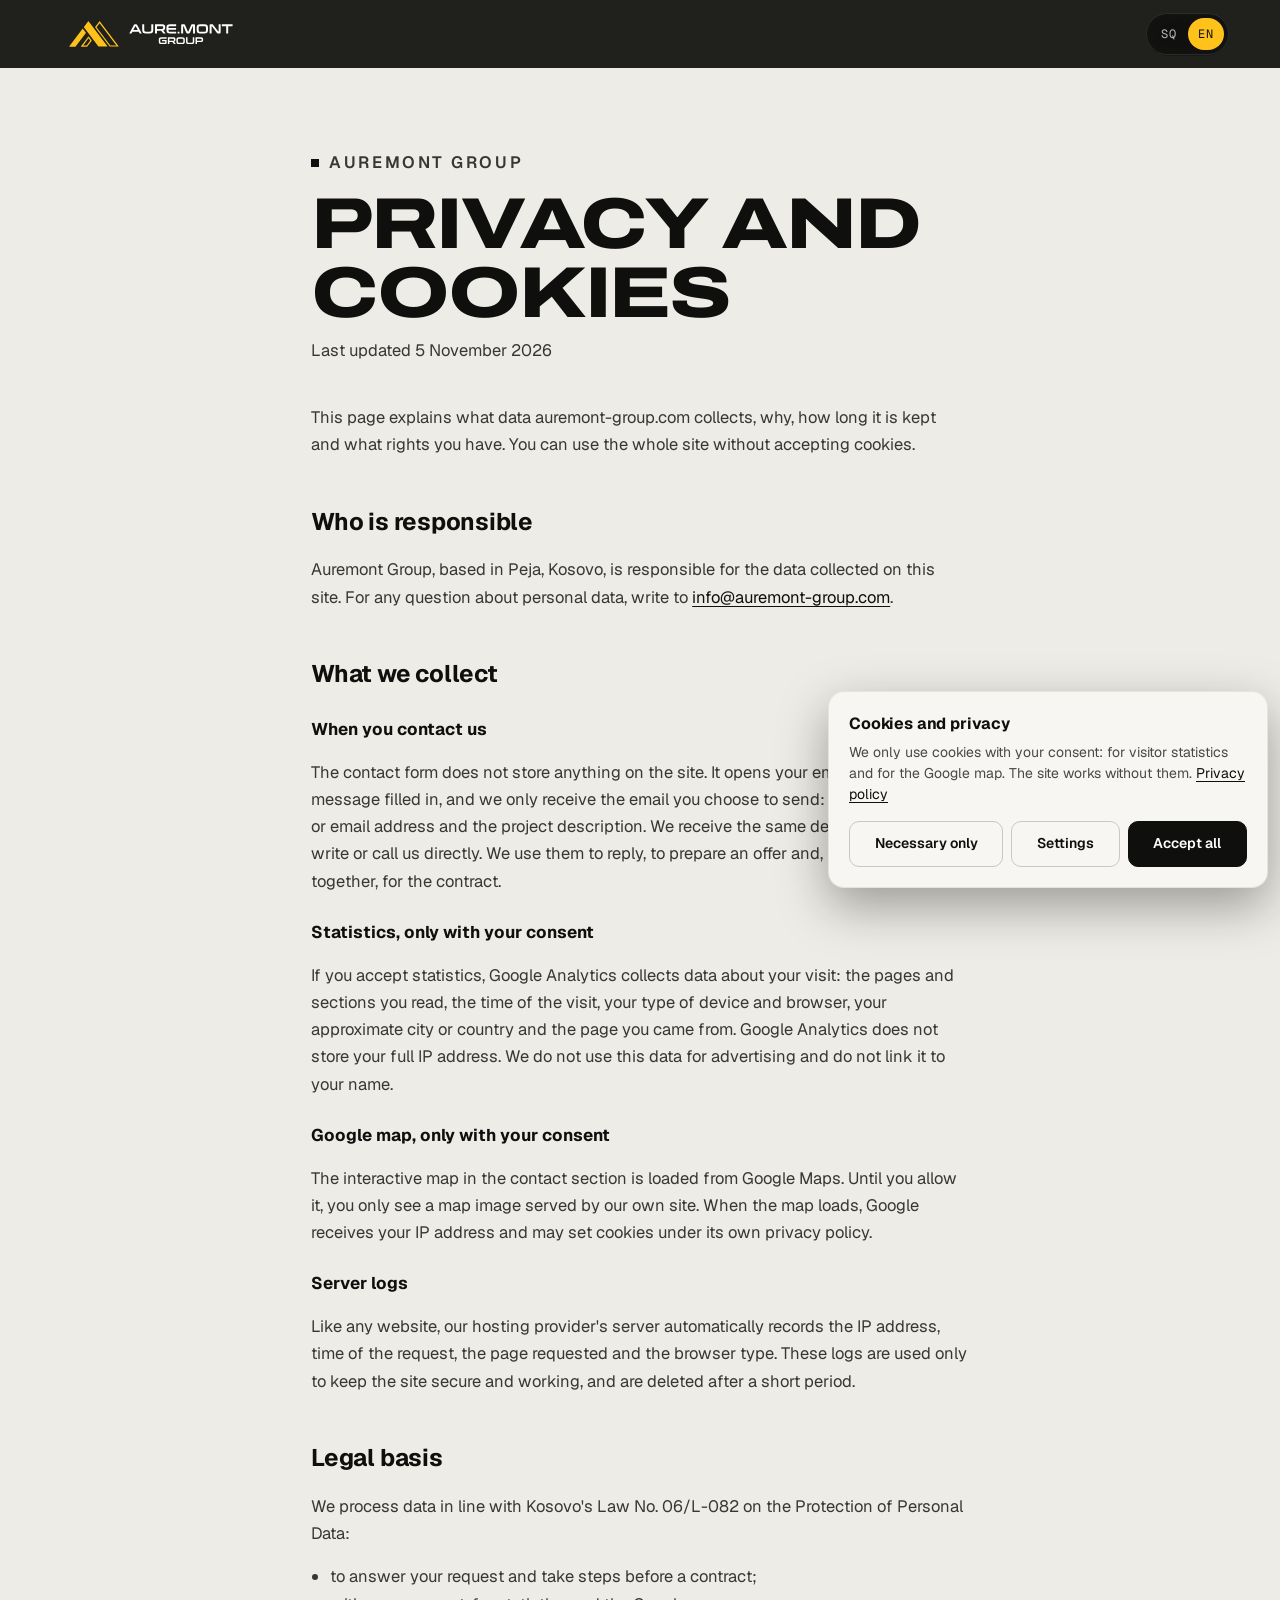
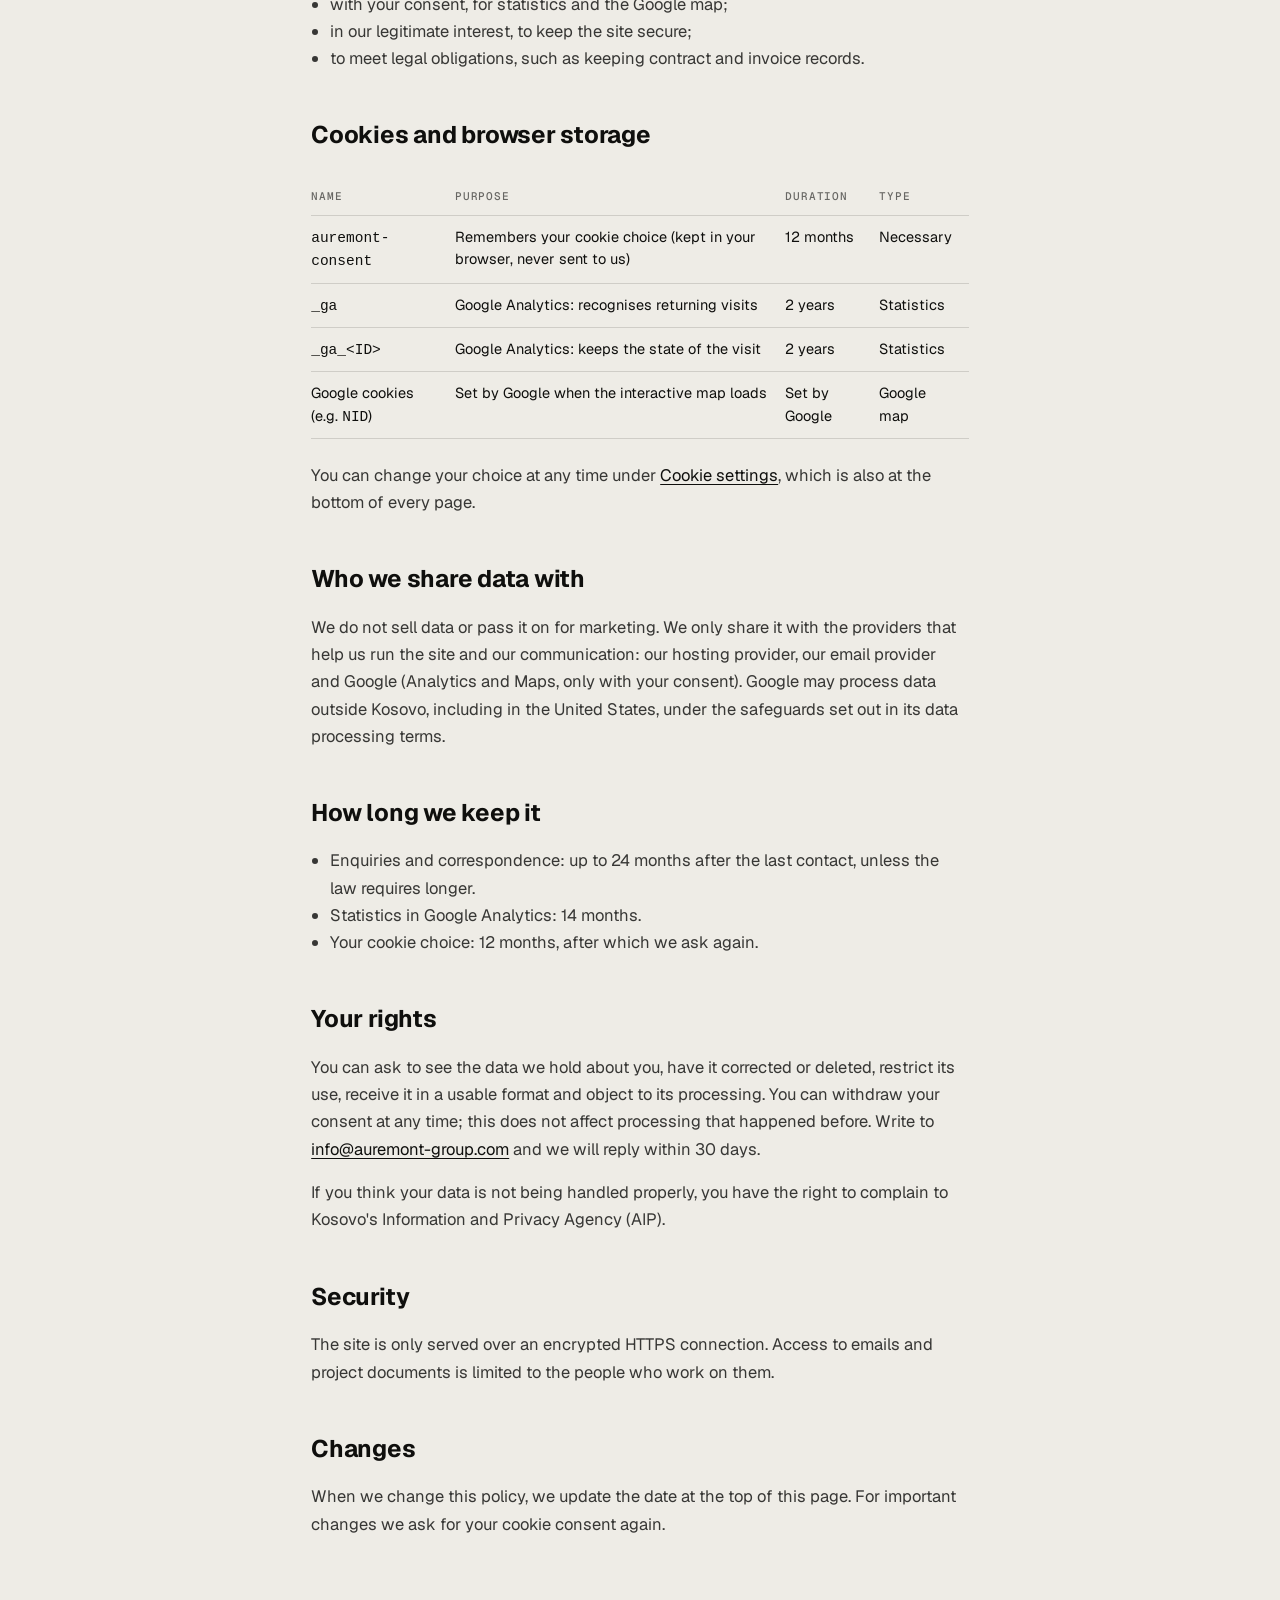
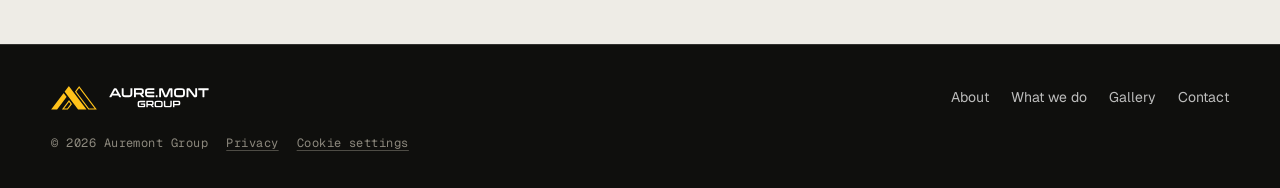
<file: en/privacy/index.html>
<!doctype html>
<html lang="en" data-page="doc">
<head>
<meta charset="utf-8">
<meta name="viewport" content="width=device-width, initial-scale=1, viewport-fit=cover">
<title>Privacy and cookies · Auremont Group</title>
<meta name="description" content="How Auremont Group handles personal data and cookies on auremont-group.com.">
<meta name="robots" content="index, follow, max-image-preview:large">
<link rel="canonical" href="https://auremont-group.com/en/privacy/">
<link rel="alternate" hreflang="sq" href="https://auremont-group.com/privatesia/">
<link rel="alternate" hreflang="en" href="https://auremont-group.com/en/privacy/">
<link rel="alternate" hreflang="x-default" href="https://auremont-group.com/privatesia/">
<meta name="theme-color" content="#0F0F0D">
<meta name="format-detection" content="telephone=no">
<meta property="og:type" content="website">
<meta property="og:site_name" content="Auremont Group">
<meta property="og:locale" content="en_US">
<meta property="og:locale:alternate" content="sq_AL">
<meta property="og:title" content="Privacy and cookies · Auremont Group">
<meta property="og:description" content="How Auremont Group handles personal data and cookies on auremont-group.com.">
<meta property="og:url" content="https://auremont-group.com/en/privacy/">
<meta property="og:image" content="https://auremont-group.com/assets/og/og-en.jpg">
<meta property="og:image:width" content="1200">
<meta property="og:image:height" content="630">
<meta property="og:image:alt" content="Auremont Group, construction company in Peja since 1990">
<meta name="twitter:card" content="summary_large_image">
<link rel="icon" href="../../favicon.ico" sizes="32x32">
<link rel="icon" href="../../assets/logo/favicon.svg" type="image/svg+xml">
<link rel="apple-touch-icon" href="../../assets/logo/apple-touch-icon.png">
<link rel="manifest" href="../../site.webmanifest">
<link rel="preload" href="../../assets/fonts/geist.woff2" as="font" type="font/woff2" crossorigin>
<link rel="stylesheet" href="../../css/style.css?v=d3173fdf">
<script>(function(d){d.classList.add('js');if(d.getAttribute('data-page')==='home')d.classList.add('is-intro')})(document.documentElement)</script>
<script src="../../js/consent.js?v=0e183a5d" defer></script>
</head>
<body class="doc-page">
<svg width="0" height="0" style="position:absolute" aria-hidden="true">
  <symbol id="logo-mark" viewBox="134.2 118.9 85.9 44.6"><path fill-rule="evenodd" d="M 163.171875 139.546875 L 145.574219 162.8125 C 145.511719 162.898438 145.417969 162.945312 145.3125 162.945312 L 135.039062 162.945312 C 134.910156 162.945312 134.800781 162.875 134.742188 162.761719 C 134.6875 162.644531 134.699219 162.515625 134.773438 162.414062 L 157.507812 132.355469 C 157.570312 132.269531 157.664062 132.222656 157.769531 132.222656 C 157.875 132.222656 157.96875 132.269531 158.035156 132.355469 L 163.171875 139.148438 C 163.261719 139.265625 163.261719 139.425781 163.171875 139.546875 Z M 159.8125 129.324219 L 167.246094 119.492188 C 167.308594 119.40625 167.402344 119.363281 167.507812 119.363281 C 167.613281 119.363281 167.707031 119.40625 167.773438 119.492188 L 200.203125 162.378906 C 200.28125 162.480469 200.292969 162.609375 200.234375 162.722656 C 200.175781 162.839844 200.066406 162.90625 199.9375 162.90625 L 185.070312 162.90625 C 184.964844 162.90625 184.871094 162.863281 184.808594 162.777344 L 159.8125 129.722656 C 159.722656 129.601562 159.722656 129.445312 159.8125 129.324219 Z M 214.707031 162.90625 C 214.671875 162.917969 214.636719 162.925781 214.597656 162.925781 L 204.546875 162.925781 C 204.507812 162.925781 204.472656 162.917969 204.4375 162.90625 L 204.351562 162.90625 C 204.242188 162.90625 204.152344 162.863281 204.085938 162.777344 L 179.089844 129.722656 C 179 129.601562 179 129.445312 179.089844 129.324219 L 186.523438 119.492188 C 186.589844 119.40625 186.679688 119.363281 186.789062 119.363281 C 186.894531 119.363281 186.988281 119.40625 187.050781 119.492188 L 219.480469 162.378906 C 219.558594 162.480469 219.570312 162.609375 219.515625 162.722656 C 219.457031 162.839844 219.347656 162.90625 219.21875 162.90625 Z M 215.664062 160.808594 L 186.789062 122.625 L 181.570312 129.523438 L 205.242188 160.828125 L 214.429688 160.828125 C 214.519531 160.816406 214.609375 160.808594 214.707031 160.808594 Z M 173.203125 152.8125 L 165.640625 162.8125 C 165.574219 162.898438 165.484375 162.945312 165.375 162.945312 L 155.101562 162.945312 C 154.972656 162.945312 154.863281 162.875 154.808594 162.761719 C 154.75 162.644531 154.761719 162.515625 154.839844 162.414062 L 167.539062 145.621094 C 167.601562 145.535156 167.695312 145.488281 167.800781 145.488281 C 167.910156 145.488281 168 145.535156 168.066406 145.621094 L 173.203125 152.414062 C 173.292969 152.53125 173.292969 152.691406 173.203125 152.8125 Z M 170.722656 152.613281 L 167.800781 148.753906 L 158.65625 160.84375 L 164.496094 160.84375 Z M 170.722656 152.613281 "/></symbol>
  <symbol id="logo-word" viewBox="102.9 173.2 148.5 29.4"><path d="M 111.535156 173.710938 C 110.75 173.710938 110.171875 173.992188 109.574219 175.128906 L 103.460938 186.332031 C 103.332031 186.59375 103.386719 186.761719 103.683594 186.761719 L 106.128906 186.761719 C 106.371094 186.761719 106.464844 186.703125 106.554688 186.535156 L 107.769531 184.261719 L 116.699219 184.261719 L 117.929688 186.535156 C 118.003906 186.703125 118.113281 186.761719 118.355469 186.761719 L 120.722656 186.761719 C 121.023438 186.761719 121.078125 186.59375 120.949219 186.332031 L 114.777344 175.128906 C 114.160156 173.992188 113.601562 173.710938 112.632812 173.710938 Z M 109.074219 181.839844 L 111.945312 176.488281 C 112 176.394531 112.054688 176.359375 112.148438 176.359375 L 112.261719 176.359375 C 112.355469 176.359375 112.429688 176.394531 112.484375 176.488281 L 115.375 181.839844 Z M 122.179688 173.710938 C 121.898438 173.710938 121.769531 173.839844 121.769531 174.121094 L 121.769531 181.839844 C 121.769531 185.417969 123.203125 186.761719 126.988281 186.761719 L 132.335938 186.761719 C 136.121094 186.761719 137.558594 185.417969 137.558594 181.839844 L 137.558594 174.121094 C 137.558594 173.839844 137.425781 173.710938 137.148438 173.710938 L 135.117188 173.710938 C 134.855469 173.710938 134.707031 173.839844 134.707031 174.121094 L 134.707031 181.558594 C 134.707031 183.535156 134.164062 184.113281 132.246094 184.113281 L 127.082031 184.113281 C 125.160156 184.113281 124.601562 183.535156 124.601562 181.558594 L 124.601562 174.121094 C 124.601562 173.839844 124.472656 173.710938 124.191406 173.710938 Z M 140.578125 173.710938 C 140.203125 173.710938 140.019531 173.898438 140.019531 174.269531 L 140.019531 186.351562 C 140.019531 186.628906 140.148438 186.761719 140.429688 186.761719 L 142.441406 186.761719 C 142.722656 186.761719 142.851562 186.628906 142.851562 186.351562 L 142.851562 182.734375 L 148.761719 182.734375 L 151.726562 186.519531 C 151.855469 186.6875 151.949219 186.761719 152.246094 186.761719 L 154.746094 186.761719 C 155.042969 186.761719 155.136719 186.460938 154.988281 186.277344 L 151.875 182.417969 C 153.71875 182.042969 154.578125 180.777344 154.578125 178.613281 L 154.578125 177.53125 C 154.578125 174.960938 153.347656 173.710938 150.570312 173.710938 Z M 142.851562 180.273438 L 142.851562 176.527344 C 142.851562 176.378906 142.925781 176.320312 143.09375 176.320312 L 149.992188 176.320312 C 151.242188 176.320312 151.726562 176.789062 151.726562 177.925781 L 151.726562 178.707031 C 151.726562 179.824219 151.257812 180.273438 149.992188 180.273438 Z M 161.625 173.710938 C 157.839844 173.710938 156.402344 175.070312 156.402344 178.632812 L 156.402344 181.839844 C 156.402344 185.398438 157.839844 186.761719 161.625 186.761719 L 169.828125 186.761719 C 170.085938 186.761719 170.238281 186.628906 170.238281 186.351562 L 170.238281 184.542969 C 170.238281 184.28125 170.085938 184.132812 169.828125 184.132812 L 161.644531 184.132812 C 159.722656 184.132812 159.21875 183.589844 159.21875 181.632812 L 159.21875 181.410156 L 169.714844 181.410156 C 169.976562 181.410156 170.125 181.28125 170.125 181 L 170.125 179.339844 C 170.125 179.0625 169.976562 178.929688 169.714844 178.929688 L 159.21875 178.929688 L 159.21875 178.835938 C 159.21875 176.878906 159.722656 176.339844 161.644531 176.339844 L 169.828125 176.339844 C 170.085938 176.339844 170.238281 176.191406 170.238281 175.929688 L 170.238281 174.121094 C 170.238281 173.839844 170.085938 173.710938 169.828125 173.710938 Z M 172.734375 184.152344 C 172.453125 184.152344 172.324219 184.28125 172.324219 184.5625 L 172.324219 186.351562 C 172.324219 186.628906 172.453125 186.761719 172.734375 186.761719 L 174.5625 186.761719 C 174.839844 186.761719 174.972656 186.628906 174.972656 186.351562 L 174.972656 184.5625 C 174.972656 184.28125 174.839844 184.152344 174.5625 184.152344 Z M 179.015625 173.710938 C 177.730469 173.710938 177.394531 174.175781 177.394531 175.648438 L 177.394531 186.351562 C 177.394531 186.628906 177.527344 186.761719 177.804688 186.761719 L 179.761719 186.761719 C 180.042969 186.761719 180.171875 186.628906 180.171875 186.351562 L 180.171875 176.621094 C 180.171875 176.488281 180.226562 176.433594 180.339844 176.433594 L 180.507812 176.433594 C 180.636719 176.433594 180.695312 176.46875 180.75 176.582031 L 184.386719 184.933594 C 184.964844 186.332031 185.558594 186.761719 186.773438 186.761719 L 187.835938 186.761719 C 189.046875 186.761719 189.660156 186.332031 190.21875 184.933594 L 193.820312 176.582031 C 193.855469 176.46875 193.929688 176.433594 194.078125 176.433594 L 194.246094 176.433594 C 194.339844 176.433594 194.378906 176.488281 194.378906 176.621094 L 194.378906 186.351562 C 194.378906 186.628906 194.527344 186.761719 194.789062 186.761719 L 196.746094 186.761719 C 197.023438 186.761719 197.175781 186.628906 197.175781 186.351562 L 197.175781 175.648438 C 197.175781 174.195312 196.820312 173.710938 195.535156 173.710938 L 193.464844 173.710938 C 192.347656 173.710938 191.953125 173.933594 191.488281 175.128906 L 187.683594 184.074219 C 187.648438 184.1875 187.554688 184.242188 187.425781 184.242188 L 187.199219 184.242188 C 187.089844 184.242188 186.996094 184.1875 186.941406 184.074219 L 183.117188 175.128906 C 182.632812 173.933594 182.222656 173.710938 181.125 173.710938 Z M 204.722656 173.710938 C 200.941406 173.710938 199.503906 175.070312 199.503906 178.632812 L 199.503906 181.839844 C 199.503906 185.398438 200.941406 186.761719 204.722656 186.761719 L 210.464844 186.761719 C 214.25 186.761719 215.683594 185.417969 215.683594 181.839844 L 215.683594 178.632812 C 215.683594 175.054688 214.25 173.710938 210.464844 173.710938 Z M 202.339844 178.835938 C 202.339844 176.878906 202.878906 176.339844 204.816406 176.339844 L 210.355469 176.339844 C 212.292969 176.339844 212.832031 176.878906 212.832031 178.835938 L 212.832031 181.632812 C 212.832031 183.589844 212.292969 184.132812 210.355469 184.132812 L 204.816406 184.132812 C 202.878906 184.132812 202.339844 183.589844 202.339844 181.632812 Z M 219.691406 173.710938 C 218.519531 173.710938 218.035156 174.175781 218.035156 175.648438 L 218.035156 186.351562 C 218.035156 186.628906 218.164062 186.761719 218.445312 186.761719 L 220.4375 186.761719 C 220.699219 186.761719 220.847656 186.628906 220.847656 186.351562 L 220.847656 176.621094 C 220.847656 176.488281 220.886719 176.433594 221 176.433594 L 221.164062 176.433594 C 221.277344 176.433594 221.332031 176.46875 221.40625 176.5625 L 228.285156 185.660156 C 228.863281 186.480469 229.089844 186.761719 230.429688 186.761719 L 232.089844 186.761719 C 233.265625 186.761719 233.769531 186.292969 233.769531 184.820312 L 233.769531 174.121094 C 233.769531 173.839844 233.636719 173.710938 233.359375 173.710938 L 231.363281 173.710938 C 231.082031 173.710938 230.953125 173.839844 230.953125 174.121094 L 230.953125 183.851562 C 230.953125 183.984375 230.898438 184.039062 230.804688 184.039062 L 230.636719 184.039062 C 230.523438 184.039062 230.449219 184 230.394531 183.910156 L 223.53125 174.8125 C 222.9375 173.992188 222.714844 173.710938 221.371094 173.710938 Z M 235.855469 173.710938 C 235.59375 173.710938 235.445312 173.839844 235.445312 174.121094 L 235.445312 175.949219 C 235.445312 176.226562 235.59375 176.359375 235.855469 176.359375 L 241.726562 176.359375 L 241.726562 186.351562 C 241.726562 186.628906 241.875 186.761719 242.136719 186.761719 L 244.167969 186.761719 C 244.449219 186.761719 244.5625 186.628906 244.5625 186.351562 L 244.5625 176.359375 L 250.433594 176.359375 C 250.710938 176.359375 250.863281 176.226562 250.863281 175.949219 L 250.863281 174.121094 C 250.863281 173.839844 250.710938 173.710938 250.433594 173.710938 Z M 235.855469 173.710938 "/><path d="M 149.300781 192.210938 C 146.484375 192.210938 145.414062 193.207031 145.414062 195.875 L 145.414062 198.261719 C 145.414062 200.925781 146.484375 201.925781 149.300781 201.925781 L 154.894531 201.925781 C 156.019531 201.925781 156.617188 201.355469 156.617188 199.800781 L 156.617188 196.5 C 156.617188 196.222656 156.476562 196.082031 156.199219 196.082031 L 150.410156 196.082031 C 150.214844 196.082031 150.105469 196.191406 150.105469 196.386719 L 150.105469 197.609375 C 150.105469 197.816406 150.214844 197.914062 150.410156 197.914062 L 154.476562 197.914062 C 154.589844 197.914062 154.644531 197.96875 154.644531 198.109375 L 154.644531 199.136719 C 154.644531 199.761719 154.4375 199.96875 153.949219 199.96875 L 149.371094 199.96875 C 147.941406 199.96875 147.523438 199.550781 147.523438 198.082031 L 147.523438 196.082031 C 147.523438 194.609375 147.941406 194.179688 149.371094 194.179688 L 156.324219 194.179688 C 156.519531 194.179688 156.628906 194.082031 156.628906 193.875 L 156.628906 192.515625 C 156.628906 192.304688 156.519531 192.210938 156.324219 192.210938 Z M 158.796875 192.210938 C 158.515625 192.210938 158.378906 192.347656 158.378906 192.625 L 158.378906 201.621094 C 158.378906 201.828125 158.476562 201.925781 158.683594 201.925781 L 160.183594 201.925781 C 160.390625 201.925781 160.488281 201.828125 160.488281 201.621094 L 160.488281 198.925781 L 164.886719 198.925781 L 167.09375 201.746094 C 167.191406 201.871094 167.261719 201.925781 167.484375 201.925781 L 169.34375 201.925781 C 169.566406 201.925781 169.636719 201.703125 169.523438 201.566406 L 167.207031 198.691406 C 168.582031 198.414062 169.21875 197.46875 169.21875 195.859375 L 169.21875 195.054688 C 169.21875 193.140625 168.304688 192.210938 166.234375 192.210938 Z M 160.488281 197.09375 L 160.488281 194.304688 C 160.488281 194.195312 160.542969 194.152344 160.667969 194.152344 L 165.804688 194.152344 C 166.734375 194.152344 167.09375 194.5 167.09375 195.347656 L 167.09375 195.929688 C 167.09375 196.761719 166.75 197.09375 165.804688 197.09375 Z M 174.464844 192.210938 C 171.648438 192.210938 170.578125 193.222656 170.578125 195.875 L 170.578125 198.261719 C 170.578125 200.914062 171.648438 201.925781 174.464844 201.925781 L 178.742188 201.925781 C 181.558594 201.925781 182.628906 200.925781 182.628906 198.261719 L 182.628906 195.875 C 182.628906 193.207031 181.558594 192.210938 178.742188 192.210938 Z M 172.691406 196.027344 C 172.691406 194.570312 173.09375 194.167969 174.535156 194.167969 L 178.660156 194.167969 C 180.101562 194.167969 180.503906 194.570312 180.503906 196.027344 L 180.503906 198.109375 C 180.503906 199.566406 180.101562 199.96875 178.660156 199.96875 L 174.535156 199.96875 C 173.09375 199.96875 172.691406 199.566406 172.691406 198.109375 Z M 184.65625 192.210938 C 184.445312 192.210938 184.347656 192.304688 184.347656 192.515625 L 184.347656 198.261719 C 184.347656 200.925781 185.417969 201.925781 188.234375 201.925781 L 192.21875 201.925781 C 195.039062 201.925781 196.105469 200.925781 196.105469 198.261719 L 196.105469 192.515625 C 196.105469 192.304688 196.007812 192.210938 195.800781 192.210938 L 194.289062 192.210938 C 194.09375 192.210938 193.984375 192.304688 193.984375 192.515625 L 193.984375 198.054688 C 193.984375 199.523438 193.582031 199.953125 192.152344 199.953125 L 188.304688 199.953125 C 186.875 199.953125 186.460938 199.523438 186.460938 198.054688 L 186.460938 192.515625 C 186.460938 192.304688 186.363281 192.210938 186.152344 192.210938 Z M 198.355469 192.210938 C 198.078125 192.210938 197.9375 192.347656 197.9375 192.625 L 197.9375 201.621094 C 197.9375 201.828125 198.035156 201.925781 198.246094 201.925781 L 199.742188 201.925781 C 199.953125 201.925781 200.046875 201.828125 200.046875 201.621094 L 200.046875 198.996094 L 205.796875 198.996094 C 207.917969 198.996094 208.78125 197.96875 208.78125 196.097656 L 208.78125 195.054688 C 208.78125 193.195312 207.917969 192.210938 205.796875 192.210938 Z M 200.046875 197.082031 L 200.046875 194.320312 C 200.046875 194.207031 200.105469 194.152344 200.230469 194.152344 L 205.363281 194.152344 C 206.308594 194.152344 206.65625 194.527344 206.65625 195.359375 L 206.65625 195.886719 C 206.65625 196.707031 206.308594 197.082031 205.363281 197.082031 Z M 200.046875 197.082031 "/></symbol>
</svg>
<a class="skip" href="#main">Skip to content</a>

<header class="doc-head">
  <div class="doc-head__in wrap">
    <a class="nav__brand" href="../" aria-label="Auremont Group">
      <svg class="nav__mark"><use href="#logo-mark"/></svg>
      <svg class="nav__word"><use href="#logo-word"/></svg>
    </a>
    <nav class="lang" aria-label="Gjuha / Language">
      <a href="../../privatesia/" hreflang="sq" lang="sq" data-lang="sq">SQ</a>
      <a href="../../en/privacy/" hreflang="en" lang="en" data-lang="en" aria-current="true">EN</a>
    </nav>
  </div>
</header>

<main id="main" class="doc">
  <article class="doc__in wrap">
<p class="eyebrow"><i></i><span>Auremont Group</span></p>
<h1>Privacy and cookies</h1>
<p class="doc__meta">Last updated 5 November 2026</p>

<p>This page explains what data auremont-group.com collects, why, how long it is kept and what rights you have. You can use the whole site without accepting cookies.</p>

<h2>Who is responsible</h2>
<p>Auremont Group, based in Peja, Kosovo, is responsible for the data collected on this site. For any question about personal data, write to <a href="mailto:info@auremont-group.com">info@auremont-group.com</a>.</p>

<h2>What we collect</h2>
<h3>When you contact us</h3>
<p>The contact form does not store anything on the site. It opens your email app with the message filled in, and we only receive the email you choose to send: your name, phone or email address and the project description. We receive the same details when you write or call us directly. We use them to reply, to prepare an offer and, if we work together, for the contract.</p>
<h3>Statistics, only with your consent</h3>
<p>If you accept statistics, Google Analytics collects data about your visit: the pages and sections you read, the time of the visit, your type of device and browser, your approximate city or country and the page you came from. Google Analytics does not store your full IP address. We do not use this data for advertising and do not link it to your name.</p>
<h3>Google map, only with your consent</h3>
<p>The interactive map in the contact section is loaded from Google Maps. Until you allow it, you only see a map image served by our own site. When the map loads, Google receives your IP address and may set cookies under its own privacy policy.</p>
<h3>Server logs</h3>
<p>Like any website, our hosting provider's server automatically records the IP address, time of the request, the page requested and the browser type. These logs are used only to keep the site secure and working, and are deleted after a short period.</p>

<h2>Legal basis</h2>
<p>We process data in line with Kosovo's Law No. 06/L-082 on the Protection of Personal Data:</p>
<ul>
  <li>to answer your request and take steps before a contract;</li>
  <li>with your consent, for statistics and the Google map;</li>
  <li>in our legitimate interest, to keep the site secure;</li>
  <li>to meet legal obligations, such as keeping contract and invoice records.</li>
</ul>

<h2>Cookies and browser storage</h2>
<div class="doc__table">
<table>
  <thead><tr><th>Name</th><th>Purpose</th><th>Duration</th><th>Type</th></tr></thead>
  <tbody>
    <tr><td><code>auremont-consent</code></td><td>Remembers your cookie choice (kept in your browser, never sent to us)</td><td>12 months</td><td>Necessary</td></tr>
    <tr><td><code>_ga</code></td><td>Google Analytics: recognises returning visits</td><td>2 years</td><td>Statistics</td></tr>
    <tr><td><code>_ga_&lt;ID&gt;</code></td><td>Google Analytics: keeps the state of the visit</td><td>2 years</td><td>Statistics</td></tr>
    <tr><td>Google cookies (e.g. <code>NID</code>)</td><td>Set by Google when the interactive map loads</td><td>Set by Google</td><td>Google map</td></tr>
  </tbody>
</table>
</div>
<p>You can change your choice at any time under <button class="doc__link" type="button" data-cc-open>Cookie settings</button>, which is also at the bottom of every page.</p>

<h2>Who we share data with</h2>
<p>We do not sell data or pass it on for marketing. We only share it with the providers that help us run the site and our communication: our hosting provider, our email provider and Google (Analytics and Maps, only with your consent). Google may process data outside Kosovo, including in the United States, under the safeguards set out in its data processing terms.</p>

<h2>How long we keep it</h2>
<ul>
  <li>Enquiries and correspondence: up to 24 months after the last contact, unless the law requires longer.</li>
  <li>Statistics in Google Analytics: 14 months.</li>
  <li>Your cookie choice: 12 months, after which we ask again.</li>
</ul>

<h2>Your rights</h2>
<p>You can ask to see the data we hold about you, have it corrected or deleted, restrict its use, receive it in a usable format and object to its processing. You can withdraw your consent at any time; this does not affect processing that happened before. Write to <a href="mailto:info@auremont-group.com">info@auremont-group.com</a> and we will reply within 30 days.</p>
<p>If you think your data is not being handled properly, you have the right to complain to Kosovo's Information and Privacy Agency (AIP).</p>

<h2>Security</h2>
<p>The site is only served over an encrypted HTTPS connection. Access to emails and project documents is limited to the people who work on them.</p>

<h2>Changes</h2>
<p>When we change this policy, we update the date at the top of this page. For important changes we ask for your cookie consent again.</p>

  </article>
</main>

<footer class="foot">
  <div class="foot__grid wrap">
    <a class="foot__logo" href="../" aria-label="Auremont Group">
      <svg class="foot__mark"><use href="#logo-mark"/></svg>
      <svg class="foot__word"><use href="#logo-word"/></svg>
    </a>
    <ul class="foot__links">
      <li><a href="../#about" data-i18n="nav.about">About</a></li>
      <li><a href="../#fields" data-i18n="nav.fields">What we do</a></li>
      <li><a href="../#gallery" data-i18n="nav.gallery">Gallery</a></li>
      <li><a href="../#contact" data-i18n="nav.contact">Contact</a></li>
    </ul>
    <ul class="foot__legal mono">
      <li>© <span class="foot__year">2026</span> Auremont Group</li>
      <li><a href="./" data-i18n="foot.privacy">Privacy</a></li>
      <li><button type="button" data-cc-open data-i18n="foot.cookies">Cookie settings</button></li>
    </ul>
  </div>
</footer>

<section class="cc" aria-labelledby="cc-h" hidden>
  <div class="cc__box">
    <h2 class="cc__h" id="cc-h" data-i18n="cc.h">Cookies and privacy</h2>
    <p class="cc__p"><span data-i18n="cc.p">We only use cookies with your consent: for visitor statistics and for the Google map. The site works without them.</span> <a href="./" data-i18n="cc.more">Privacy policy</a></p>
    <div class="cc__opts" hidden>
      <label class="cc__opt"><input type="checkbox" checked disabled><span><b data-i18n="cc.nec">Necessary</b><small data-i18n="cc.nec.d">Remember your cookie choice. Always on.</small></span></label>
      <label class="cc__opt cc__opt--analytics"><input type="checkbox" name="analytics"><span><b data-i18n="cc.an">Statistics</b><small data-i18n="cc.an.d">Google Analytics, to see how many people visit and which parts they read.</small></span></label>
      <label class="cc__opt"><input type="checkbox" name="maps"><span><b data-i18n="cc.maps">Google map</b><small data-i18n="cc.maps.d">Loads the interactive Google map in the contact section.</small></span></label>
    </div>
    <div class="cc__btns">
      <button type="button" class="cc__btn" data-cc="reject"><span data-i18n="cc.reject">Necessary only</span></button>
      <button type="button" class="cc__btn" data-cc="settings"><span data-i18n="cc.settings" data-i18n-attr="data-settings:cc.settings;data-save:cc.save" data-settings="Settings" data-save="Save choice">Settings</span></button>
      <button type="button" class="cc__btn cc__btn--yes" data-cc="accept"><span data-i18n="cc.accept">Accept all</span></button>
    </div>
  </div>
</section>

</body>
</html>
</file>
<file: css/style.css>
@font-face {
  font-family: "Archivo"; font-style: normal; font-display: swap;
  font-weight: 600 900; font-stretch: 112% 125%;
  src: url("../assets/fonts/archivo.woff2") format("woff2");
}
@font-face {
  font-family: "Geist"; font-style: normal; font-display: swap;
  font-weight: 300 700;
  src: url("../assets/fonts/geist.woff2") format("woff2");
}
@font-face {
  font-family: "Geist Mono"; font-style: normal; font-display: swap;
  font-weight: 400 600;
  src: url("../assets/fonts/geistmono.woff2") format("woff2");
}

/* Auremont Group
   Layout: full-bleed scroll stages (sticky 100vh scenes) on a dark site plan,
   with content on one wrapper; yellow is the material, black is the ink. */
:root {
  --ink: #0F0F0D;
  --ink-2: #1B1B17;
  --ink-3: #2A2924;
  --yellow: #FFC21A;
  --tint: #FFC21A;
  --yellow-deep: #E9AC08;
  --paper: #EEECE6;
  --card: #F7F6F2;
  --stone: #8D897E;
  --white: #FFFFFF;
  --line-dark: rgba(255, 255, 255, .14);
  --line-light: rgba(15, 15, 13, .14);

  --f-disp: "Archivo", "Arial Black", "Helvetica Neue", Arial, sans-serif;
  --f-body: "Geist", "Helvetica Neue", Arial, sans-serif;
  --f-mono: "Geist Mono", ui-monospace, Menlo, Consolas, monospace;

  --gut-l: max(clamp(16px, 4vw, 56px), env(safe-area-inset-left, 0px));
  --gut-r: max(clamp(16px, 4vw, 56px), env(safe-area-inset-right, 0px));
  --ease: cubic-bezier(.65, 0, .35, 1);
  color-scheme: dark;
}

*, *::before, *::after { box-sizing: border-box; }
html { background: var(--ink); -webkit-text-size-adjust: 100%; }
html.lenis, html.lenis body { height: auto; }
.lenis.lenis-smooth { scroll-behavior: auto !important; }
.lenis.lenis-stopped { overflow: clip; }
body {
  margin: 0;
  background: var(--ink);
  color: var(--white);
  font-family: var(--f-body);
  font-size: 16px;
  line-height: 1.55;
  -webkit-font-smoothing: antialiased;
  overflow-x: clip;
}
img, svg { max-width: 100%; display: block; }
[hidden] { display: none !important; }
a { color: inherit; }
button { font: inherit; color: inherit; }
:focus-visible { outline: 2px solid var(--yellow); outline-offset: 3px; border-radius: 4px; }
::selection { background: var(--yellow); color: var(--ink); }
.mono { font-family: var(--f-mono); font-size: 12px; letter-spacing: .04em; }
.wrap {
  width: 100%;
  max-width: 1520px;
  margin-inline: auto;
  padding-left: max(16px, env(safe-area-inset-left, 0px));
  padding-right: max(16px, env(safe-area-inset-right, 0px));
}
@media (min-width: 700px) { .wrap { padding-left: var(--gut-l); padding-right: var(--gut-r); } }

.skip { position: fixed; left: 16px; top: -60px; z-index: 100; background: var(--yellow); color: var(--ink); padding: 10px 14px; border-radius: 8px; font-weight: 600; text-decoration: none; }
.skip:focus { top: calc(16px + env(safe-area-inset-top, 0px)); }

.eyebrow {
  display: flex; align-items: center; gap: 10px;
  margin: 0;
  font-family: var(--f-body); font-size: 12px; font-weight: 600;
  letter-spacing: .16em; text-transform: uppercase;
  color: var(--ink);
}
.eyebrow i { width: 8px; height: 8px; background: var(--ink); display: inline-block; }
.eyebrow--light { color: var(--white); }
.eyebrow--light i { background: var(--yellow); }

/* ---------- Intro wordmark ---------- */
.intro { display: none; }
html.is-intro .intro {
  display: grid; place-items: center;
  position: fixed; inset: 0; z-index: 60; pointer-events: none;
  animation: intro-failsafe .01s 9s forwards;
}
html.is-intro .nav { opacity: 0; animation: nav-failsafe .01s 9s forwards; }
@keyframes intro-failsafe { to { opacity: 0; visibility: hidden; } }
@keyframes nav-failsafe { to { opacity: 1; } }
.intro__brand { display: grid; justify-items: center; gap: clamp(18px, 3vw, 40px); }
.intro__mark { width: clamp(120px, 17vw, 260px); aspect-ratio: 85.9 / 44.6; fill: var(--yellow); }
.intro__word { width: min(86vw, 1100px); aspect-ratio: 148.5 / 29.4; fill: var(--white); }

/* ---------- Navigation ---------- */
.nav {
  position: fixed; z-index: 50; left: 0; right: 0; top: 0;
  padding-top: calc(14px + env(safe-area-inset-top, 0px));
  padding-left: max(16px, env(safe-area-inset-left, 0px));
  padding-right: max(16px, env(safe-area-inset-right, 0px));
  display: flex; justify-content: center;
  pointer-events: none;
}
.nav__pill {
  position: relative; pointer-events: auto;
  display: grid; grid-template-columns: 1fr auto 1fr; align-items: center; gap: 8px;
  padding: 7px 8px;
  min-height: 56px;
}
.nav__bg {
  position: absolute; inset: 0; border-radius: 999px;
  background: rgba(17, 17, 15, .72);
  -webkit-backdrop-filter: blur(14px) saturate(140%); backdrop-filter: blur(14px) saturate(140%);
  border: 1px solid rgba(255, 255, 255, .1);
  z-index: -1;
}
.nav__links { display: flex; gap: 2px; list-style: none; margin: 0; padding: 0; }
.nav__links--l { justify-content: flex-end; }
.nav__links a {
  display: block; padding: 9px 16px; border-radius: 999px;
  font-size: 14px; font-weight: 500; text-decoration: none; color: rgba(255, 255, 255, .82);
  transition: background .25s, color .25s;
}
.nav__links a:hover { background: rgba(255, 255, 255, .08); color: var(--white); }
.nav__links a.is-active { color: var(--yellow); }
.nav__brand { display: flex; align-items: center; gap: 12px; padding: 4px 18px; text-decoration: none; }
.nav__mark { width: 50px; aspect-ratio: 85.9 / 44.6; fill: var(--yellow); }
.nav__word { width: 104px; aspect-ratio: 148.5 / 29.4; fill: var(--white); }
.nav__burger { display: none; }
.lang {
  position: fixed; pointer-events: auto;
  top: calc(22px + env(safe-area-inset-top, 0px));
  right: max(16px, calc(env(safe-area-inset-right, 0px) + 16px));
  display: flex; gap: 2px; padding: 4px;
  border-radius: 999px; background: rgba(17, 17, 15, .72);
  -webkit-backdrop-filter: blur(14px); backdrop-filter: blur(14px);
  border: 1px solid rgba(255, 255, 255, .1);
}
.lang a {
  border: 0; background: transparent; cursor: pointer; text-decoration: none;
  font-family: var(--f-mono); font-size: 12px; letter-spacing: .06em;
  padding: 7px 10px; border-radius: 999px; color: rgba(255, 255, 255, .7);
}
.lang a[aria-current] { background: var(--yellow); color: var(--ink); }

.mmenu {
  position: fixed; inset: 0; z-index: 45;
  background: var(--ink);
  padding: calc(110px + env(safe-area-inset-top, 0px)) max(24px, env(safe-area-inset-right, 0px)) calc(32px + env(safe-area-inset-bottom, 0px)) max(24px, env(safe-area-inset-left, 0px));
  display: flex; flex-direction: column; justify-content: space-between;
}
.mmenu ul { list-style: none; margin: 0; padding: 0; display: grid; gap: 6px; }
.mmenu a { font-family: var(--f-disp); font-stretch: 125%; font-weight: 700; font-size: clamp(32px, 9vw, 54px); text-transform: uppercase; text-decoration: none; letter-spacing: -.01em; line-height: 1.15; }
.mmenu__lang { display: flex; gap: 8px; }
.mmenu__lang a { border: 1px solid var(--line-dark); background: transparent; border-radius: 999px; padding: 10px 18px; text-decoration: none; font-family: var(--f-body); font-size: 16px; font-stretch: 100%; font-weight: 500; text-transform: none; letter-spacing: 0; line-height: 1.5; }
.mmenu__lang a[aria-current] { background: var(--yellow); color: var(--ink); border-color: var(--yellow); }

@media (max-width: 899px) {
  .nav { justify-content: stretch; }
  .nav__pill { width: 100%; grid-template-columns: auto 1fr auto; padding: 6px 6px 6px 4px; min-height: 52px; }
  .nav__links { display: none; }
  .nav__brand { padding: 4px 12px; }
  .nav__mark { width: 40px; }
  .nav__word { width: 88px; }
  .nav__burger {
    display: grid; place-content: center; gap: 6px; grid-column: 3;
    width: 42px; height: 42px; border-radius: 50%; border: 0; cursor: pointer;
    background: var(--yellow);
  }
  .nav__burger span { display: block; width: 16px; height: 2px; background: var(--ink); transition: transform .35s var(--ease); }
  .nav__burger[aria-expanded="true"] span:first-child { transform: translateY(4px) rotate(45deg); }
  .nav__burger[aria-expanded="true"] span:last-child { transform: translateY(-4px) rotate(-45deg); }
  .lang { display: none; }
}

/* ---------- Tint behind transparent sections ---------- */
.tint { position: fixed; inset: 0; z-index: 0; background: var(--tint); pointer-events: none; }
main, .foot { position: relative; z-index: 1; }

/* ---------- Hero ---------- */
.hero {
  position: relative; height: 100vh; height: 100svh; min-height: 560px;
  background: var(--ink); overflow: hidden;
  display: flex; flex-direction: column; justify-content: flex-end;
}
.hero__grid { position: absolute; inset: 0; width: 100%; height: 100%; }
.hero__shade {
  position: absolute; inset: 0; pointer-events: none;
  background:
    linear-gradient(to top, rgba(15, 15, 13, .82) 0%, rgba(15, 15, 13, 0) 38%),
    linear-gradient(to right, rgba(15, 15, 13, .55) 0%, rgba(15, 15, 13, 0) 45%);
}
.hero__foot {
  position: relative; display: grid; gap: 28px;
  grid-template-columns: minmax(0, 1fr);
  padding-bottom: calc(clamp(100px, 13vh, 140px) + env(safe-area-inset-bottom, 0px));
}
.hero__title {
  margin: 0; max-width: 17ch;
  font-family: var(--f-disp); font-stretch: 112%; font-weight: 700;
  font-size: clamp(38px, 6.2vw, 104px); line-height: .98; letter-spacing: -.025em;
  text-wrap: balance;
}
.hero__title em { font-style: normal; color: var(--yellow); }
.hero__cue {
  position: absolute; left: 50%; bottom: calc(26px + env(safe-area-inset-bottom, 0px)); margin-left: -26px;
  width: 52px; height: 52px; border-radius: 50%; color: var(--yellow);
  border: 1px solid rgba(255, 255, 255, .24);
  transition: border-color .35s, background-color .35s, color .35s;
}
.hero__cue::before {
  content: ""; position: absolute; inset: -1px; border-radius: 50%; border: 1px solid var(--yellow);
  opacity: 0; pointer-events: none; animation: cue-ring 2.6s cubic-bezier(.2, .7, .3, 1) infinite;
}
.hero__cue-in { position: absolute; inset: 0; border-radius: 50%; overflow: hidden; }
.hero__cue svg {
  position: absolute; left: 50%; top: 50%; width: 20px; height: 20px; margin: -10px 0 0 -10px;
  fill: none; stroke: currentColor; stroke-width: 1.8; stroke-linecap: round; stroke-linejoin: round;
  animation: cue-out 2.6s cubic-bezier(.7, 0, .25, 1) infinite;
}
.hero__cue svg + svg { animation-name: cue-in; }
.hero__cue:hover, .hero__cue:focus-visible { background: var(--yellow); border-color: var(--yellow); color: var(--ink); }
@keyframes cue-out { 0%, 40% { transform: translateY(0); } 70%, 100% { transform: translateY(40px); } }
@keyframes cue-in { 0%, 40% { transform: translateY(-40px); } 70%, 100% { transform: translateY(0); } }
@keyframes cue-ring { 0%, 55% { opacity: 0; transform: scale(1); } 64% { opacity: .9; } 100% { opacity: 0; transform: scale(1.6); } }


/* ---------- Scroll stages (Kosovo open / close) ---------- */
.stage { position: relative; background: var(--ink); }
.stage--open { height: 400vh; }
.stage__cover { fill: var(--tint); }
/* the map starts closing while the last gallery row is still on screen, so there is no empty yellow screen */
.stage--close { height: 340vh; margin-top: calc(-1 * min(60vh, 2 * clamp(200px, 25vw, 380px) + 8vh)); }
.stage__sticky { position: sticky; top: 0; height: 100vh; height: 100svh; overflow: hidden; }
.stage__svg { position: absolute; inset: 0; width: 100%; height: 100%; max-width: none; }
.stage__pins text { font-family: var(--f-mono); font-size: 11px; letter-spacing: .05em; fill: var(--ink); }
.stage__pins .pin-hq-label { font-family: var(--f-body); font-size: 14px; font-weight: 700; letter-spacing: 0; }
.stage__text { position: absolute; max-width: 380px; color: var(--white); }
.js .stage__text { opacity: 0; }
.stage__text p, .stage__text h2 { margin: 0; }
.stage__text--l { left: 0; bottom: 14vh; display: grid; gap: 14px; padding-left: max(16px, env(safe-area-inset-left, 0px)); }
.stage__text--r { right: 0; bottom: 14vh; padding-right: max(16px, env(safe-area-inset-right, 0px)); color: rgba(255, 255, 255, .72); font-size: 16px; }
@media (min-width: 700px) {
  .stage__text--l { padding-left: var(--gut-l); }
  .stage__text--r { padding-right: var(--gut-r); }
}
.stage__lead { font-size: clamp(20px, 1.7vw, 26px); font-weight: 600; line-height: 1.25; letter-spacing: -.01em; }
.stage__big {
  font-family: var(--f-disp); font-stretch: 125%; font-weight: 800; text-transform: uppercase;
  font-size: clamp(30px, 4.4vw, 72px); line-height: .95; letter-spacing: -.02em; max-width: 9ch;
}
.stage--close .stage__text--l { bottom: auto; top: 16vh; max-width: 560px; }
@media (max-width: 899px) {
  .stage__text { max-width: none; left: 0; right: 0; }
  .stage__text--l { bottom: auto; top: calc(92px + env(safe-area-inset-top, 0px)); padding-right: max(16px, env(safe-area-inset-right, 0px)); }
  .stage__text--r { bottom: calc(28px + env(safe-area-inset-bottom, 0px)); padding-left: max(16px, env(safe-area-inset-left, 0px)); font-size: 15px; }
  .stage--close .stage__text--l { top: calc(92px + env(safe-area-inset-top, 0px)); }
}

/* ---------- About ---------- */
.about { position: relative; height: 250vh; margin-top: -150vh; color: var(--ink); }
.about__sticky { position: sticky; top: 0; height: 100vh; height: 100svh; display: flex; align-items: center; }
.about__grid { display: grid; gap: 28px; grid-template-columns: minmax(0, 1fr); padding-top: 72px; }
@media (min-width: 1000px) { .about__grid { grid-template-columns: minmax(0, 3fr) minmax(0, 9fr); } }
.about__side { display: grid; gap: 14px; align-content: start; padding-top: .7em; }
.about__meta { margin: 0; font-size: 14px; color: rgba(15, 15, 13, .66); }
.about__text {
  margin: 0; max-width: 30ch;
  font-size: clamp(25px, 3.5vw, 58px); font-weight: 600; line-height: 1.12; letter-spacing: -.025em;
}
@media (min-width: 1000px) { .about__text { max-width: 32ch; } }
.about__text .w { color: rgba(15, 15, 13, .2); transition: color .35s ease; }
.about__text .w.on { color: var(--ink); }

/* ---------- Fields ---------- */
.fields { position: relative; color: var(--ink); padding-bottom: 70vh; overflow: clip; }
.fields__back { position: sticky; top: 0; height: 100vh; height: 100svh; margin-bottom: -100vh; margin-bottom: -100svh; overflow: hidden; pointer-events: none; }
.fields__since {
  position: absolute; inset: 0;
  margin: 0; display: grid; justify-items: center; align-content: center;
  font-family: var(--f-disp); font-stretch: 125%; font-weight: 900; text-transform: uppercase;
  color: rgba(15, 15, 13, .1); line-height: .82; letter-spacing: -.04em; text-align: center;
}
.fields__since-a { font-size: clamp(44px, 10vw, 190px); }
.fields__since-b { font-size: clamp(110px, 31vw, 560px); font-variant-numeric: tabular-nums; }
.card-wrap { position: relative; padding-top: 62vh; padding-left: max(12px, env(safe-area-inset-left, 0px)); padding-right: max(12px, env(safe-area-inset-right, 0px)); transform-origin: 50% 0; }
.card {
  position: relative; max-width: 1400px; margin-inline: auto;
  background: var(--card); border-radius: clamp(20px, 2.4vw, 36px);
  padding: clamp(22px, 3.4vw, 56px);
  box-shadow: 0 40px 80px -30px rgba(60, 40, 0, .35), 0 2px 0 rgba(255, 255, 255, .6) inset;
  transform-origin: 50% 100%;
}
.card__top { display: flex; justify-content: space-between; align-items: baseline; font-size: 14px; font-weight: 500; }
.card__top .mono { font-size: 13px; color: rgba(15, 15, 13, .66); }
.card__idx { color: var(--ink); }
.card__title {
  margin: clamp(28px, 5vw, 64px) 0 0;
  font-family: var(--f-disp); font-stretch: 125%; font-weight: 800; text-transform: uppercase;
  font-size: clamp(28px, 5.6vw, 96px); line-height: .94; letter-spacing: -.03em;
}
.card__title-2 { display: block; }
.card__sub { margin: clamp(18px, 2vw, 28px) 0 0; max-width: 46ch; font-size: clamp(15px, 1.2vw, 18px); color: rgba(15, 15, 13, .66); }
.rows { list-style: none; margin: clamp(36px, 6vw, 88px) 0 0; padding: 0; }
.row {
  display: grid; gap: 18px 28px; align-items: center;
  grid-template-columns: minmax(0, 1fr);
  padding: clamp(22px, 3vw, 40px) 0;
  border-top: 1px solid var(--line-light);
}
@media (min-width: 900px) { .row { grid-template-columns: minmax(0, 4fr) minmax(0, 4fr) minmax(0, 4fr); } }
.row__head { display: grid; gap: 4px; align-content: center; }
.row__n { color: rgba(15, 15, 13, .66); margin-bottom: 8px; }
.row__g { font-size: 14px; color: rgba(15, 15, 13, .6); }
.row__t { margin: 0; font-size: clamp(22px, 2.1vw, 32px); font-weight: 700; line-height: 1.1; letter-spacing: -.02em; }
.row__media { margin: 0; justify-self: center; width: min(100%, 360px); aspect-ratio: 4 / 3; max-width: 100%; border-radius: 10px; overflow: hidden; background: #E9E6DE; }
.row__media img { width: 100%; height: 100%; object-fit: cover; }
.row__d { margin: 0; max-width: 38ch; font-size: 16px; color: rgba(15, 15, 13, .72); }
@media (min-width: 900px) { .row__d { justify-self: end; } }
.row > * { transition: opacity .6s var(--ease), transform .6s var(--ease), filter .6s var(--ease); }
.row__n, .row__g, .row__t, .row__d { transition: color .5s var(--ease); }
.js .row:not(.on) .row__n, .js .row:not(.on) .row__g, .js .row:not(.on) .row__d { color: #6E6D68; }
.js .row:not(.on) .row__t { color: #8A8984; }
.js .row:not(.on) .row__media { opacity: .38; transform: scale(.9); filter: grayscale(1); }

/* ---------- Since 1990 ---------- */
/* ---------- Gallery ---------- */
.gallery { position: relative; z-index: 2; color: var(--ink); padding-block: clamp(110px, 16vh, 190px) 8vh; overflow: clip; }
.gallery__head { display: grid; gap: 16px 40px; margin-bottom: clamp(36px, 6vh, 72px); }
.gallery__h {
  margin: 0; font-family: var(--f-disp); font-stretch: 125%; font-weight: 800; text-transform: uppercase;
  font-size: clamp(44px, 8vw, 136px); line-height: .9; letter-spacing: -.035em;
}
.gallery__p { margin: 0; max-width: 30ch; font-size: clamp(15px, 1.2vw, 18px); color: rgba(15, 15, 13, .7); }
@media (min-width: 900px) {
  .gallery__head { grid-template-columns: minmax(0, 1fr) auto; align-items: end; }
  .gallery__head .eyebrow { grid-column: 1 / -1; }
  .gallery__p { text-align: right; padding-bottom: .6em; max-width: 26ch; text-wrap: balance; }
}
.gallery__rows { display: grid; gap: clamp(10px, 1.2vw, 18px); }
.marquee { overflow: hidden; }
.marquee__track { display: flex; gap: clamp(10px, 1.2vw, 18px); width: max-content; will-change: transform; }
.shot {
  flex: none; position: relative; height: clamp(200px, 25vw, 380px); padding: 0; border: 0; margin: 0;
  border-radius: clamp(10px, 1vw, 16px); overflow: hidden; background: rgba(15, 15, 13, .1);
  cursor: zoom-in; -webkit-tap-highlight-color: transparent;
}
.shot img { display: block; height: 100%; width: auto; max-width: none; transition: transform 1s var(--ease); }
.shot::after {
  content: ""; position: absolute; inset: 0; border-radius: inherit; pointer-events: none;
  box-shadow: inset 0 0 0 0 var(--ink); transition: box-shadow .35s var(--ease);
}
.shot:hover img { transform: scale(1.06); }
.shot:hover::after, .shot:focus-visible::after { box-shadow: inset 0 0 0 4px var(--ink); }
.shot:focus-visible { outline: none; }
@media (prefers-reduced-motion: reduce) { .marquee { overflow-x: auto; scrollbar-width: none; } }

.lb {
  position: fixed; inset: 0; width: 100%; height: 100%; max-width: none; max-height: none;
  margin: 0; padding: 0; border: 0; background: rgba(15, 15, 13, .96); color: var(--white); overflow: hidden;
}
.lb[open] { display: grid; place-items: center; }
.lb::backdrop { background: rgba(15, 15, 13, .5); }
.lb__fig { margin: 0; width: 100%; height: 100%; display: grid; place-items: center; padding: 76px 16px 104px; }
@media (min-width: 700px) { .lb__fig { padding: 72px 104px; } }
.lb__img { max-width: 100%; max-height: 100%; width: auto; height: auto; object-fit: contain; border-radius: 10px; }
.lb__count { position: absolute; left: 24px; top: 30px; margin: 0; font-size: 13px; letter-spacing: .08em; color: rgba(255, 255, 255, .7); }
.lb__btn {
  position: absolute; display: grid; place-items: center; width: 52px; height: 52px; padding: 0; border-radius: 50%;
  border: 1px solid rgba(255, 255, 255, .26); background: transparent; color: var(--white); cursor: pointer;
  transition: background-color .3s, border-color .3s, color .3s;
}
.lb__btn:hover, .lb__btn:focus-visible { background: var(--yellow); border-color: var(--yellow); color: var(--ink); outline: none; }
.lb__btn svg { width: 20px; height: 20px; fill: none; stroke: currentColor; stroke-width: 1.8; stroke-linecap: round; stroke-linejoin: round; }
.lb__close { top: 16px; right: 16px; }
.lb__prev, .lb__next { top: 50%; margin-top: -26px; }
.lb__prev { left: 24px; }
.lb__next { right: 24px; }
@media (max-width: 699px) {
  .lb__prev, .lb__next { top: auto; bottom: calc(26px + env(safe-area-inset-bottom, 0px)); margin-top: 0; }
  .lb__prev { left: calc(50% - 64px); }
  .lb__next { right: calc(50% - 64px); }
}

.btn {
  display: inline-flex; align-items: stretch; gap: 0;
  background: var(--ink); color: var(--white); text-decoration: none;
  border: 0; border-radius: 4px; padding: 6px; cursor: pointer;
  font-size: 16px; font-weight: 600;
}
.btn span { padding: 12px 22px 12px 18px; }
.btn i { display: grid; place-items: center; width: 44px; background: var(--yellow); color: var(--ink); font-style: normal; border-radius: 2px; transition: transform .35s var(--ease); }
.btn:hover i { transform: translateX(4px); }
.btn--yellow { background: var(--yellow); color: var(--ink); }
.btn--yellow i { background: var(--ink); color: var(--yellow); }

/* ---------- Contact ---------- */
.contact { position: relative; margin-top: -22vh; background: var(--ink); padding-block: clamp(96px, 14vh, 160px) clamp(56px, 8vh, 96px); }
.contact__grid { display: grid; gap: 56px; grid-template-columns: minmax(0, 1fr); }
@media (min-width: 1000px) { .contact__grid { grid-template-columns: minmax(0, 6fr) minmax(0, 5fr); gap: 80px; } }
.contact__info { display: grid; gap: 28px; align-content: start; min-width: 0; }
.contact__h {
  margin: 0; font-family: var(--f-disp); font-stretch: 125%; font-weight: 800; text-transform: uppercase;
  font-size: clamp(34px, 5vw, 84px); line-height: .94; letter-spacing: -.03em; max-width: 12ch; text-wrap: balance;
}
.facts { display: grid; grid-template-columns: repeat(auto-fit, minmax(240px, 1fr)); gap: 22px 32px; margin: 12px 0 0; }
.facts div { border-top: 1px solid var(--line-dark); padding-top: 14px; min-width: 0; }
.facts dt { font-family: var(--f-mono); font-size: 11px; letter-spacing: .12em; text-transform: uppercase; color: var(--stone); margin-bottom: 6px; }
.facts dd { margin: 0; font-size: 17px; overflow-wrap: anywhere; }
.facts a { text-decoration: none; border-bottom: 1px solid rgba(255, 194, 26, .5); }
.facts a:hover { color: var(--yellow); }
.form { display: grid; gap: 18px; align-content: start; min-width: 0; }
.form__row { display: grid; gap: 8px; }
.form label { font-family: var(--f-mono); font-size: 11px; letter-spacing: .12em; text-transform: uppercase; color: var(--stone); }
.form input, .form select, .form textarea {
  width: 100%; font: inherit; font-size: 17px; color: var(--white);
  background: var(--ink-2); border: 1px solid var(--ink-3); border-radius: 6px;
  padding: 14px 16px; transition: border-color .2s, background .2s;
}
.form textarea { resize: vertical; min-height: 120px; }
.form input:focus, .form select:focus, .form textarea:focus { outline: none; border-color: var(--yellow); background: #20201B; }
.form [aria-invalid="true"] { border-color: #FF7A59; }
.form select { appearance: none; background-image: linear-gradient(45deg, transparent 50%, var(--stone) 50%), linear-gradient(135deg, var(--stone) 50%, transparent 50%); background-position: calc(100% - 22px) 52%, calc(100% - 16px) 52%; background-size: 6px 6px; background-repeat: no-repeat; }
.form .btn { justify-self: start; margin-top: 6px; }
.form__note { margin: 0; min-height: 1.5em; font-size: 15px; color: rgba(255, 255, 255, .75); }

.map {
  position: relative; margin-top: clamp(64px, 9vh, 110px);
  height: clamp(380px, 62vh, 640px); border-radius: clamp(16px, 2vw, 28px); overflow: hidden;
  background: var(--ink-2);
  clip-path: circle(var(--r, 150%) at 50% 50%);
}
.map__frame { position: absolute; inset: 0; }
.map__frame iframe { width: 100%; height: 100%; border: 0; display: block; }
.map__static { position: absolute; inset: 0; background: #F1F0EB; }
.map__img { position: absolute; inset: 0; width: 100%; height: 100%; object-fit: cover; object-position: 50% 50%; }
.map__pin {
  position: absolute; left: 50%; top: 50%; z-index: 1; display: grid; place-items: center;
  width: 58px; height: 42px; margin: -54px 0 0 -29px; border-radius: 12px; background: var(--ink);
  box-shadow: 0 10px 24px rgba(15, 15, 13, .28);
}
.map__pin::after {
  content: ""; position: absolute; left: 50%; bottom: -7px; margin-left: -8px;
  border: 8px solid transparent; border-top-color: var(--ink); border-bottom: 0;
}
.map__pin-mark { width: 36px; height: 19px; fill: var(--yellow); }
.map__static::after {
  content: ""; position: absolute; left: 50%; top: 50%; width: 14px; height: 14px; margin: -7px 0 0 -7px; border-radius: 50%;
  background: rgba(15, 15, 13, .22); animation: pin-pulse 2.4s ease-out infinite;
}
@keyframes pin-pulse { 0% { transform: scale(.6); opacity: 1; } 100% { transform: scale(3.2); opacity: 0; } }
.map__attr {
  position: absolute; right: 8px; bottom: 8px; padding: 2px 7px; border-radius: 4px;
  background: rgba(255, 255, 255, .75); color: rgba(15, 15, 13, .6); font-size: 10px; line-height: 1.5;
}
.map__frame { z-index: 3; }
.map__consent {
  position: absolute; top: 16px; right: 16px; z-index: 4; max-width: min(300px, calc(100% - 32px));
  display: grid; gap: 8px; justify-items: end; text-align: right;
}
.map__load {
  display: inline-flex; align-items: center; gap: 10px; padding: 12px 16px; border: 0; border-radius: 10px;
  background: var(--ink); color: var(--white); font-weight: 600; font-size: 14px; cursor: pointer;
  box-shadow: 0 8px 20px rgba(15, 15, 13, .2); transition: background-color .3s, color .3s;
}
.map__load::before { content: ""; width: 8px; height: 8px; border-radius: 50%; background: var(--yellow); }
.map__load:hover { background: var(--yellow); color: var(--ink); }
.map__load:hover::before { background: var(--ink); }
.map__consent p { margin: 0; padding: 3px 8px; border-radius: 6px; background: rgba(255, 255, 255, .82); color: rgba(15, 15, 13, .72); font-size: 12px; line-height: 1.4; }
@media (max-width: 699px) { .map__consent { top: 12px; right: 12px; } .map__consent p { display: none; } }
.map__card {
  position: absolute; left: 16px; bottom: 16px; z-index: 4;
  display: grid; gap: 2px; padding: 16px 18px; border-radius: 12px;
  background: var(--yellow); color: var(--ink); text-decoration: none; max-width: calc(100% - 32px);
}
.map__card-t { font-weight: 700; font-size: 17px; }
.map__card-a { font-size: 14px; }
.map__card-l { margin-top: 8px; font-family: var(--f-mono); font-size: 12px; letter-spacing: .06em; text-transform: uppercase; }
.map__card:hover .map__card-l { text-decoration: underline; }

/* ---------- Footer ---------- */
.foot { background: var(--ink); border-top: 1px solid var(--line-dark); padding-block: 40px calc(40px + env(safe-area-inset-bottom, 0px)); }
.foot__grid { display: flex; flex-wrap: wrap; align-items: center; justify-content: space-between; gap: 24px 40px; }
.foot__logo { display: flex; align-items: center; gap: 12px; }
.foot__mark { width: 46px; aspect-ratio: 85.9 / 44.6; fill: var(--yellow); }
.foot__word { width: 100px; aspect-ratio: 148.5 / 29.4; fill: var(--white); }
.foot__links { display: flex; flex-wrap: wrap; gap: 6px 22px; list-style: none; margin: 0; padding: 0; }
.foot__links a { text-decoration: none; color: rgba(255, 255, 255, .72); font-size: 14px; }
.foot__links a:hover { color: var(--yellow); }
.foot__legal { display: flex; flex-wrap: wrap; gap: 6px 18px; list-style: none; margin: 0; padding: 0; color: var(--stone); flex-basis: 100%; }
.foot__legal a, .foot__legal button { color: inherit; background: none; border: 0; padding: 0; font: inherit; letter-spacing: inherit; cursor: pointer; text-decoration: underline; text-underline-offset: 3px; text-decoration-color: rgba(141, 137, 126, .5); }
.foot__legal a:hover, .foot__legal button:hover { color: var(--yellow); }

/* ---------- Cookie banner ---------- */
.cc {
  position: fixed; z-index: 90; left: max(12px, env(safe-area-inset-left, 0px)); right: max(12px, env(safe-area-inset-right, 0px));
  bottom: calc(12px + env(safe-area-inset-bottom, 0px));
  display: flex; justify-content: flex-start; pointer-events: none;
}
@media (min-width: 700px) { .cc { justify-content: flex-end; } }
.cc__box {
  pointer-events: auto; width: min(440px, 100%); max-height: calc(100vh - 24px); overflow: auto;
  padding: 20px; border-radius: 16px; background: var(--card); color: var(--ink);
  box-shadow: 0 18px 50px rgba(0, 0, 0, .35); border: 1px solid rgba(15, 15, 13, .08);
  transform: translateY(24px); opacity: 0; transition: transform .45s var(--ease), opacity .35s;
}
.cc.is-open .cc__box { transform: none; opacity: 1; }
.cc__h { margin: 0 0 6px; font-size: 16px; font-weight: 700; letter-spacing: -.01em; }
.cc__p { margin: 0; font-size: 14px; line-height: 1.5; color: rgba(15, 15, 13, .75); }
.cc__p a { color: var(--ink); text-underline-offset: 3px; }
.cc__opts { display: grid; gap: 10px; margin-top: 16px; }
.cc__opt { display: grid; grid-template-columns: auto 1fr; gap: 12px; align-items: start; padding: 12px; border-radius: 10px; background: rgba(15, 15, 13, .05); cursor: pointer; }
.cc__opt input { width: 18px; height: 18px; margin: 2px 0 0; accent-color: var(--ink); }
.cc__opt b { display: block; font-size: 14px; }
.cc__opt small { display: block; font-size: 13px; line-height: 1.45; color: rgba(15, 15, 13, .66); }
.cc__btns { display: flex; flex-wrap: wrap; gap: 8px; margin-top: 16px; }
.cc__btn {
  flex: 1 1 auto; padding: 11px 14px; border-radius: 10px; border: 1px solid rgba(15, 15, 13, .2);
  background: transparent; color: var(--ink); font-size: 14px; font-weight: 600; cursor: pointer;
  transition: background-color .25s, border-color .25s;
}
.cc__btn:hover { border-color: var(--ink); }
.cc__btn--yes { background: var(--ink); border-color: var(--ink); color: var(--white); }
.cc__btn--yes:hover { background: #000; }
.cc :focus-visible { outline-color: var(--ink); }

/* ---------- Text pages (privacy, 404) ---------- */
.doc-page { background: var(--paper); color: var(--ink); }
.doc-head { position: sticky; top: 0; z-index: 20; background: rgba(15, 15, 13, .92); -webkit-backdrop-filter: blur(12px); backdrop-filter: blur(12px); }
.doc-head__in { display: flex; align-items: center; justify-content: space-between; gap: 16px; height: 68px; }
.doc-head .nav__brand { display: flex; align-items: center; gap: 10px; }
.doc-head .lang { position: static; display: flex; }
.doc__link { background: none; border: 0; padding: 0; font: inherit; color: var(--ink); text-decoration: underline; text-underline-offset: 3px; cursor: pointer; }
.doc { padding-block: clamp(48px, 9vh, 110px) clamp(64px, 10vh, 120px); }
.doc__in { max-width: 760px; }
.doc h1 {
  margin: 14px 0 10px; font-family: var(--f-disp); font-stretch: 125%; font-weight: 800; text-transform: uppercase;
  font-size: clamp(34px, 6vw, 72px); line-height: .95; letter-spacing: -.03em;
}
.doc__meta { margin: 0 0 40px; color: rgba(15, 15, 13, .6); }
.doc h2 { margin: 44px 0 10px; font-size: clamp(20px, 2vw, 24px); font-weight: 700; letter-spacing: -.01em; }
.doc h3 { margin: 24px 0 6px; font-size: 17px; font-weight: 700; }
.doc p, .doc li { font-size: 16.5px; line-height: 1.65; color: rgba(15, 15, 13, .82); }
.doc ul { padding-left: 1.2em; }
.doc a { color: var(--ink); text-underline-offset: 3px; }
.doc table { width: 100%; border-collapse: collapse; margin: 14px 0 6px; font-size: 14.5px; }
.doc th, .doc td { text-align: left; vertical-align: top; padding: 10px 12px 10px 0; border-bottom: 1px solid var(--line-light); }
.doc th { font-family: var(--f-mono); font-size: 11px; font-weight: 500; letter-spacing: .08em; text-transform: uppercase; color: rgba(15, 15, 13, .6); }
.doc__table { overflow-x: auto; }
.doc__note { margin-top: 48px; padding: 16px 18px; border-radius: 12px; background: rgba(15, 15, 13, .06); font-size: 14px; }
.doc .btn { margin-top: 8px; text-decoration: none; }
.doc-page .foot { margin-top: 0; }

/* ---------- Motion preferences ---------- */
@media (prefers-reduced-motion: reduce) {
  *, *::before, *::after { animation-duration: .01ms !important; transition-duration: .01ms !important; }
}
</file>
